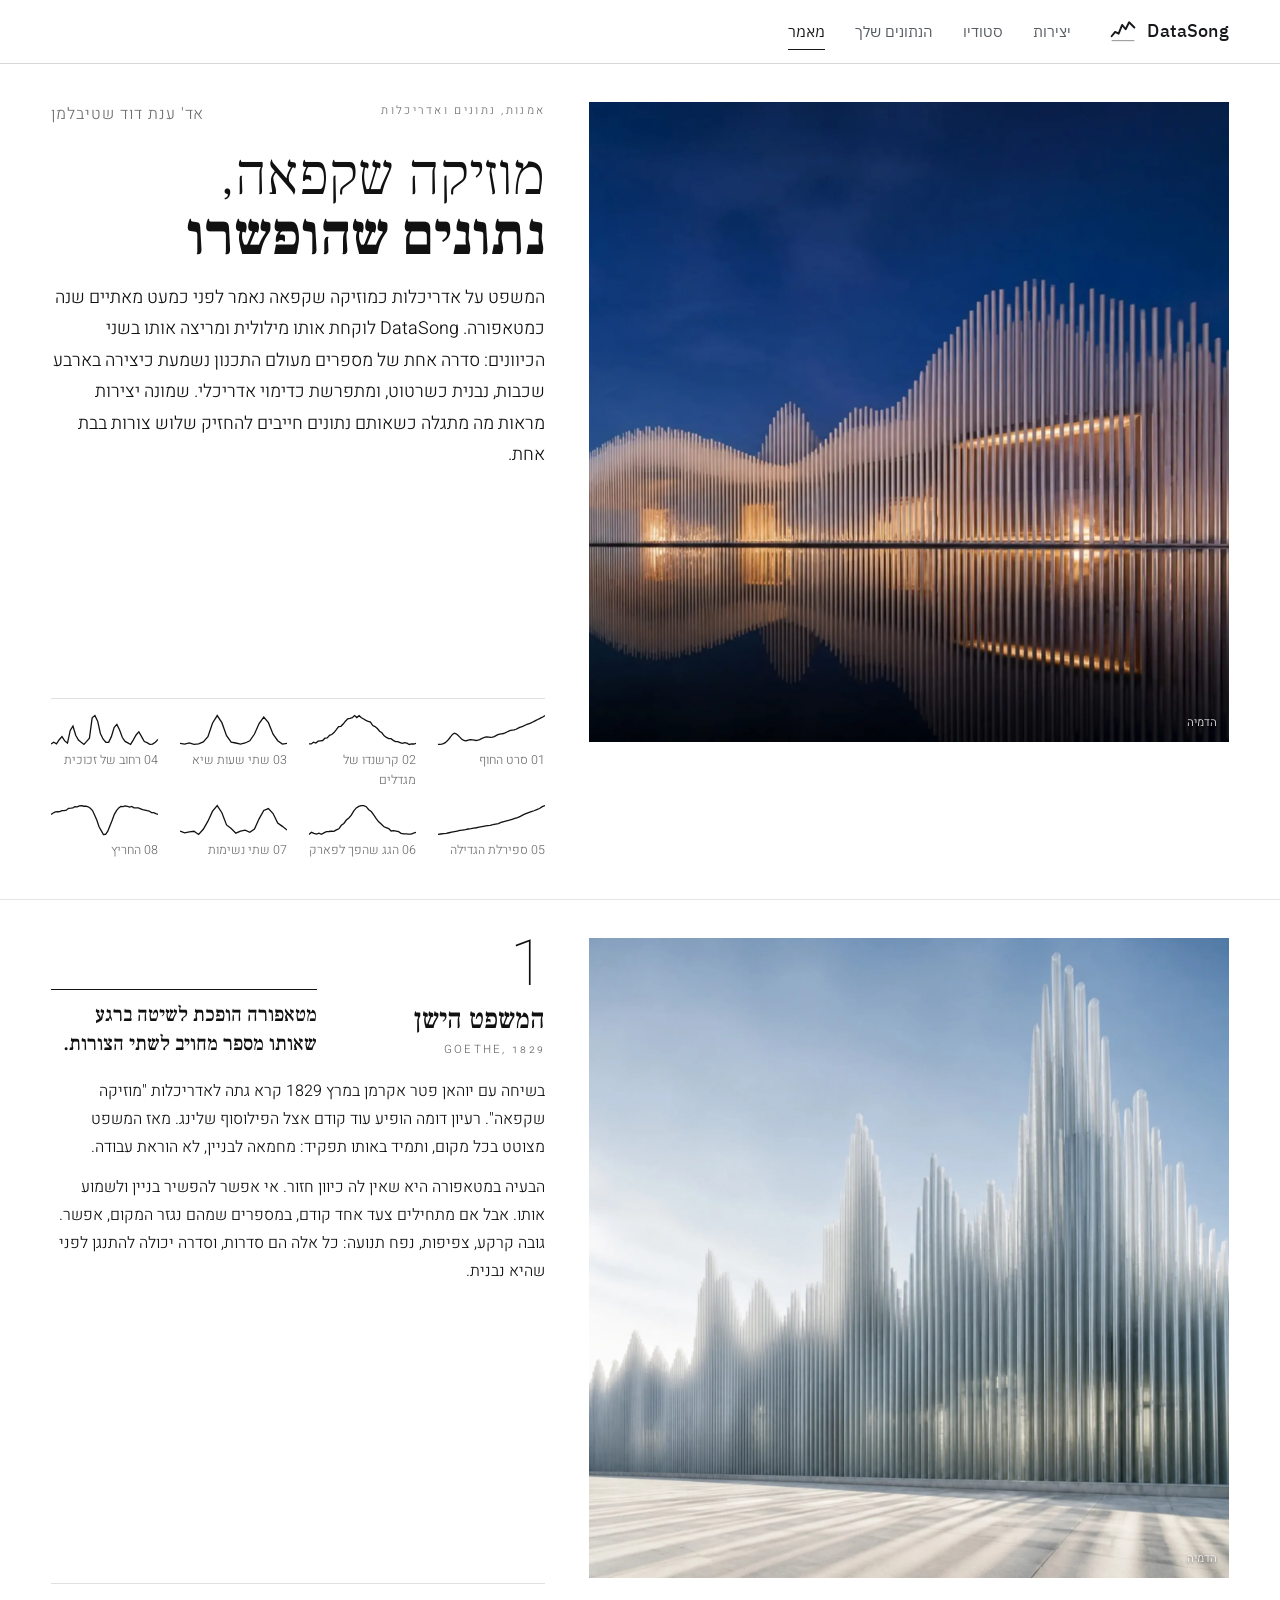
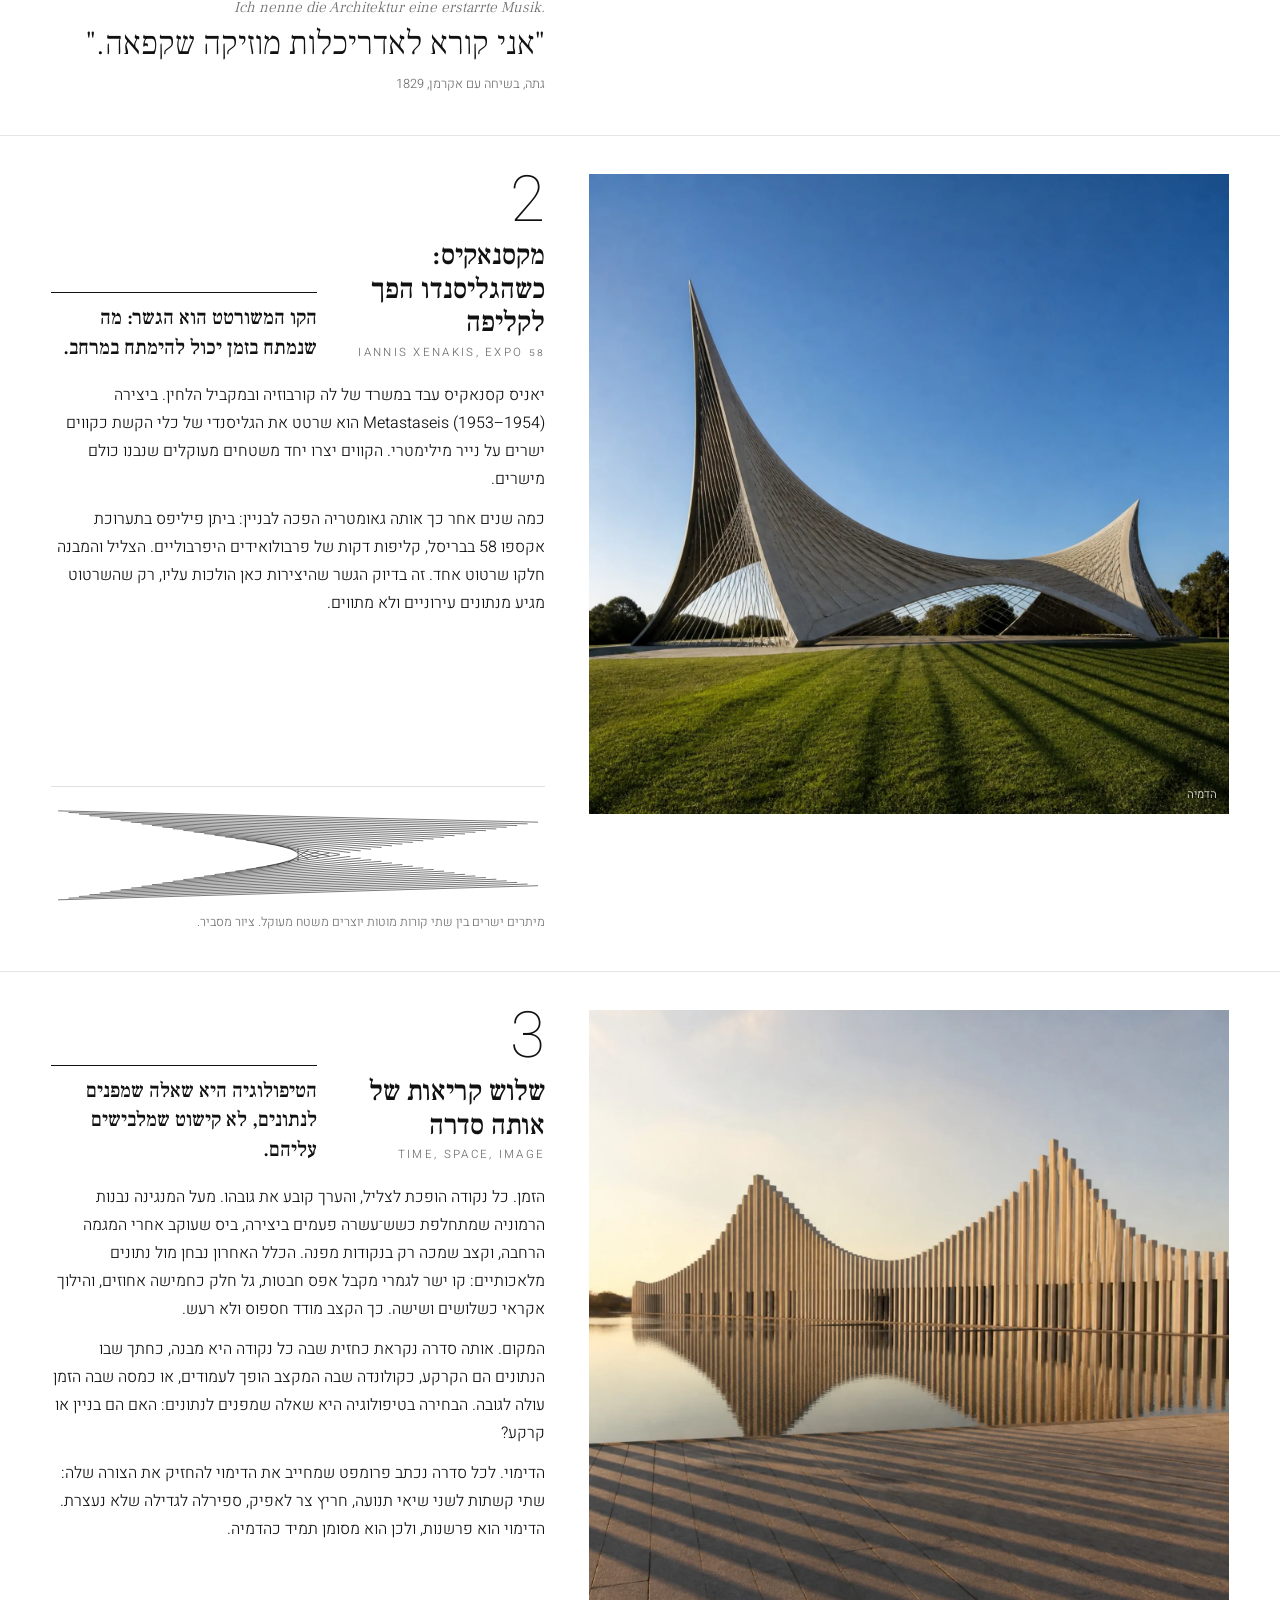
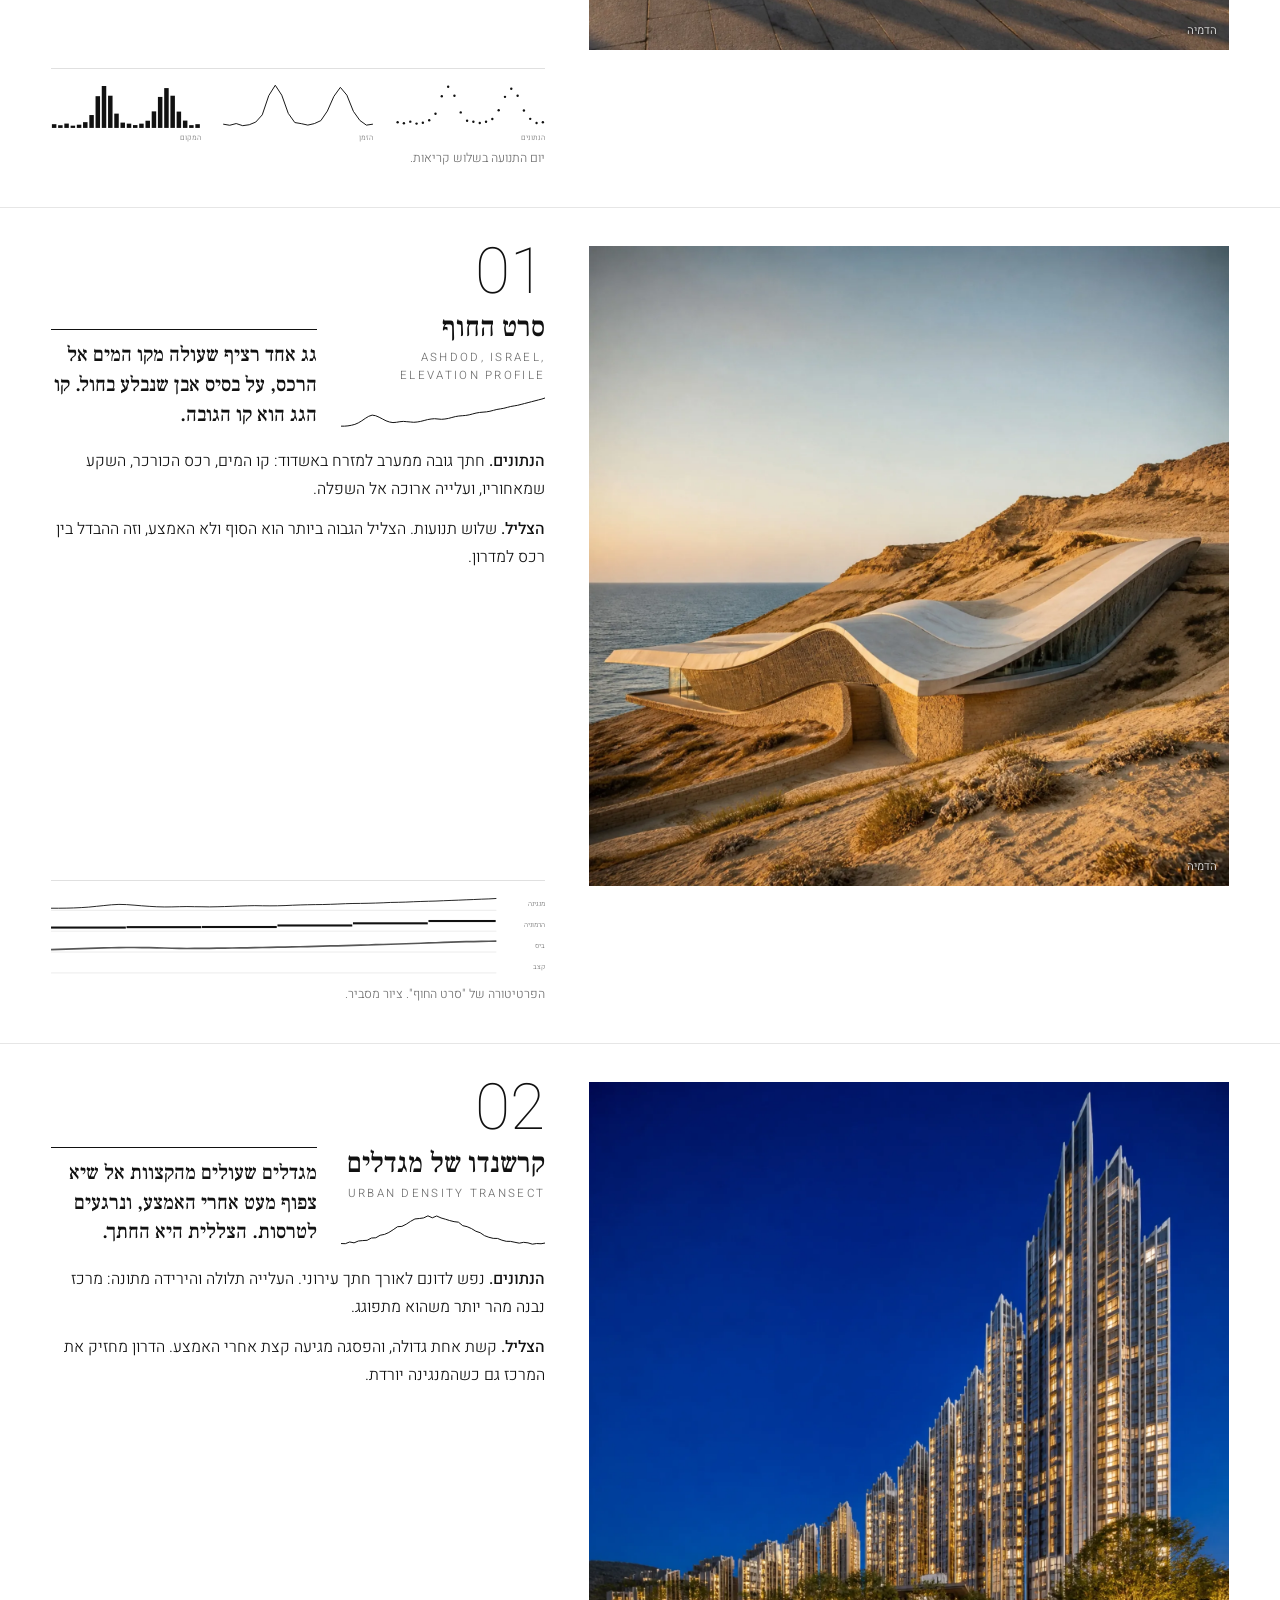
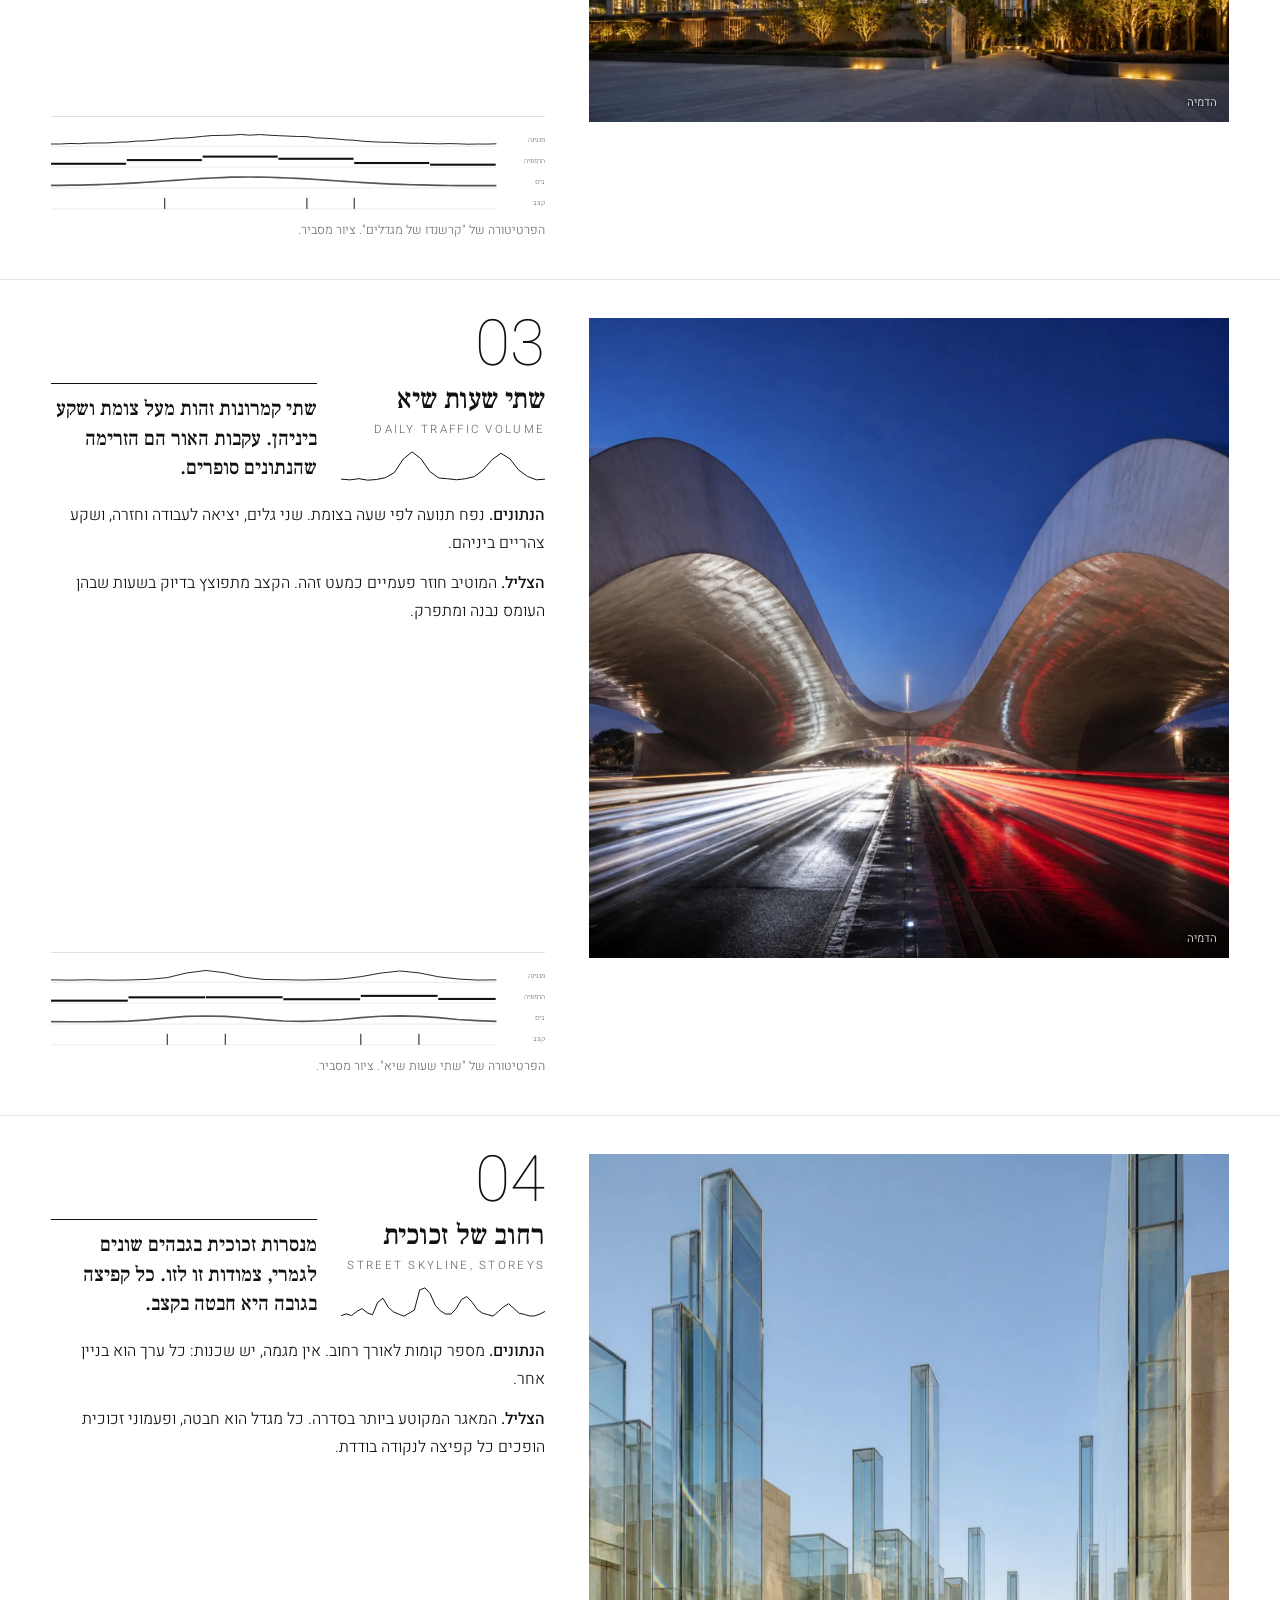
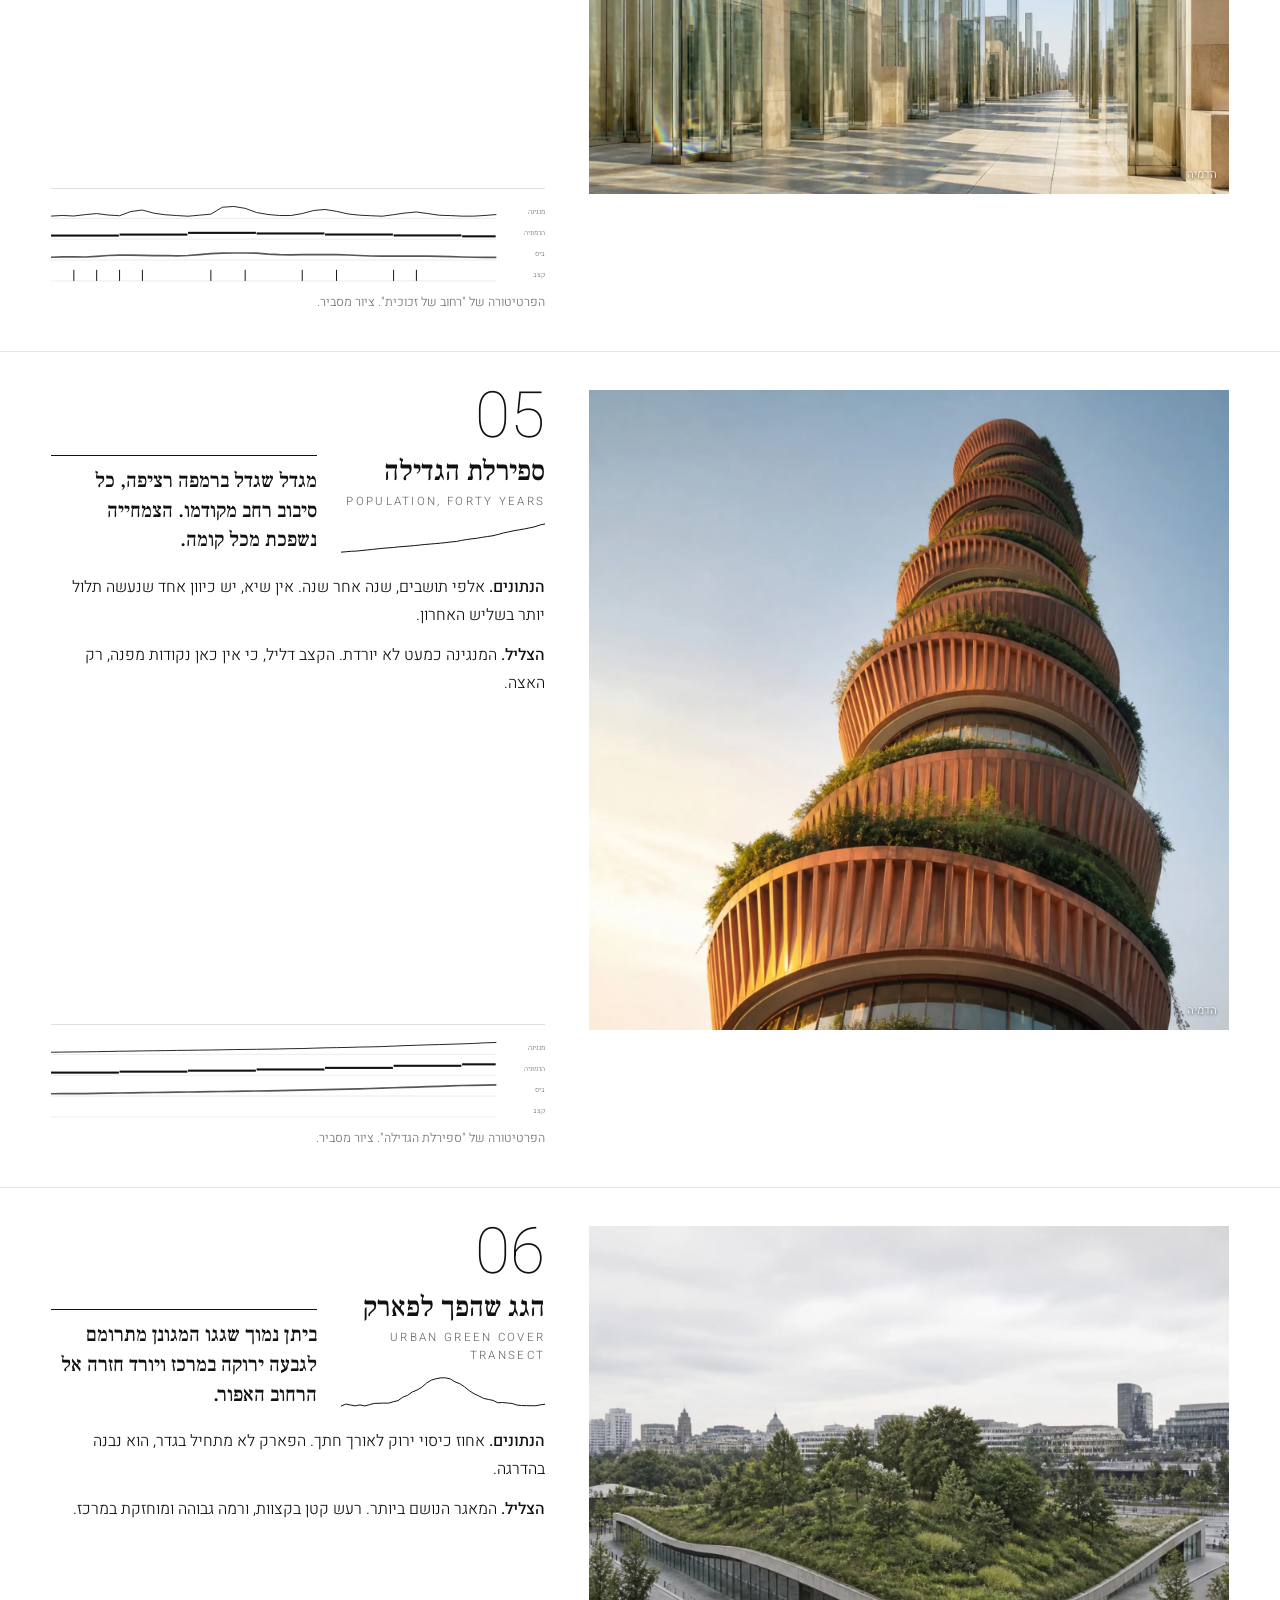
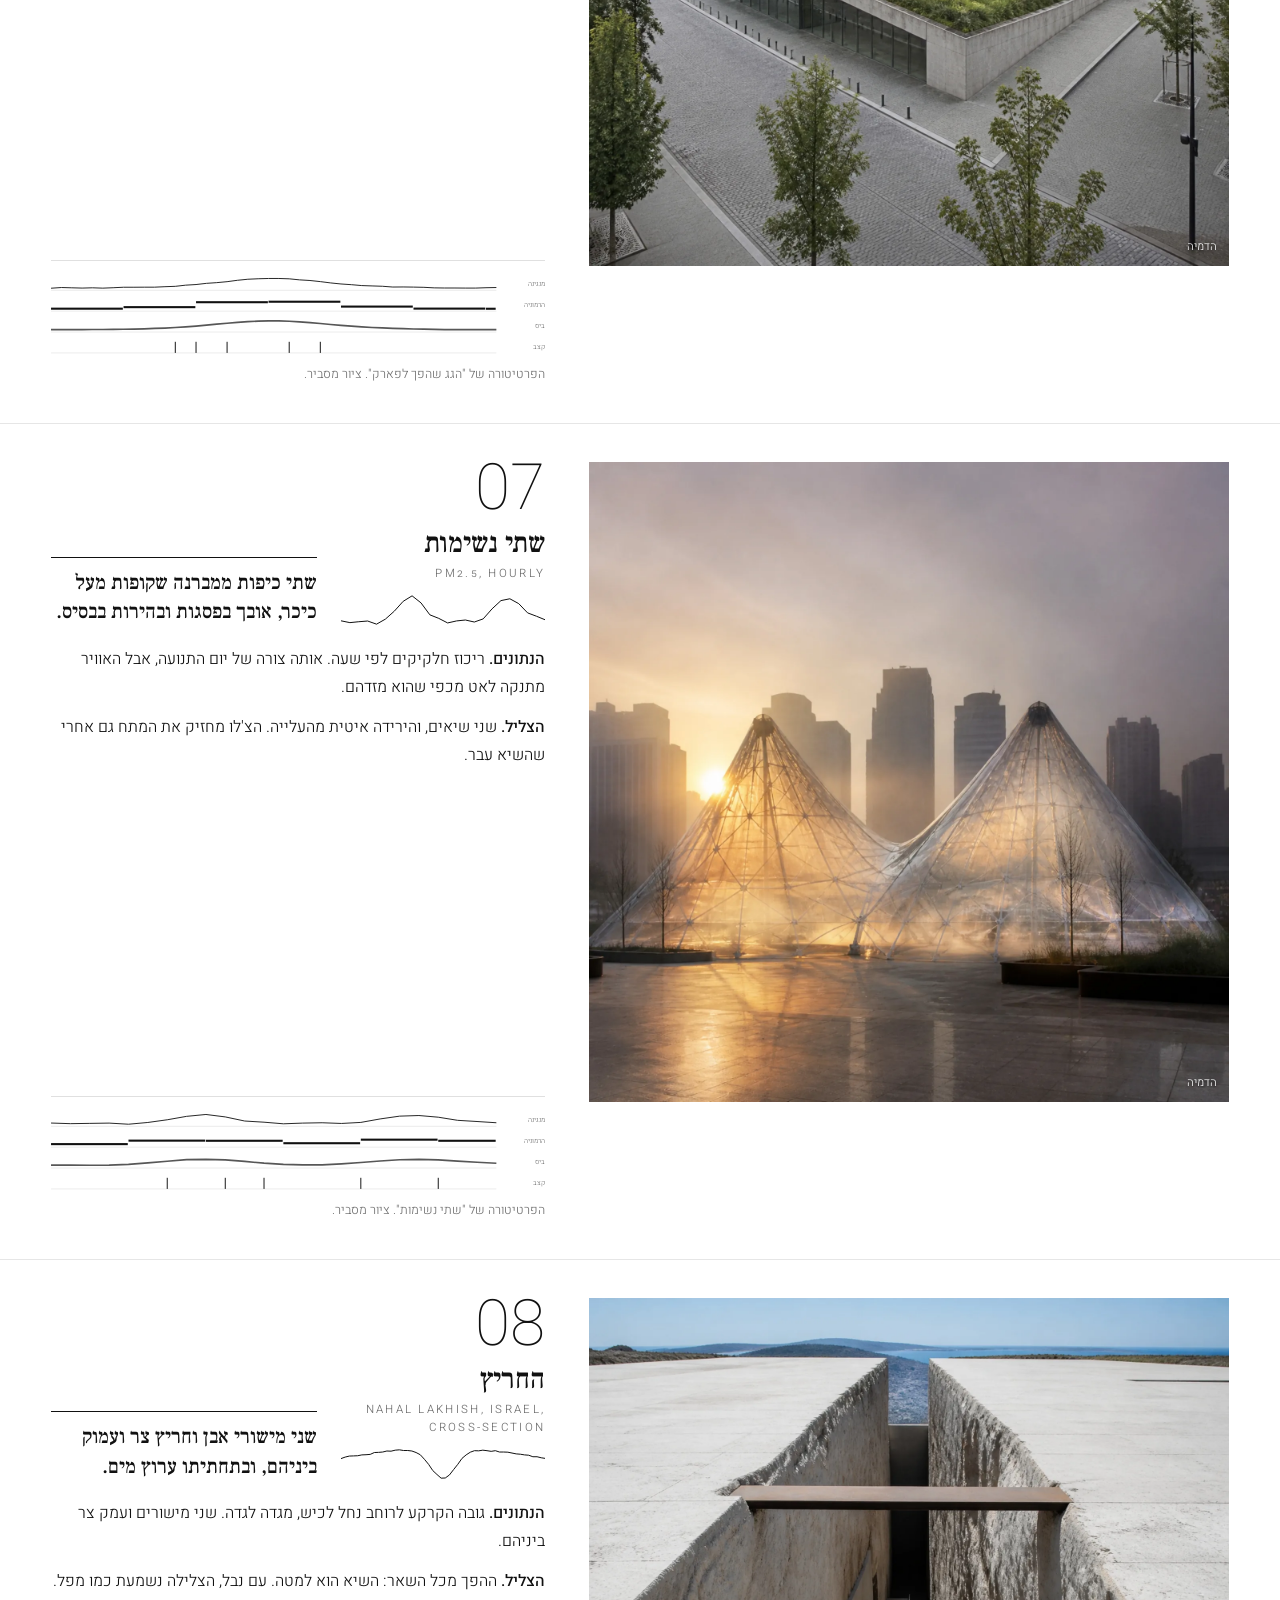
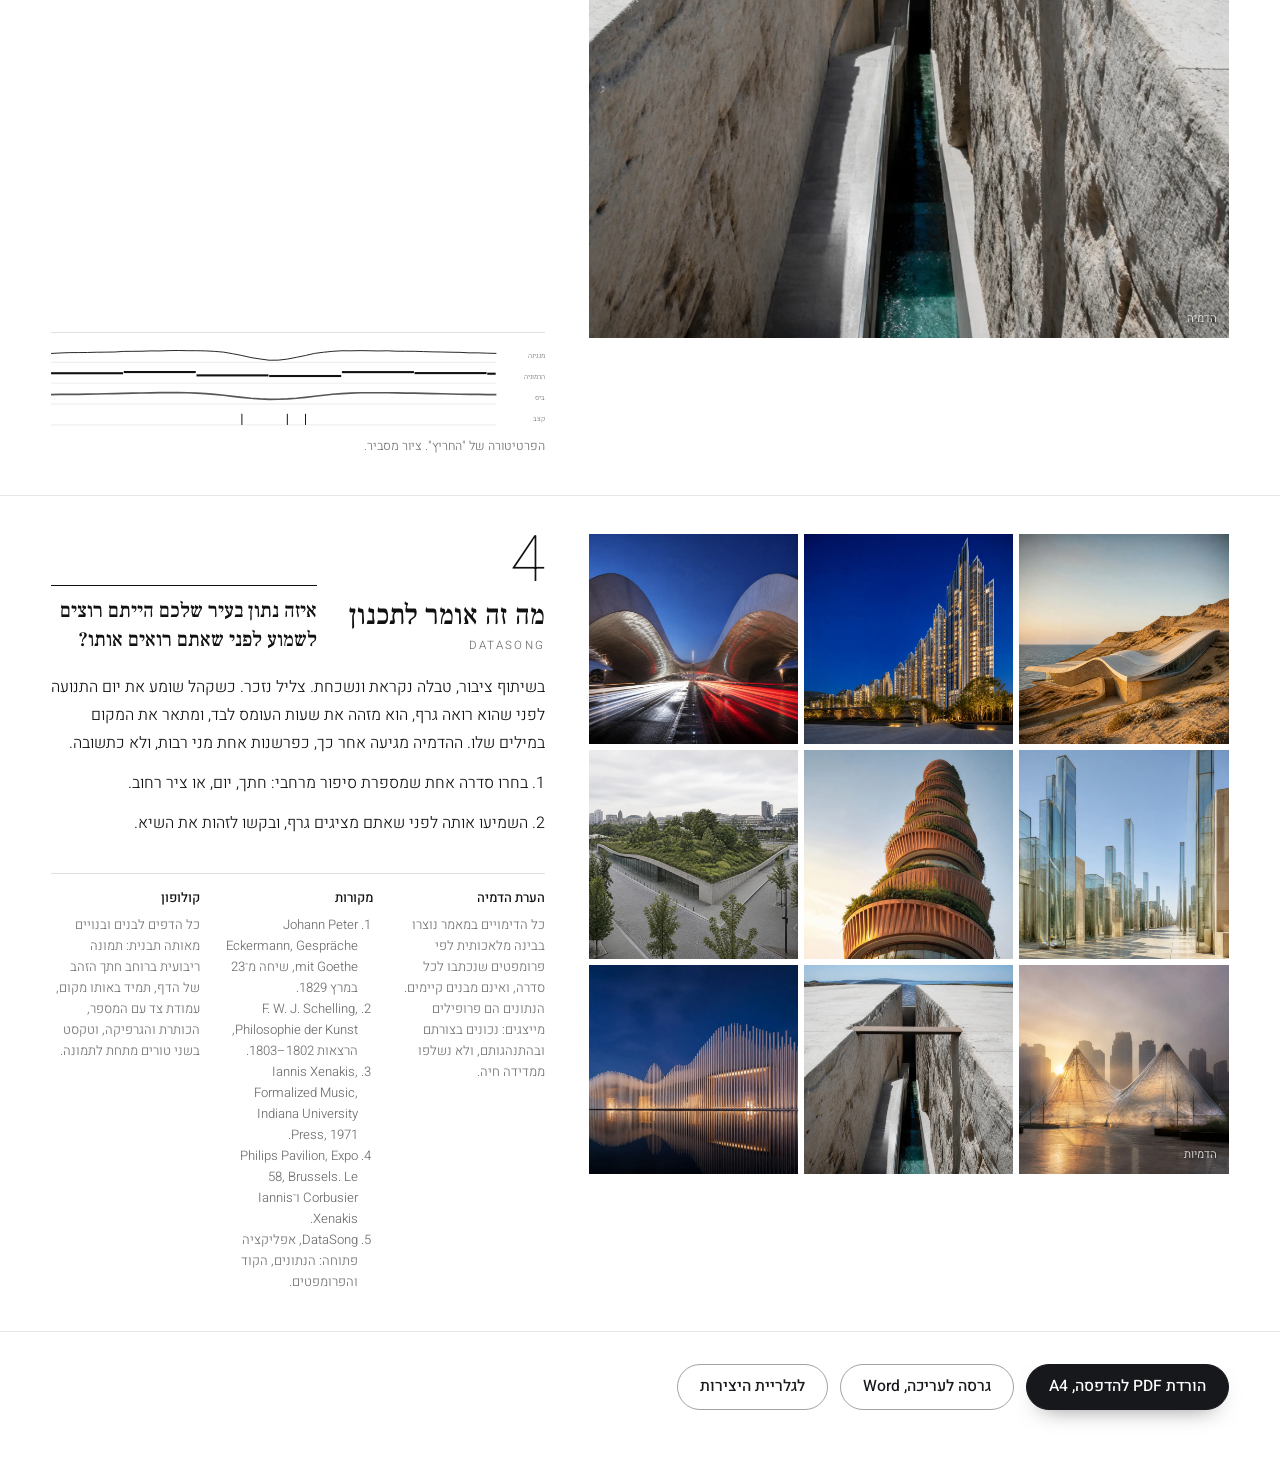
<file: article.html>
<!DOCTYPE html>
<html lang="he" dir="rtl">
<head>
<meta charset="UTF-8">
<meta name="viewport" content="width=device-width, initial-scale=1.0, viewport-fit=cover">
<title>מוזיקה שקפאה, נתונים שהופשרו · DataSong</title>
<meta name="description" content="המשפט על אדריכלות כמוזיקה שקפאה נאמר לפני כמעט מאתיים שנה כמטאפורה. DataSong לוקחת אותו מילולית ומריצה אותו בשני הכיוונים: סדרה אחת של מספרים מעולם התכנון נשמעת כיצירה בארבע שכבות, נבנית כשרטוט, ומתפרשת כדימוי אדריכלי. שמונה יצירות מראות מה מתגלה כשאותם נתונים חייבים להחזיק שלוש צורות בבת אחת.">
<meta name="theme-color" content="#ffffff">
<link rel="manifest" href="manifest.webmanifest">
<link rel="icon" href="icon.svg" type="image/svg+xml">
<link rel="preconnect" href="https://fonts.googleapis.com"><link rel="preconnect" href="https://fonts.gstatic.com" crossorigin><link href="https://fonts.googleapis.com/css2?family=Heebo:wght@100;200;300;400;500&family=Frank+Ruhl+Libre:wght@300;500;700&display=swap" rel="stylesheet">
<link href="https://fonts.googleapis.com/css2?family=IBM+Plex+Sans+Hebrew:wght@200;300;400;500&display=swap" rel="stylesheet">
<link rel="stylesheet" href="styles.css">
<style>/* עמוד המגזין באתר. אותה תבנית כמו ה-PDF (ענת, 2026-10-27): רקע לבן לכל אורך העמוד,
   בלי פסים כהים ובלי מסגרות, תמונה ריבועית אחת באותו גודל ובאותו מקום בכל מקטע,
   עמודת צד, טקסט בשני טורים ופס גרפיקה. במחשב כל מקטע הוא מסך אחד. */
body.article{--wall:#ffffff;--paper:#ffffff;background:#fff}
.mag{font-family:'Heebo',var(--sans);font-weight:300;color:#111;background:#fff}
.mag h1,.mag h2,.caption,.pull p{font-family:'Frank Ruhl Libre',serif}

.page{
  --pad:clamp(20px,3vw,40px);
  display:grid;grid-template-columns:minmax(0,1fr);gap:20px;
  padding:var(--pad) var(--gut);border-bottom:1px solid #e6e6e6;background:#fff
}
.pimg{position:relative;margin:0;aspect-ratio:1/1;overflow:hidden;background:#f2f2f2}
.pimg img{width:100%;height:100%;object-fit:cover;display:block}
.pimg.grid{display:grid;grid-template-columns:repeat(3,1fr);gap:6px;background:#fff}
.hadmaya{position:absolute;bottom:10px;inset-inline-start:12px;font-size:.72rem;color:#fff;text-shadow:0 1px 3px rgba(0,0,0,.8)}

.side{display:flex;flex-direction:column;gap:16px}
.num{font-family:'Heebo',sans-serif;font-weight:100;font-size:clamp(3rem,5vw,4.4rem);line-height:.85}
.side h2{margin:10px 0 4px;font-weight:500;font-size:clamp(1.4rem,2.2vw,1.9rem);line-height:1.2}
.label{direction:ltr;text-align:right;font-size:.72rem;letter-spacing:.2em;font-variant:small-caps;color:#707070}
.spark{display:block;width:100%;max-width:320px;height:34px;margin-top:10px;color:#111}
.caption{margin:0;font-weight:500;font-size:clamp(1.1rem,1.6vw,1.3rem);line-height:1.45;padding-top:10px;border-top:1px solid #111;max-width:56ch}
.byline{margin:0;color:#707070;letter-spacing:.06em}

.mag h1{margin:0 0 16px;line-height:1.02;font-size:clamp(2.4rem,4.6vw,4.2rem)}
.mag h1 .t1{display:block;font-weight:300}
.mag h1 .t2{display:block;font-weight:700}
.cols{columns:2 280px;column-gap:36px;font-size:1rem;line-height:1.75}
.cols p{margin:0 0 12px}
.cols b{font-weight:500}
.cover .cols{columns:1;font-size:1.12rem;max-width:62ch}

.band{border-top:1px solid #e0e0e0;padding-top:14px;color:#111}
.graphic{margin:0}
.graphic svg{width:100%;height:auto;display:block}
.graphic figcaption{margin-top:6px;font-size:.78rem;color:#707070}
.graphic .base{stroke:#d0d0d0;stroke-width:.6}
.graphic .pl{fill:none;stroke:currentColor;stroke-width:1.3}
.graphic .thick{stroke-width:2.4;opacity:.7}
.graphic rect,.graphic .fill{fill:currentColor}
.graphic .hit{stroke:currentColor;stroke-width:1.4}
.graphic .ln{font-size:10px;fill:#707070;text-anchor:start}
.graphic .rl line{stroke:currentColor;stroke-width:.8}
.pull p{margin:0 0 6px;font-weight:300;font-size:clamp(1.4rem,2.6vw,2.1rem);line-height:1.25}
.pull p[lang=de]{font-size:.95rem;color:#707070;font-style:italic;text-align:right}
.pull cite{font-style:normal;font-size:.8rem;color:#707070}
.sparks{display:grid;grid-template-columns:repeat(4,minmax(0,1fr));gap:12px 22px}
.sparks .sp svg{width:100%;height:34px}
.sparks .sp span{display:block;margin-top:4px;font-size:.78rem;color:#707070}
.notes{display:grid;grid-template-columns:repeat(3,minmax(0,1fr));gap:24px;font-size:.82rem;line-height:1.6;color:#707070}
.notes h4{margin:0 0 6px;color:#111;font-weight:500}
.notes p,.notes ol{margin:0}
.notes ol{padding-inline-start:1.1em}

.mag .dl{display:flex;flex-wrap:wrap;gap:12px;padding:32px var(--gut) 56px;background:#fff}

/* מחשב: כל מקטע מסך אחד. התמונה תמיד מימין באותו גודל, והשאר משמאלה באותו סדר */
@media (min-width:1080px) and (min-height:600px){
  .page{
    --sq:min(calc(100svh - var(--bar) - 2*var(--pad)), 50vw);
    height:calc(100svh - var(--bar));
    grid-template-columns:var(--sq) minmax(0,1fr);
    grid-template-rows:auto minmax(0,1fr) auto;
    column-gap:clamp(28px,3.4vw,56px);row-gap:18px
  }
  .pimg{grid-column:1;grid-row:1 / -1;width:var(--sq);height:var(--sq);align-self:start}
  .side{grid-column:2;grid-row:1;display:grid;grid-template-columns:minmax(0,1fr) minmax(0,1.3fr);gap:24px;align-items:end}
  .side-top{align-self:start}
  .body{grid-column:2;grid-row:2;min-height:0;overflow:hidden}
  .band{grid-column:2;grid-row:3}
  .cover .side{grid-template-columns:minmax(0,1fr) auto}
}
@media (max-width:620px){
  .sparks{grid-template-columns:repeat(2,minmax(0,1fr))}
  .notes{grid-template-columns:minmax(0,1fr)}
}
</style>
<script src="https://appofapp-gh.vercel.app/ai-menu.js"></script>
</head>
<body class="article">
<!-- נוצר על ידי tools/build_article.py. לעריכת התוכן: tools/article_content.py -->
<div class="app" id="app">
  <header class="topbar">
    <a class="brand" href="index.html#/" aria-label="DataSong, לדף הבית">
      <svg class="brandmark" viewBox="0 0 32 32" aria-hidden="true"><path d="M3 22 L7 17 L11 19 L15 9 L19 14 L23 6 L29 12" fill="none" stroke="currentColor" stroke-width="2.2" stroke-linejoin="round" stroke-linecap="round"/><path d="M3 27 H29" stroke="currentColor" stroke-width="1.2" opacity=".45"/></svg>
      <span>DataSong</span>
    </a>
    <nav class="nav" aria-label="ניווט ראשי">
      <a href="index.html#/">יצירות</a>
      <a href="index.html#/work/01_ashdod_elevation">סטודיו</a>
      <a href="index.html#/data">הנתונים שלך</a>
      <a href="article.html" aria-current="page">מאמר</a>
    </nav>
    <span class="grow"></span>
    <ai-menu chat="https://claude.ai/code/session_017XCpuEgzrjyP4rAvwPMzjL"></ai-menu>
  </header>
  <article class="mag">
    <section class="page cover" data-n="1"><figure class="pimg"><img src="art/hero-sq.webp" alt="ביתן הגל: חזית של להבים לבנים שגובהם עוקב אחרי גל קול"><span class="hadmaya">הדמיה</span></figure><aside class="side"><div class="side-top"><div class="label">אמנות, נתונים ואדריכלות</div></div><p class="byline">אד&#x27; ענת דוד שטיבלמן</p></aside><div class="body"><h1><span class="t1">מוזיקה שקפאה,</span><span class="t2">נתונים שהופשרו</span></h1><div class="cols"><p>המשפט על אדריכלות כמוזיקה שקפאה נאמר לפני כמעט מאתיים שנה כמטאפורה. DataSong לוקחת אותו מילולית ומריצה אותו בשני הכיוונים: סדרה אחת של מספרים מעולם התכנון נשמעת כיצירה בארבע שכבות, נבנית כשרטוט, ומתפרשת כדימוי אדריכלי. שמונה יצירות מראות מה מתגלה כשאותם נתונים חייבים להחזיק שלוש צורות בבת אחת.</p></div></div><div class="band"><figure class="graphic sparks"><div class="sp"><svg viewBox="0 0 100 40" preserveAspectRatio="none"><path d="M0.00 37.00 L1.69 37.00 L3.39 36.64 L5.08 35.93 L6.78 34.85 L8.47 33.06 L10.17 30.56 L11.86 27.69 L13.56 25.19 L15.25 23.76 L16.95 24.47 L18.64 26.26 L20.34 28.41 L22.03 30.56 L23.73 31.99 L25.42 32.71 L27.12 32.35 L28.81 31.63 L30.51 31.27 L32.20 31.63 L33.90 31.99 L35.59 32.35 L37.29 31.99 L38.98 31.27 L40.68 30.20 L42.37 29.13 L44.07 28.41 L45.76 28.05 L47.46 28.41 L49.15 28.77 L50.85 28.41 L52.54 27.69 L54.24 26.62 L55.93 25.55 L57.63 24.83 L59.32 24.47 L61.02 24.12 L62.71 23.40 L64.41 22.33 L66.10 21.25 L67.80 20.54 L69.49 20.18 L71.19 19.82 L72.88 19.11 L74.58 18.03 L76.27 16.96 L77.97 16.24 L79.66 15.53 L81.36 14.45 L83.05 13.38 L84.75 12.66 L86.44 11.95 L88.14 10.87 L89.83 9.80 L91.53 8.73 L93.22 7.65 L94.92 6.58 L96.61 5.51 L98.31 4.43 L100.00 3.00" class="pl" vector-effect="non-scaling-stroke"/></svg><span>01 סרט החוף</span></div><div class="sp"><svg viewBox="0 0 100 40" preserveAspectRatio="none"><path d="M0.00 36.27 L2.13 36.38 L4.26 34.37 L6.38 35.39 L8.51 33.21 L10.64 32.70 L12.77 32.37 L14.89 29.63 L17.02 29.34 L19.15 26.31 L21.28 25.29 L23.40 22.99 L25.53 19.67 L27.66 16.06 L29.79 15.66 L31.91 13.03 L34.04 9.64 L36.17 6.76 L38.30 6.21 L40.43 5.48 L42.55 3.00 L44.68 5.37 L46.81 3.18 L48.94 5.52 L51.06 7.05 L53.19 8.65 L55.32 9.97 L57.45 10.62 L59.57 14.78 L61.70 16.02 L63.83 18.29 L65.96 21.46 L68.09 23.25 L70.21 26.79 L72.34 28.72 L74.47 30.03 L76.60 30.14 L78.72 32.18 L80.85 33.57 L82.98 33.68 L85.11 34.77 L87.23 35.80 L89.36 34.81 L91.49 35.43 L93.62 37.00 L95.74 36.23 L97.87 36.49 L100.00 35.58" class="pl" vector-effect="non-scaling-stroke"/></svg><span>02 קרשנדו של מגדלים</span></div><div class="sp"><svg viewBox="0 0 100 40" preserveAspectRatio="none"><path d="M0.00 35.74 L4.35 36.66 L8.70 35.22 L13.04 37.00 L17.39 36.21 L21.74 33.99 L26.09 27.91 L30.43 11.75 L34.78 3.00 L39.13 11.37 L43.48 26.68 L47.83 34.37 L52.17 35.29 L56.52 36.52 L60.87 35.26 L65.22 32.76 L69.57 24.73 L73.91 12.36 L78.26 4.78 L82.61 11.34 L86.96 24.94 L91.30 32.63 L95.65 36.56 L100.00 35.74" class="pl" vector-effect="non-scaling-stroke"/></svg><span>03 שתי שעות שיא</span></div><div class="sp"><svg viewBox="0 0 100 40" preserveAspectRatio="none"><path d="M0.00 36.46 L2.56 34.30 L5.13 36.28 L7.69 31.42 L10.26 27.83 L12.82 32.86 L15.38 35.38 L17.95 20.45 L20.51 15.41 L23.08 26.21 L25.64 31.78 L28.21 34.48 L30.77 37.00 L33.33 33.40 L35.90 29.62 L38.46 5.70 L41.03 3.00 L43.59 9.66 L46.15 24.05 L48.72 30.88 L51.28 34.48 L53.85 34.48 L56.41 27.83 L58.97 17.03 L61.54 13.43 L64.10 20.09 L66.67 28.90 L69.23 33.40 L71.79 35.20 L74.36 37.00 L76.92 31.60 L79.49 25.85 L82.05 22.07 L84.62 27.83 L87.18 33.58 L89.74 34.84 L92.31 36.82 L94.87 36.64 L97.44 34.30 L100.00 31.06" class="pl" vector-effect="non-scaling-stroke"/></svg><span>04 רחוב של זכוכית</span></div><div class="sp"><svg viewBox="0 0 100 40" preserveAspectRatio="none"><path d="M0.00 37.00 L2.56 36.47 L5.13 35.93 L7.69 35.67 L10.26 35.00 L12.82 34.33 L15.38 33.67 L17.95 33.00 L20.51 32.33 L23.08 31.80 L25.64 31.40 L28.21 30.60 L30.77 30.20 L33.33 29.67 L35.90 29.13 L38.46 28.47 L41.03 27.80 L43.59 27.27 L46.15 26.73 L48.72 26.20 L51.28 25.53 L53.85 24.73 L56.41 24.20 L58.97 22.87 L61.54 21.80 L64.10 21.00 L66.67 20.20 L69.23 19.13 L71.79 18.20 L74.36 17.27 L76.92 15.67 L79.49 13.93 L82.05 12.60 L84.62 11.27 L87.18 10.20 L89.74 9.13 L92.31 7.80 L94.87 6.47 L97.44 4.33 L100.00 3.00" class="pl" vector-effect="non-scaling-stroke"/></svg><span>05 ספירלת הגדילה</span></div><div class="sp"><svg viewBox="0 0 100 40" preserveAspectRatio="none"><path d="M0.00 37.00 L2.33 34.49 L4.65 35.63 L6.98 36.63 L9.30 35.49 L11.63 36.77 L13.95 35.22 L16.28 33.66 L18.60 33.53 L20.93 33.25 L23.26 33.44 L25.58 31.70 L27.91 30.33 L30.23 26.26 L32.56 24.02 L34.88 20.00 L37.21 17.62 L39.53 14.29 L41.86 9.22 L44.19 5.79 L46.51 4.05 L48.84 3.05 L51.16 3.00 L53.49 4.33 L55.81 7.89 L58.14 10.04 L60.47 13.92 L62.79 18.49 L65.12 22.10 L67.44 24.71 L69.77 27.68 L72.09 28.91 L74.42 30.10 L76.74 32.93 L79.07 32.61 L81.40 33.21 L83.72 33.76 L86.05 35.67 L88.37 36.27 L90.70 36.36 L93.02 36.50 L95.35 36.50 L97.67 35.35 L100.00 34.62" class="pl" vector-effect="non-scaling-stroke"/></svg><span>06 הגג שהפך לפארק</span></div><div class="sp"><svg viewBox="0 0 100 40" preserveAspectRatio="none"><path d="M0.00 32.98 L4.35 35.17 L8.70 34.08 L13.04 33.22 L17.39 37.00 L21.74 30.91 L26.09 21.40 L30.43 9.58 L34.78 3.00 L39.13 11.41 L43.48 25.79 L47.83 30.05 L52.17 35.54 L56.52 33.10 L60.87 32.00 L65.22 34.44 L69.57 30.66 L73.91 18.60 L78.26 8.73 L82.61 6.53 L86.96 12.38 L91.30 23.47 L95.65 27.49 L100.00 31.88" class="pl" vector-effect="non-scaling-stroke"/></svg><span>07 שתי נשימות</span></div><div class="sp"><svg viewBox="0 0 100 40" preserveAspectRatio="none"><path d="M0.00 13.52 L2.04 11.70 L4.08 10.49 L6.12 10.29 L8.16 10.08 L10.20 9.07 L12.24 8.87 L14.29 8.46 L16.33 6.24 L18.37 6.04 L20.41 5.63 L22.45 4.42 L24.49 4.62 L26.53 3.40 L28.57 3.00 L30.61 3.81 L32.65 3.81 L34.69 4.42 L36.73 6.24 L38.78 8.87 L40.82 14.33 L42.86 20.40 L44.90 27.89 L46.94 32.55 L48.98 37.00 L51.02 36.80 L53.06 33.15 L55.10 26.68 L57.14 20.40 L59.18 13.32 L61.22 9.07 L63.27 5.83 L65.31 4.01 L67.35 4.21 L69.39 3.40 L71.43 4.01 L73.47 4.82 L75.51 4.01 L77.55 5.63 L79.59 5.63 L81.63 5.83 L83.67 6.85 L85.71 7.86 L87.76 8.26 L89.80 9.07 L91.84 9.48 L93.88 11.30 L95.92 11.30 L97.96 12.51 L100.00 13.32" class="pl" vector-effect="non-scaling-stroke"/></svg><span>08 החריץ</span></div></figure></div></section><section class="page chapter" data-n="2"><figure class="pimg"><img src="art/ch1_frozen_music.webp" alt="חזית של אולם קונצרטים עשויה להבי זכוכית, כמו גל קול שקפא"><span class="hadmaya">הדמיה</span></figure><aside class="side"><div class="side-top"><div class="num">1</div><h2>המשפט הישן</h2><div class="label">GOETHE, 1829</div></div><p class="caption">מטאפורה הופכת לשיטה ברגע שאותו מספר מחויב לשתי הצורות.</p></aside><div class="body"><div class="cols"><p>בשיחה עם יוהאן פטר אקרמן במרץ 1829 קרא גתה לאדריכלות &quot;מוזיקה שקפאה&quot;. רעיון דומה הופיע עוד קודם אצל הפילוסוף שלינג. מאז המשפט מצוטט בכל מקום, ותמיד באותו תפקיד: מחמאה לבניין, לא הוראת עבודה.</p><p>הבעיה במטאפורה היא שאין לה כיוון חזור. אי אפשר להפשיר בניין ולשמוע אותו. אבל אם מתחילים צעד אחד קודם, במספרים שמהם נגזר המקום, אפשר. גובה קרקע, צפיפות, נפח תנועה: כל אלה הם סדרות, וסדרה יכולה להתנגן לפני שהיא נבנית.</p></div></div><div class="band"><blockquote class="graphic pull"><p lang="de" dir="ltr">Ich nenne die Architektur eine erstarrte Musik.</p><p class="he">"אני קורא לאדריכלות מוזיקה שקפאה."</p><cite>גתה, בשיחה עם אקרמן, 1829</cite></blockquote></div></section><section class="page chapter" data-n="3"><figure class="pimg"><img src="art/ch2_ruled_shell.webp" alt="ביתן של קליפות בטון מעוקלות שנבנו מקווים ישרים"><span class="hadmaya">הדמיה</span></figure><aside class="side"><div class="side-top"><div class="num">2</div><h2>מקסנאקיס: כשהגליסנדו הפך לקליפה</h2><div class="label">IANNIS XENAKIS, EXPO 58</div></div><p class="caption">הקו המשורטט הוא הגשר: מה שנמתח בזמן יכול להימתח במרחב.</p></aside><div class="body"><div class="cols"><p>יאניס קסנאקיס עבד במשרד של לה קורבוזיה ובמקביל הלחין. ביצירה Metastaseis (1953–1954) הוא שרטט את הגליסנדי של כלי הקשת כקווים ישרים על נייר מילימטרי. הקווים יצרו יחד משטחים מעוקלים שנבנו כולם מישרים.</p><p>כמה שנים אחר כך אותה גאומטריה הפכה לבניין: ביתן פיליפס בתערוכת אקספו 58 בבריסל, קליפות דקות של פרבולואידים היפרבוליים. הצליל והמבנה חלקו שרטוט אחד. זה בדיוק הגשר שהיצירות כאן הולכות עליו, רק שהשרטוט מגיע מנתונים עירוניים ולא מתווים.</p></div></div><div class="band"><figure class="graphic ruled"><svg viewBox="0 0 700 150"><g class="rl"><line x1="10.0" y1="14.0" x2="690.0" y2="30.0"/><line x1="24.8" y1="16.3" x2="675.2" y2="32.4"/><line x1="39.6" y1="18.6" x2="660.4" y2="34.8"/><line x1="54.3" y1="20.9" x2="645.7" y2="37.2"/><line x1="69.1" y1="23.2" x2="630.9" y2="39.6"/><line x1="83.9" y1="25.5" x2="616.1" y2="42.0"/><line x1="98.7" y1="27.8" x2="601.3" y2="44.3"/><line x1="113.5" y1="30.1" x2="586.5" y2="46.7"/><line x1="128.3" y1="32.4" x2="571.7" y2="49.1"/><line x1="143.0" y1="34.7" x2="557.0" y2="51.5"/><line x1="157.8" y1="37.0" x2="542.2" y2="53.9"/><line x1="172.6" y1="39.3" x2="527.4" y2="56.3"/><line x1="187.4" y1="41.7" x2="512.6" y2="58.7"/><line x1="202.2" y1="44.0" x2="497.8" y2="61.1"/><line x1="217.0" y1="46.3" x2="483.0" y2="63.5"/><line x1="231.7" y1="48.6" x2="468.3" y2="65.9"/><line x1="246.5" y1="50.9" x2="453.5" y2="68.3"/><line x1="261.3" y1="53.2" x2="438.7" y2="70.7"/><line x1="276.1" y1="55.5" x2="423.9" y2="73.0"/><line x1="290.9" y1="57.8" x2="409.1" y2="75.4"/><line x1="305.7" y1="60.1" x2="394.3" y2="77.8"/><line x1="320.4" y1="62.4" x2="379.6" y2="80.2"/><line x1="335.2" y1="64.7" x2="364.8" y2="82.6"/><line x1="350.0" y1="67.0" x2="350.0" y2="85.0"/><line x1="364.8" y1="69.3" x2="335.2" y2="87.4"/><line x1="379.6" y1="71.6" x2="320.4" y2="89.8"/><line x1="394.3" y1="73.9" x2="305.7" y2="92.2"/><line x1="409.1" y1="76.2" x2="290.9" y2="94.6"/><line x1="423.9" y1="78.5" x2="276.1" y2="97.0"/><line x1="438.7" y1="80.8" x2="261.3" y2="99.3"/><line x1="453.5" y1="83.1" x2="246.5" y2="101.7"/><line x1="468.3" y1="85.4" x2="231.7" y2="104.1"/><line x1="483.0" y1="87.7" x2="217.0" y2="106.5"/><line x1="497.8" y1="90.0" x2="202.2" y2="108.9"/><line x1="512.6" y1="92.3" x2="187.4" y2="111.3"/><line x1="527.4" y1="94.7" x2="172.6" y2="113.7"/><line x1="542.2" y1="97.0" x2="157.8" y2="116.1"/><line x1="557.0" y1="99.3" x2="143.0" y2="118.5"/><line x1="571.7" y1="101.6" x2="128.3" y2="120.9"/><line x1="586.5" y1="103.9" x2="113.5" y2="123.3"/><line x1="601.3" y1="106.2" x2="98.7" y2="125.7"/><line x1="616.1" y1="108.5" x2="83.9" y2="128.0"/><line x1="630.9" y1="110.8" x2="69.1" y2="130.4"/><line x1="645.7" y1="113.1" x2="54.3" y2="132.8"/><line x1="660.4" y1="115.4" x2="39.6" y2="135.2"/><line x1="675.2" y1="117.7" x2="24.8" y2="137.6"/><line x1="690.0" y1="120.0" x2="10.0" y2="140.0"/></g></svg><figcaption>מיתרים ישרים בין שתי קורות מוטות יוצרים משטח מעוקל. ציור מסביר.</figcaption></figure></div></section><section class="page chapter" data-n="4"><figure class="pimg"><img src="art/ch3_three_readings.webp" alt="גלריה שקו הגג שלה הוא גרף בשני שיאים, משתקף במים ומטיל צל"><span class="hadmaya">הדמיה</span></figure><aside class="side"><div class="side-top"><div class="num">3</div><h2>שלוש קריאות של אותה סדרה</h2><div class="label">TIME, SPACE, IMAGE</div></div><p class="caption">הטיפולוגיה היא שאלה שמפנים לנתונים, לא קישוט שמלבישים עליהם.</p></aside><div class="body"><div class="cols"><p>הזמן. כל נקודה הופכת לצליל, והערך קובע את גובהו. מעל המנגינה נבנות הרמוניה שמתחלפת כשש־עשרה פעמים ביצירה, ביס שעוקב אחרי המגמה הרחבה, וקצב שמכה רק בנקודות מפנה. הכלל האחרון נבחן מול נתונים מלאכותיים: קו ישר לגמרי מקבל אפס חבטות, גל חלק כחמישה אחוזים, והילוך אקראי כשלושים ושישה. כך הקצב מודד חספוס ולא רעש.</p><p>המקום. אותה סדרה נקראת כחזית שבה כל נקודה היא מבנה, כחתך שבו הנתונים הם הקרקע, כקולונדה שבה המקצב הופך לעמודים, או כמסה שבה הזמן עולה לגובה. הבחירה בטיפולוגיה היא שאלה שמפנים לנתונים: האם הם בניין או קרקע?</p><p>הדימוי. לכל סדרה נכתב פרומפט שמחייב את הדימוי להחזיק את הצורה שלה: שתי קשתות לשני שיאי תנועה, חריץ צר לאפיק, ספירלה לגדילה שלא נעצרת. הדימוי הוא פרשנות, ולכן הוא מסומן תמיד כהדמיה.</p></div></div><div class="band"><figure class="graphic"><svg viewBox="0 0 660 80"><g transform="translate(460 0)"><text x="200" y="76" class="ln">הנתונים</text><g class="fill"><circle cx="3.0" cy="52.4" r="1.6"/><circle cx="11.4" cy="53.7" r="1.6"/><circle cx="19.9" cy="51.6" r="1.6"/><circle cx="28.3" cy="54.2" r="1.6"/><circle cx="36.7" cy="53.0" r="1.6"/><circle cx="45.2" cy="49.8" r="1.6"/><circle cx="53.6" cy="41.0" r="1.6"/><circle cx="62.0" cy="17.7" r="1.6"/><circle cx="70.5" cy="5.0" r="1.6"/><circle cx="78.9" cy="17.1" r="1.6"/><circle cx="87.3" cy="39.3" r="1.6"/><circle cx="95.8" cy="50.4" r="1.6"/><circle cx="104.2" cy="51.7" r="1.6"/><circle cx="112.7" cy="53.5" r="1.6"/><circle cx="121.1" cy="51.7" r="1.6"/><circle cx="129.5" cy="48.1" r="1.6"/><circle cx="138.0" cy="36.4" r="1.6"/><circle cx="146.4" cy="18.5" r="1.6"/><circle cx="154.8" cy="7.6" r="1.6"/><circle cx="163.3" cy="17.1" r="1.6"/><circle cx="171.7" cy="36.7" r="1.6"/><circle cx="180.1" cy="47.9" r="1.6"/><circle cx="188.6" cy="53.5" r="1.6"/><circle cx="197.0" cy="52.4" r="1.6"/></g></g><g transform="translate(230 0)"><text x="200" y="76" class="ln">הזמן</text><path d="M0.00 54.99 L8.70 56.46 L17.39 54.18 L26.09 57.00 L34.78 55.75 L43.48 52.22 L52.17 42.56 L60.87 16.89 L69.57 3.00 L78.26 16.30 L86.96 40.61 L95.65 52.82 L104.35 54.29 L113.04 56.24 L121.74 54.23 L130.43 50.27 L139.13 37.52 L147.83 17.87 L156.52 5.82 L165.22 16.24 L173.91 37.84 L182.61 50.05 L191.30 56.29 L200.00 54.99" class="pl"/></g><g transform="translate(0 0)"><text x="200" y="76" class="ln">המקום</text><g class="fill"><rect x="1.2" y="55.0" width="6.0" height="5.0"/><rect x="9.5" y="56.4" width="6.0" height="3.6"/><rect x="17.8" y="54.2" width="6.0" height="5.8"/><rect x="26.2" y="57.0" width="6.0" height="3.0"/><rect x="34.5" y="55.7" width="6.0" height="4.3"/><rect x="42.8" y="52.3" width="6.0" height="7.7"/><rect x="51.2" y="42.8" width="6.0" height="17.2"/><rect x="59.5" y="17.6" width="6.0" height="42.4"/><rect x="67.8" y="4.0" width="6.0" height="56.0"/><rect x="76.2" y="17.0" width="6.0" height="43.0"/><rect x="84.5" y="40.9" width="6.0" height="19.1"/><rect x="92.8" y="52.9" width="6.0" height="7.1"/><rect x="101.2" y="54.3" width="6.0" height="5.7"/><rect x="109.5" y="56.2" width="6.0" height="3.8"/><rect x="117.8" y="54.3" width="6.0" height="5.7"/><rect x="126.2" y="50.4" width="6.0" height="9.6"/><rect x="134.5" y="37.9" width="6.0" height="22.1"/><rect x="142.8" y="18.6" width="6.0" height="41.4"/><rect x="151.2" y="6.8" width="6.0" height="53.2"/><rect x="159.5" y="17.0" width="6.0" height="43.0"/><rect x="167.8" y="38.2" width="6.0" height="21.8"/><rect x="176.2" y="50.2" width="6.0" height="9.8"/><rect x="184.5" y="56.3" width="6.0" height="3.7"/><rect x="192.8" y="55.0" width="6.0" height="5.0"/></g></g></svg><figcaption>יום התנועה בשלוש קריאות.</figcaption></figure></div></section><section class="page work" data-n="5"><figure class="pimg"><img src="art/01_ashdod_elevation.webp" alt="גג אחד רציף שעולה מקו המים אל הרכס, על בסיס אבן שנבלע בחול. קו הגג הוא קו הגובה."><span class="hadmaya">הדמיה</span></figure><aside class="side"><div class="side-top"><div class="num">01</div><h2>סרט החוף</h2><div class="label">ASHDOD, ISRAEL, ELEVATION PROFILE</div><svg class="spark" viewBox="0 0 100 24" preserveAspectRatio="none" aria-hidden="true"><path d="M0.00 22.00 L1.69 22.00 L3.39 21.79 L5.08 21.37 L6.78 20.74 L8.47 19.68 L10.17 18.21 L11.86 16.53 L13.56 15.05 L15.25 14.21 L16.95 14.63 L18.64 15.68 L20.34 16.95 L22.03 18.21 L23.73 19.05 L25.42 19.47 L27.12 19.26 L28.81 18.84 L30.51 18.63 L32.20 18.84 L33.90 19.05 L35.59 19.26 L37.29 19.05 L38.98 18.63 L40.68 18.00 L42.37 17.37 L44.07 16.95 L45.76 16.74 L47.46 16.95 L49.15 17.16 L50.85 16.95 L52.54 16.53 L54.24 15.89 L55.93 15.26 L57.63 14.84 L59.32 14.63 L61.02 14.42 L62.71 14.00 L64.41 13.37 L66.10 12.74 L67.80 12.32 L69.49 12.11 L71.19 11.89 L72.88 11.47 L74.58 10.84 L76.27 10.21 L77.97 9.79 L79.66 9.37 L81.36 8.74 L83.05 8.11 L84.75 7.68 L86.44 7.26 L88.14 6.63 L89.83 6.00 L91.53 5.37 L93.22 4.74 L94.92 4.11 L96.61 3.47 L98.31 2.84 L100.00 2.00" fill="none" stroke="currentColor" stroke-width="1" vector-effect="non-scaling-stroke"/></svg></div><p class="caption">גג אחד רציף שעולה מקו המים אל הרכס, על בסיס אבן שנבלע בחול. קו הגג הוא קו הגובה.</p></aside><div class="body"><div class="cols"><p><b>הנתונים. </b>חתך גובה ממערב למזרח באשדוד: קו המים, רכס הכורכר, השקע שמאחוריו, ועלייה ארוכה אל השפלה.</p><p><b>הצליל. </b>שלוש תנועות. הצליל הגבוה ביותר הוא הסוף ולא האמצע, וזה ההבדל בין רכס למדרון.</p></div></div><div class="band"><figure class="graphic score"><svg viewBox="0 0 710 120"><g transform="translate(0 0)"><text x="710" y="16" class="ln">מנגינה</text><line x1="0" y1="22" x2="640" y2="22" class="base"/><path d="M0.0 19.0 L10.8 19.0 L21.7 18.9 L32.5 18.6 L43.4 18.1 L54.2 17.4 L65.1 16.3 L75.9 15.2 L86.8 14.1 L97.6 13.5 L108.5 13.8 L119.3 14.6 L130.2 15.5 L141.0 16.3 L151.9 16.9 L162.7 17.2 L173.6 17.1 L184.4 16.8 L195.3 16.6 L206.1 16.8 L216.9 16.9 L227.8 17.1 L238.6 16.9 L249.5 16.6 L260.3 16.2 L271.2 15.8 L282.0 15.5 L292.9 15.3 L303.7 15.5 L314.6 15.6 L325.4 15.5 L336.3 15.2 L347.1 14.7 L358.0 14.3 L368.8 14.0 L379.7 13.8 L390.5 13.7 L401.4 13.4 L412.2 13.0 L423.1 12.5 L433.9 12.2 L444.7 12.1 L455.6 11.9 L466.4 11.6 L477.3 11.2 L488.1 10.7 L499.0 10.5 L509.8 10.2 L520.7 9.7 L531.5 9.3 L542.4 9.0 L553.2 8.7 L564.1 8.2 L574.9 7.8 L585.8 7.4 L596.6 6.9 L607.5 6.5 L618.3 6.0 L629.2 5.6 L640.0 5.0" class="pl"/></g><g transform="translate(0 30)"><text x="710" y="16" class="ln">הרמוניה</text><line x1="0" y1="22" x2="640" y2="22" class="base"/><rect x="0.0" y="15.3" width="107.5" height="3"/><rect x="108.5" y="14.7" width="107.5" height="3"/><rect x="216.9" y="14.5" width="107.5" height="3"/><rect x="325.4" y="12.3" width="107.5" height="3"/><rect x="433.9" y="9.2" width="107.5" height="3"/><rect x="542.4" y="5.9" width="96.6" height="3"/></g><g transform="translate(0 60)"><text x="710" y="16" class="ln">ביס</text><line x1="0" y1="22" x2="640" y2="22" class="base"/><path d="M0.0 18.5 L10.8 18.2 L21.7 17.8 L32.5 17.4 L43.4 17.0 L54.2 16.7 L65.1 16.3 L75.9 16.0 L86.8 15.8 L97.6 15.6 L108.5 15.5 L119.3 15.5 L130.2 15.6 L141.0 15.7 L151.9 15.9 L162.7 16.2 L173.6 16.5 L184.4 16.7 L195.3 16.9 L206.1 16.8 L216.9 16.7 L227.8 16.6 L238.6 16.4 L249.5 16.3 L260.3 16.2 L271.2 16.1 L282.0 15.9 L292.9 15.7 L303.7 15.5 L314.6 15.2 L325.4 15.0 L336.3 14.8 L347.1 14.6 L358.0 14.4 L368.8 14.2 L379.7 13.8 L390.5 13.5 L401.4 13.2 L412.2 13.0 L423.1 12.7 L433.9 12.4 L444.7 12.1 L455.6 11.8 L466.4 11.4 L477.3 11.1 L488.1 10.8 L499.0 10.4 L509.8 10.1 L520.7 9.7 L531.5 9.3 L542.4 8.9 L553.2 8.6 L564.1 8.1 L574.9 7.7 L585.8 7.3 L596.6 7.1 L607.5 6.9 L618.3 6.7 L629.2 6.5 L640.0 6.2" class="pl thick"/></g><g transform="translate(0 90)"><text x="710" y="16" class="ln">קצב</text><line x1="0" y1="22" x2="640" y2="22" class="base"/></g></svg><figcaption>הפרטיטורה של &quot;סרט החוף&quot;. ציור מסביר.</figcaption></figure></div></section><section class="page work" data-n="6"><figure class="pimg"><img src="art/02_density_transect.webp" alt="מגדלים שעולים מהקצוות אל שיא צפוף מעט אחרי האמצע, ונרגעים לטרסות. הצללית היא החתך."><span class="hadmaya">הדמיה</span></figure><aside class="side"><div class="side-top"><div class="num">02</div><h2>קרשנדו של מגדלים</h2><div class="label">URBAN DENSITY TRANSECT</div><svg class="spark" viewBox="0 0 100 24" preserveAspectRatio="none" aria-hidden="true"><path d="M0.00 21.57 L2.13 21.64 L4.26 20.45 L6.38 21.06 L8.51 19.77 L10.64 19.47 L12.77 19.27 L14.89 17.67 L17.02 17.49 L19.15 15.71 L21.28 15.11 L23.40 13.76 L25.53 11.81 L27.66 9.68 L29.79 9.45 L31.91 7.90 L34.04 5.91 L36.17 4.21 L38.30 3.89 L40.43 3.46 L42.55 2.00 L44.68 3.39 L46.81 2.11 L48.94 3.48 L51.06 4.38 L53.19 5.33 L55.32 6.10 L57.45 6.48 L59.57 8.93 L61.70 9.66 L63.83 10.99 L65.96 12.86 L68.09 13.91 L70.21 15.99 L72.34 17.13 L74.47 17.90 L76.60 17.97 L78.72 19.17 L80.85 19.98 L82.98 20.05 L85.11 20.69 L87.23 21.29 L89.36 20.71 L91.49 21.08 L93.62 22.00 L95.74 21.55 L97.87 21.70 L100.00 21.16" fill="none" stroke="currentColor" stroke-width="1" vector-effect="non-scaling-stroke"/></svg></div><p class="caption">מגדלים שעולים מהקצוות אל שיא צפוף מעט אחרי האמצע, ונרגעים לטרסות. הצללית היא החתך.</p></aside><div class="body"><div class="cols"><p><b>הנתונים. </b>נפש לדונם לאורך חתך עירוני. העלייה תלולה והירידה מתונה: מרכז נבנה מהר יותר משהוא מתפוגג.</p><p><b>הצליל. </b>קשת אחת גדולה, והפסגה מגיעה קצת אחרי האמצע. הדרון מחזיק את המרכז גם כשהמנגינה יורדת.</p></div></div><div class="band"><figure class="graphic score"><svg viewBox="0 0 710 120"><g transform="translate(0 0)"><text x="710" y="16" class="ln">מנגינה</text><line x1="0" y1="22" x2="640" y2="22" class="base"/><path d="M0.0 18.7 L13.6 18.7 L27.2 17.9 L40.9 18.3 L54.5 17.4 L68.1 17.2 L81.7 17.1 L95.3 16.0 L108.9 15.8 L122.6 14.6 L136.2 14.2 L149.8 13.2 L163.4 11.9 L177.0 10.4 L190.6 10.2 L204.3 9.1 L217.9 7.7 L231.5 6.5 L245.1 6.3 L258.7 6.0 L272.3 5.0 L286.0 6.0 L299.6 5.1 L313.2 6.0 L326.8 6.7 L340.4 7.3 L354.0 7.9 L367.7 8.1 L381.3 9.9 L394.9 10.4 L408.5 11.3 L422.1 12.6 L435.7 13.3 L449.4 14.8 L463.0 15.6 L476.6 16.1 L490.2 16.2 L503.8 17.0 L517.4 17.6 L531.1 17.6 L544.7 18.1 L558.3 18.5 L571.9 18.1 L585.5 18.4 L599.1 19.0 L612.8 18.7 L626.4 18.8 L640.0 18.4" class="pl"/></g><g transform="translate(0 30)"><text x="710" y="16" class="ln">הרמוניה</text><line x1="0" y1="22" x2="640" y2="22" class="base"/><rect x="0.0" y="15.6" width="107.9" height="3"/><rect x="108.9" y="10.3" width="107.9" height="3"/><rect x="217.9" y="5.3" width="107.9" height="3"/><rect x="326.8" y="8.4" width="107.9" height="3"/><rect x="435.7" y="14.5" width="107.9" height="3"/><rect x="544.7" y="16.9" width="94.3" height="3"/></g><g transform="translate(0 60)"><text x="710" y="16" class="ln">ביס</text><line x1="0" y1="22" x2="640" y2="22" class="base"/><path d="M0.0 18.2 L13.6 18.1 L27.2 17.9 L40.9 17.7 L54.5 17.5 L68.1 17.0 L81.7 16.5 L95.3 16.0 L108.9 15.3 L122.6 14.5 L136.2 13.7 L149.8 12.8 L163.4 11.9 L177.0 10.9 L190.6 10.0 L204.3 9.0 L217.9 8.1 L231.5 7.5 L245.1 6.9 L258.7 6.4 L272.3 6.2 L286.0 6.1 L299.6 6.3 L313.2 6.5 L326.8 6.9 L340.4 7.5 L354.0 8.1 L367.7 8.9 L381.3 9.7 L394.9 10.6 L408.5 11.5 L422.1 12.5 L435.7 13.3 L449.4 14.1 L463.0 14.9 L476.6 15.7 L490.2 16.3 L503.8 16.8 L517.4 17.2 L531.1 17.5 L544.7 17.8 L558.3 18.1 L571.9 18.3 L585.5 18.4 L599.1 18.5 L612.8 18.5 L626.4 18.6 L640.0 18.6" class="pl thick"/></g><g transform="translate(0 90)"><text x="710" y="16" class="ln">קצב</text><line x1="0" y1="22" x2="640" y2="22" class="base"/><line x1="163.4" y1="6" x2="163.4" y2="22" class="hit"/><line x1="367.7" y1="6" x2="367.7" y2="22" class="hit"/><line x1="435.7" y1="6" x2="435.7" y2="22" class="hit"/></g></svg><figcaption>הפרטיטורה של &quot;קרשנדו של מגדלים&quot;. ציור מסביר.</figcaption></figure></div></section><section class="page work" data-n="7"><figure class="pimg"><img src="art/03_daily_traffic.webp" alt="שתי קמרונות זהות מעל צומת ושקע ביניהן. עקבות האור הם הזרימה שהנתונים סופרים."><span class="hadmaya">הדמיה</span></figure><aside class="side"><div class="side-top"><div class="num">03</div><h2>שתי שעות שיא</h2><div class="label">DAILY TRAFFIC VOLUME</div><svg class="spark" viewBox="0 0 100 24" preserveAspectRatio="none" aria-hidden="true"><path d="M0.00 21.26 L4.35 21.80 L8.70 20.95 L13.04 22.00 L17.39 21.54 L21.74 20.23 L26.09 16.65 L30.43 7.15 L34.78 2.00 L39.13 6.92 L43.48 15.93 L47.83 20.45 L52.17 20.99 L56.52 21.72 L60.87 20.97 L65.22 19.51 L69.57 14.78 L73.91 7.51 L78.26 3.05 L82.61 6.90 L86.96 14.90 L91.30 19.43 L95.65 21.74 L100.00 21.26" fill="none" stroke="currentColor" stroke-width="1" vector-effect="non-scaling-stroke"/></svg></div><p class="caption">שתי קמרונות זהות מעל צומת ושקע ביניהן. עקבות האור הם הזרימה שהנתונים סופרים.</p></aside><div class="body"><div class="cols"><p><b>הנתונים. </b>נפח תנועה לפי שעה בצומת. שני גלים, יציאה לעבודה וחזרה, ושקע צהריים ביניהם.</p><p><b>הצליל. </b>המוטיב חוזר פעמיים כמעט זהה. הקצב מתפוצץ בדיוק בשעות שבהן העומס נבנה ומתפרק.</p></div></div><div class="band"><figure class="graphic score"><svg viewBox="0 0 710 120"><g transform="translate(0 0)"><text x="710" y="16" class="ln">מנגינה</text><line x1="0" y1="22" x2="640" y2="22" class="base"/><path d="M0.0 18.5 L27.8 18.9 L55.7 18.3 L83.5 19.0 L111.3 18.7 L139.1 17.8 L167.0 15.3 L194.8 8.6 L222.6 5.0 L250.4 8.4 L278.3 14.8 L306.1 17.9 L333.9 18.3 L361.7 18.8 L389.6 18.3 L417.4 17.3 L445.2 13.9 L473.0 8.9 L500.9 5.7 L528.7 8.4 L556.5 14.0 L584.3 17.2 L612.2 18.8 L640.0 18.5" class="pl"/></g><g transform="translate(0 30)"><text x="710" y="16" class="ln">הרמוניה</text><line x1="0" y1="22" x2="640" y2="22" class="base"/><rect x="0.0" y="16.9" width="110.3" height="3"/><rect x="111.3" y="12.1" width="110.3" height="3"/><rect x="222.6" y="12.0" width="110.3" height="3"/><rect x="333.9" y="14.8" width="110.3" height="3"/><rect x="445.2" y="10.0" width="110.3" height="3"/><rect x="556.5" y="14.4" width="82.5" height="3"/></g><g transform="translate(0 60)"><text x="710" y="16" class="ln">ביס</text><line x1="0" y1="22" x2="640" y2="22" class="base"/><path d="M0.0 18.5 L27.8 18.7 L55.7 18.7 L83.5 18.5 L111.3 17.8 L139.1 15.9 L167.0 13.1 L194.8 11.0 L222.6 10.4 L250.4 10.9 L278.3 12.9 L306.1 15.6 L333.9 17.6 L361.7 18.1 L389.6 17.3 L417.4 15.4 L445.2 12.8 L473.0 10.8 L500.9 10.2 L528.7 10.9 L556.5 12.8 L584.3 15.4 L612.2 17.1 L640.0 18.2" class="pl thick"/></g><g transform="translate(0 90)"><text x="710" y="16" class="ln">קצב</text><line x1="0" y1="22" x2="640" y2="22" class="base"/><line x1="167.0" y1="6" x2="167.0" y2="22" class="hit"/><line x1="250.4" y1="6" x2="250.4" y2="22" class="hit"/><line x1="445.2" y1="6" x2="445.2" y2="22" class="hit"/><line x1="528.7" y1="6" x2="528.7" y2="22" class="hit"/></g></svg><figcaption>הפרטיטורה של &quot;שתי שעות שיא&quot;. ציור מסביר.</figcaption></figure></div></section><section class="page work" data-n="8"><figure class="pimg"><img src="art/04_skyline_street.webp" alt="מנסרות זכוכית בגבהים שונים לגמרי, צמודות זו לזו. כל קפיצה בגובה היא חבטה בקצב."><span class="hadmaya">הדמיה</span></figure><aside class="side"><div class="side-top"><div class="num">04</div><h2>רחוב של זכוכית</h2><div class="label">STREET SKYLINE, STOREYS</div><svg class="spark" viewBox="0 0 100 24" preserveAspectRatio="none" aria-hidden="true"><path d="M0.00 21.68 L2.56 20.41 L5.13 21.58 L7.69 18.72 L10.26 16.60 L12.82 19.57 L15.38 21.05 L17.95 12.26 L20.51 9.30 L23.08 15.65 L25.64 18.93 L28.21 20.52 L30.77 22.00 L33.33 19.88 L35.90 17.66 L38.46 3.59 L41.03 2.00 L43.59 5.92 L46.15 14.38 L48.72 18.40 L51.28 20.52 L53.85 20.52 L56.41 16.60 L58.97 10.25 L61.54 8.14 L64.10 12.05 L66.67 17.24 L69.23 19.88 L71.79 20.94 L74.36 22.00 L76.92 18.83 L79.49 15.44 L82.05 13.22 L84.62 16.60 L87.18 19.99 L89.74 20.73 L92.31 21.89 L94.87 21.79 L97.44 20.41 L100.00 18.51" fill="none" stroke="currentColor" stroke-width="1" vector-effect="non-scaling-stroke"/></svg></div><p class="caption">מנסרות זכוכית בגבהים שונים לגמרי, צמודות זו לזו. כל קפיצה בגובה היא חבטה בקצב.</p></aside><div class="body"><div class="cols"><p><b>הנתונים. </b>מספר קומות לאורך רחוב. אין מגמה, יש שכנות: כל ערך הוא בניין אחר.</p><p><b>הצליל. </b>המאגר המקוטע ביותר בסדרה. כל מגדל הוא חבטה, ופעמוני זכוכית הופכים כל קפיצה לנקודה בודדת.</p></div></div><div class="band"><figure class="graphic score"><svg viewBox="0 0 710 120"><g transform="translate(0 0)"><text x="710" y="16" class="ln">מנגינה</text><line x1="0" y1="22" x2="640" y2="22" class="base"/><path d="M0.0 18.8 L16.4 17.9 L32.8 18.7 L49.2 16.7 L65.6 15.2 L82.1 17.3 L98.5 18.3 L114.9 12.2 L131.3 10.1 L147.7 14.6 L164.1 16.9 L180.5 18.0 L196.9 19.0 L213.3 17.5 L229.7 16.0 L246.2 6.1 L262.6 5.0 L279.0 7.7 L295.4 13.7 L311.8 16.5 L328.2 18.0 L344.6 18.0 L361.0 15.2 L377.4 10.8 L393.8 9.3 L410.3 12.0 L426.7 15.7 L443.1 17.5 L459.5 18.3 L475.9 19.0 L492.3 16.8 L508.7 14.4 L525.1 12.9 L541.5 15.2 L557.9 17.6 L574.4 18.1 L590.8 18.9 L607.2 18.9 L623.6 17.9 L640.0 16.6" class="pl"/></g><g transform="translate(0 30)"><text x="710" y="16" class="ln">הרמוניה</text><line x1="0" y1="22" x2="640" y2="22" class="base"/><rect x="0.0" y="15.3" width="97.5" height="3"/><rect x="98.5" y="13.9" width="97.5" height="3"/><rect x="196.9" y="11.4" width="97.5" height="3"/><rect x="295.4" y="12.3" width="97.5" height="3"/><rect x="393.8" y="13.8" width="97.5" height="3"/><rect x="492.3" y="15.1" width="97.5" height="3"/><rect x="590.8" y="16.4" width="48.2" height="3"/></g><g transform="translate(0 60)"><text x="710" y="16" class="ln">ביס</text><line x1="0" y1="22" x2="640" y2="22" class="base"/><path d="M0.0 18.0 L16.4 17.5 L32.8 17.4 L49.2 17.6 L65.6 16.6 L82.1 15.5 L98.5 14.9 L114.9 14.9 L131.3 15.3 L147.7 15.6 L164.1 15.5 L180.5 16.0 L196.9 15.4 L213.3 14.1 L229.7 12.8 L246.2 12.1 L262.6 11.8 L279.0 11.8 L295.4 12.1 L311.8 13.4 L328.2 14.3 L344.6 14.5 L361.0 14.2 L377.4 14.1 L393.8 14.1 L410.3 14.1 L426.7 14.7 L443.1 15.5 L459.5 16.2 L475.9 16.4 L492.3 16.3 L508.7 16.3 L525.1 16.3 L541.5 16.3 L557.9 16.6 L574.4 17.1 L590.8 17.6 L607.2 18.0 L623.6 18.1 L640.0 18.1" class="pl thick"/></g><g transform="translate(0 90)"><text x="710" y="16" class="ln">קצב</text><line x1="0" y1="22" x2="640" y2="22" class="base"/><line x1="32.8" y1="6" x2="32.8" y2="22" class="hit"/><line x1="65.6" y1="6" x2="65.6" y2="22" class="hit"/><line x1="98.5" y1="6" x2="98.5" y2="22" class="hit"/><line x1="131.3" y1="6" x2="131.3" y2="22" class="hit"/><line x1="229.7" y1="6" x2="229.7" y2="22" class="hit"/><line x1="279.0" y1="6" x2="279.0" y2="22" class="hit"/><line x1="361.0" y1="6" x2="361.0" y2="22" class="hit"/><line x1="410.3" y1="6" x2="410.3" y2="22" class="hit"/><line x1="492.3" y1="6" x2="492.3" y2="22" class="hit"/><line x1="525.1" y1="6" x2="525.1" y2="22" class="hit"/></g></svg><figcaption>הפרטיטורה של &quot;רחוב של זכוכית&quot;. ציור מסביר.</figcaption></figure></div></section><section class="page work" data-n="9"><figure class="pimg"><img src="art/05_population_growth.webp" alt="מגדל שגדל ברמפה רציפה, כל סיבוב רחב מקודמו. הצמחייה נשפכת מכל קומה."><span class="hadmaya">הדמיה</span></figure><aside class="side"><div class="side-top"><div class="num">05</div><h2>ספירלת הגדילה</h2><div class="label">POPULATION, FORTY YEARS</div><svg class="spark" viewBox="0 0 100 24" preserveAspectRatio="none" aria-hidden="true"><path d="M0.00 22.00 L2.56 21.69 L5.13 21.37 L7.69 21.22 L10.26 20.82 L12.82 20.43 L15.38 20.04 L17.95 19.65 L20.51 19.25 L23.08 18.94 L25.64 18.71 L28.21 18.24 L30.77 18.00 L33.33 17.69 L35.90 17.37 L38.46 16.98 L41.03 16.59 L43.59 16.27 L46.15 15.96 L48.72 15.65 L51.28 15.25 L53.85 14.78 L56.41 14.47 L58.97 13.69 L61.54 13.06 L64.10 12.59 L66.67 12.12 L69.23 11.49 L71.79 10.94 L74.36 10.39 L76.92 9.45 L79.49 8.43 L82.05 7.65 L84.62 6.86 L87.18 6.24 L89.74 5.61 L92.31 4.82 L94.87 4.04 L97.44 2.78 L100.00 2.00" fill="none" stroke="currentColor" stroke-width="1" vector-effect="non-scaling-stroke"/></svg></div><p class="caption">מגדל שגדל ברמפה רציפה, כל סיבוב רחב מקודמו. הצמחייה נשפכת מכל קומה.</p></aside><div class="body"><div class="cols"><p><b>הנתונים. </b>אלפי תושבים, שנה אחר שנה. אין שיא, יש כיוון אחד שנעשה תלול יותר בשליש האחרון.</p><p><b>הצליל. </b>המנגינה כמעט לא יורדת. הקצב דליל, כי אין כאן נקודות מפנה, רק האצה.</p></div></div><div class="band"><figure class="graphic score"><svg viewBox="0 0 710 120"><g transform="translate(0 0)"><text x="710" y="16" class="ln">מנגינה</text><line x1="0" y1="22" x2="640" y2="22" class="base"/><path d="M0.0 19.0 L16.4 18.8 L32.8 18.6 L49.2 18.5 L65.6 18.2 L82.1 17.9 L98.5 17.6 L114.9 17.4 L131.3 17.1 L147.7 16.9 L164.1 16.7 L180.5 16.4 L196.9 16.2 L213.3 16.0 L229.7 15.8 L246.2 15.5 L262.6 15.2 L279.0 15.0 L295.4 14.8 L311.8 14.6 L328.2 14.3 L344.6 13.9 L361.0 13.7 L377.4 13.2 L393.8 12.7 L410.3 12.4 L426.7 12.1 L443.1 11.6 L459.5 11.3 L475.9 10.9 L492.3 10.2 L508.7 9.5 L525.1 9.0 L541.5 8.4 L557.9 8.0 L574.4 7.5 L590.8 7.0 L607.2 6.4 L623.6 5.5 L640.0 5.0" class="pl"/></g><g transform="translate(0 30)"><text x="710" y="16" class="ln">הרמוניה</text><line x1="0" y1="22" x2="640" y2="22" class="base"/><rect x="0.0" y="16.8" width="97.5" height="3"/><rect x="98.5" y="15.4" width="97.5" height="3"/><rect x="196.9" y="14.0" width="97.5" height="3"/><rect x="295.4" y="12.3" width="97.5" height="3"/><rect x="393.8" y="10.0" width="97.5" height="3"/><rect x="492.3" y="7.0" width="97.5" height="3"/><rect x="590.8" y="4.9" width="48.2" height="3"/></g><g transform="translate(0 60)"><text x="710" y="16" class="ln">ביס</text><line x1="0" y1="22" x2="640" y2="22" class="base"/><path d="M0.0 18.7 L16.4 18.6 L32.8 18.5 L49.2 18.4 L65.6 18.1 L82.1 17.9 L98.5 17.6 L114.9 17.4 L131.3 17.1 L147.7 16.9 L164.1 16.6 L180.5 16.4 L196.9 16.2 L213.3 16.0 L229.7 15.7 L246.2 15.5 L262.6 15.3 L279.0 15.0 L295.4 14.7 L311.8 14.5 L328.2 14.2 L344.6 13.9 L361.0 13.5 L377.4 13.2 L393.8 12.8 L410.3 12.4 L426.7 12.0 L443.1 11.6 L459.5 11.1 L475.9 10.6 L492.3 10.1 L508.7 9.6 L525.1 9.1 L541.5 8.5 L557.9 8.0 L574.4 7.4 L590.8 6.8 L607.2 6.6 L623.6 6.3 L640.0 6.0" class="pl thick"/></g><g transform="translate(0 90)"><text x="710" y="16" class="ln">קצב</text><line x1="0" y1="22" x2="640" y2="22" class="base"/></g></svg><figcaption>הפרטיטורה של &quot;ספירלת הגדילה&quot;. ציור מסביר.</figcaption></figure></div></section><section class="page work" data-n="10"><figure class="pimg"><img src="art/06_green_transect.webp" alt="ביתן נמוך שגגו המגונן מתרומם לגבעה ירוקה במרכז ויורד חזרה אל הרחוב האפור."><span class="hadmaya">הדמיה</span></figure><aside class="side"><div class="side-top"><div class="num">06</div><h2>הגג שהפך לפארק</h2><div class="label">URBAN GREEN COVER TRANSECT</div><svg class="spark" viewBox="0 0 100 24" preserveAspectRatio="none" aria-hidden="true"><path d="M0.00 22.00 L2.33 20.52 L4.65 21.19 L6.98 21.78 L9.30 21.11 L11.63 21.87 L13.95 20.95 L16.28 20.04 L18.60 19.96 L20.93 19.80 L23.26 19.90 L25.58 18.88 L27.91 18.08 L30.23 15.68 L32.56 14.37 L34.88 12.00 L37.21 10.60 L39.53 8.64 L41.86 5.66 L44.19 3.64 L46.51 2.62 L48.84 2.03 L51.16 2.00 L53.49 2.78 L55.81 4.88 L58.14 6.14 L60.47 8.42 L62.79 11.11 L65.12 13.24 L67.44 14.77 L69.77 16.52 L72.09 17.24 L74.42 17.94 L76.74 19.61 L79.07 19.42 L81.40 19.77 L83.72 20.09 L86.05 21.22 L88.37 21.57 L90.70 21.62 L93.02 21.70 L95.35 21.70 L97.67 21.03 L100.00 20.60" fill="none" stroke="currentColor" stroke-width="1" vector-effect="non-scaling-stroke"/></svg></div><p class="caption">ביתן נמוך שגגו המגונן מתרומם לגבעה ירוקה במרכז ויורד חזרה אל הרחוב האפור.</p></aside><div class="body"><div class="cols"><p><b>הנתונים. </b>אחוז כיסוי ירוק לאורך חתך. הפארק לא מתחיל בגדר, הוא נבנה בהדרגה.</p><p><b>הצליל. </b>המאגר הנושם ביותר. רעש קטן בקצוות, ורמה גבוהה ומוחזקת במרכז.</p></div></div><div class="band"><figure class="graphic score"><svg viewBox="0 0 710 120"><g transform="translate(0 0)"><text x="710" y="16" class="ln">מנגינה</text><line x1="0" y1="22" x2="640" y2="22" class="base"/><path d="M0.0 19.0 L14.9 18.0 L29.8 18.4 L44.7 18.8 L59.5 18.4 L74.4 18.9 L89.3 18.3 L104.2 17.6 L119.1 17.6 L134.0 17.5 L148.8 17.5 L163.7 16.8 L178.6 16.3 L193.5 14.6 L208.4 13.7 L223.3 12.0 L238.1 11.0 L253.0 9.6 L267.9 7.6 L282.8 6.1 L297.7 5.4 L312.6 5.0 L327.4 5.0 L342.3 5.5 L357.2 7.0 L372.1 7.9 L387.0 9.5 L401.9 11.4 L416.7 12.9 L431.6 13.9 L446.5 15.2 L461.4 15.7 L476.3 16.2 L491.2 17.3 L506.0 17.2 L520.9 17.4 L535.8 17.7 L550.7 18.5 L565.6 18.7 L580.5 18.7 L595.3 18.8 L610.2 18.8 L625.1 18.3 L640.0 18.0" class="pl"/></g><g transform="translate(0 30)"><text x="710" y="16" class="ln">הרמוניה</text><line x1="0" y1="22" x2="640" y2="22" class="base"/><rect x="0.0" y="16.9" width="103.2" height="3"/><rect x="104.2" y="14.7" width="103.2" height="3"/><rect x="208.4" y="7.6" width="103.2" height="3"/><rect x="312.6" y="6.9" width="103.2" height="3"/><rect x="416.7" y="13.9" width="103.2" height="3"/><rect x="520.9" y="16.8" width="103.2" height="3"/><rect x="625.1" y="17.0" width="13.9" height="3"/></g><g transform="translate(0 60)"><text x="710" y="16" class="ln">ביס</text><line x1="0" y1="22" x2="640" y2="22" class="base"/><path d="M0.0 18.6 L14.9 18.5 L29.8 18.6 L44.7 18.5 L59.5 18.3 L74.4 18.3 L89.3 18.2 L104.2 18.0 L119.1 17.7 L134.0 17.4 L148.8 16.8 L163.7 16.3 L178.6 15.5 L193.5 14.6 L208.4 13.4 L223.3 12.1 L238.1 10.7 L253.0 9.4 L267.9 8.1 L282.8 7.1 L297.7 6.3 L312.6 6.0 L327.4 6.0 L342.3 6.5 L357.2 7.3 L372.1 8.5 L387.0 9.7 L401.9 11.1 L416.7 12.3 L431.6 13.5 L446.5 14.6 L461.4 15.5 L476.3 16.1 L491.2 16.7 L506.0 17.1 L520.9 17.6 L535.8 17.9 L550.7 18.1 L565.6 18.4 L580.5 18.5 L595.3 18.5 L610.2 18.6 L625.1 18.5 L640.0 18.5" class="pl thick"/></g><g transform="translate(0 90)"><text x="710" y="16" class="ln">קצב</text><line x1="0" y1="22" x2="640" y2="22" class="base"/><line x1="178.6" y1="6" x2="178.6" y2="22" class="hit"/><line x1="208.4" y1="6" x2="208.4" y2="22" class="hit"/><line x1="253.0" y1="6" x2="253.0" y2="22" class="hit"/><line x1="342.3" y1="6" x2="342.3" y2="22" class="hit"/><line x1="387.0" y1="6" x2="387.0" y2="22" class="hit"/></g></svg><figcaption>הפרטיטורה של &quot;הגג שהפך לפארק&quot;. ציור מסביר.</figcaption></figure></div></section><section class="page work" data-n="11"><figure class="pimg"><img src="art/07_air_quality.webp" alt="שתי כיפות ממברנה שקופות מעל כיכר, אובך בפסגות ובהירות בבסיס."><span class="hadmaya">הדמיה</span></figure><aside class="side"><div class="side-top"><div class="num">07</div><h2>שתי נשימות</h2><div class="label">PM2.5, HOURLY</div><svg class="spark" viewBox="0 0 100 24" preserveAspectRatio="none" aria-hidden="true"><path d="M0.00 19.63 L4.35 20.92 L8.70 20.28 L13.04 19.78 L17.39 22.00 L21.74 18.42 L26.09 12.82 L30.43 5.87 L34.78 2.00 L39.13 6.95 L43.48 15.41 L47.83 17.91 L52.17 21.14 L56.52 19.71 L60.87 19.06 L65.22 20.49 L69.57 18.27 L73.91 11.18 L78.26 5.37 L82.61 4.08 L86.96 7.52 L91.30 14.04 L95.65 16.41 L100.00 18.99" fill="none" stroke="currentColor" stroke-width="1" vector-effect="non-scaling-stroke"/></svg></div><p class="caption">שתי כיפות ממברנה שקופות מעל כיכר, אובך בפסגות ובהירות בבסיס.</p></aside><div class="body"><div class="cols"><p><b>הנתונים. </b>ריכוז חלקיקים לפי שעה. אותה צורה של יום התנועה, אבל האוויר מתנקה לאט מכפי שהוא מזדהם.</p><p><b>הצליל. </b>שני שיאים, והירידה איטית מהעלייה. הצ&#x27;לו מחזיק את המתח גם אחרי שהשיא עבר.</p></div></div><div class="band"><figure class="graphic score"><svg viewBox="0 0 710 120"><g transform="translate(0 0)"><text x="710" y="16" class="ln">מנגינה</text><line x1="0" y1="22" x2="640" y2="22" class="base"/><path d="M0.0 17.3 L27.8 18.2 L55.7 17.8 L83.5 17.4 L111.3 19.0 L139.1 16.5 L167.0 12.6 L194.8 7.7 L222.6 5.0 L250.4 8.5 L278.3 14.4 L306.1 16.1 L333.9 18.4 L361.7 17.4 L389.6 16.9 L417.4 17.9 L445.2 16.4 L473.0 11.4 L500.9 7.4 L528.7 6.5 L556.5 8.9 L584.3 13.4 L612.2 15.1 L640.0 16.9" class="pl"/></g><g transform="translate(0 30)"><text x="710" y="16" class="ln">הרמוניה</text><line x1="0" y1="22" x2="640" y2="22" class="base"/><rect x="0.0" y="16.1" width="110.3" height="3"/><rect x="111.3" y="11.1" width="110.3" height="3"/><rect x="222.6" y="11.3" width="110.3" height="3"/><rect x="333.9" y="14.8" width="110.3" height="3"/><rect x="445.2" y="9.7" width="110.3" height="3"/><rect x="556.5" y="11.3" width="82.5" height="3"/></g><g transform="translate(0 60)"><text x="710" y="16" class="ln">ביס</text><line x1="0" y1="22" x2="640" y2="22" class="base"/><path d="M0.0 17.8 L27.8 17.7 L55.7 18.0 L83.5 17.8 L111.3 16.7 L139.1 14.6 L167.0 12.2 L194.8 10.0 L222.6 9.6 L250.4 10.3 L278.3 12.5 L306.1 15.0 L333.9 16.7 L361.7 17.4 L389.6 17.4 L417.4 16.0 L445.2 14.0 L473.0 11.9 L500.9 10.1 L528.7 9.5 L556.5 10.2 L584.3 12.1 L612.2 13.6 L640.0 15.1" class="pl thick"/></g><g transform="translate(0 90)"><text x="710" y="16" class="ln">קצב</text><line x1="0" y1="22" x2="640" y2="22" class="base"/><line x1="167.0" y1="6" x2="167.0" y2="22" class="hit"/><line x1="250.4" y1="6" x2="250.4" y2="22" class="hit"/><line x1="306.1" y1="6" x2="306.1" y2="22" class="hit"/><line x1="445.2" y1="6" x2="445.2" y2="22" class="hit"/><line x1="556.5" y1="6" x2="556.5" y2="22" class="hit"/></g></svg><figcaption>הפרטיטורה של &quot;שתי נשימות&quot;. ציור מסביר.</figcaption></figure></div></section><section class="page work" data-n="12"><figure class="pimg"><img src="art/08_lachish_crosssection.webp" alt="שני מישורי אבן וחריץ צר ועמוק ביניהם, ובתחתיתו ערוץ מים."><span class="hadmaya">הדמיה</span></figure><aside class="side"><div class="side-top"><div class="num">08</div><h2>החריץ</h2><div class="label">NAHAL LAKHISH, ISRAEL, CROSS-SECTION</div><svg class="spark" viewBox="0 0 100 24" preserveAspectRatio="none" aria-hidden="true"><path d="M0.00 8.19 L2.04 7.12 L4.08 6.40 L6.12 6.29 L8.16 6.17 L10.20 5.57 L12.24 5.45 L14.29 5.21 L16.33 3.90 L18.37 3.79 L20.41 3.55 L22.45 2.83 L24.49 2.95 L26.53 2.24 L28.57 2.00 L30.61 2.48 L32.65 2.48 L34.69 2.83 L36.73 3.90 L38.78 5.45 L40.82 8.67 L42.86 12.24 L44.90 16.64 L46.94 19.38 L48.98 22.00 L51.02 21.88 L53.06 19.74 L55.10 15.93 L57.14 12.24 L59.18 8.07 L61.22 5.57 L63.27 3.67 L65.31 2.60 L67.35 2.71 L69.39 2.24 L71.43 2.60 L73.47 3.07 L75.51 2.60 L77.55 3.55 L79.59 3.55 L81.63 3.67 L83.67 4.26 L85.71 4.86 L87.76 5.10 L89.80 5.57 L91.84 5.81 L93.88 6.88 L95.92 6.88 L97.96 7.60 L100.00 8.07" fill="none" stroke="currentColor" stroke-width="1" vector-effect="non-scaling-stroke"/></svg></div><p class="caption">שני מישורי אבן וחריץ צר ועמוק ביניהם, ובתחתיתו ערוץ מים.</p></aside><div class="body"><div class="cols"><p><b>הנתונים. </b>גובה הקרקע לרוחב נחל לכיש, מגדה לגדה. שני מישורים ועמק צר ביניהם.</p><p><b>הצליל. </b>ההפך מכל השאר: השיא הוא למטה. עם נבל, הצלילה נשמעת כמו מפל.</p></div></div><div class="band"><figure class="graphic score"><svg viewBox="0 0 710 120"><g transform="translate(0 0)"><text x="710" y="16" class="ln">מנגינה</text><line x1="0" y1="22" x2="640" y2="22" class="base"/><path d="M0.0 9.3 L13.1 8.6 L26.1 8.1 L39.2 8.0 L52.2 7.9 L65.3 7.5 L78.4 7.4 L91.4 7.2 L104.5 6.3 L117.6 6.2 L130.6 6.1 L143.7 5.6 L156.7 5.7 L169.8 5.2 L182.9 5.0 L195.9 5.3 L209.0 5.3 L222.0 5.6 L235.1 6.3 L248.2 7.4 L261.2 9.7 L274.3 12.2 L287.3 15.2 L300.4 17.2 L313.5 19.0 L326.5 18.9 L339.6 17.4 L352.7 14.8 L365.7 12.2 L378.8 9.2 L391.8 7.5 L404.9 6.2 L418.0 5.4 L431.0 5.5 L444.1 5.2 L457.1 5.4 L470.2 5.7 L483.3 5.4 L496.3 6.1 L509.4 6.1 L522.4 6.2 L535.5 6.6 L548.6 7.0 L561.6 7.2 L574.7 7.5 L587.8 7.7 L600.8 8.4 L613.9 8.4 L626.9 8.9 L640.0 9.2" class="pl"/></g><g transform="translate(0 30)"><text x="710" y="16" class="ln">הרמוניה</text><line x1="0" y1="22" x2="640" y2="22" class="base"/><rect x="0.0" y="6.2" width="103.5" height="3"/><rect x="104.5" y="4.5" width="103.5" height="3"/><rect x="209.0" y="9.3" width="103.5" height="3"/><rect x="313.5" y="10.2" width="103.5" height="3"/><rect x="418.0" y="4.6" width="103.5" height="3"/><rect x="522.4" y="6.0" width="103.5" height="3"/><rect x="626.9" y="6.9" width="12.1" height="3"/></g><g transform="translate(0 60)"><text x="710" y="16" class="ln">ביס</text><line x1="0" y1="22" x2="640" y2="22" class="base"/><path d="M0.0 8.4 L13.1 8.2 L26.1 8.1 L39.2 8.0 L52.2 7.8 L65.3 7.5 L78.4 7.2 L91.4 6.9 L104.5 6.7 L117.6 6.4 L130.6 6.1 L143.7 5.9 L156.7 5.6 L169.8 5.6 L182.9 5.6 L195.9 5.7 L209.0 6.2 L222.0 6.9 L235.1 8.0 L248.2 9.4 L261.2 10.9 L274.3 12.4 L287.3 13.7 L300.4 14.6 L313.5 15.2 L326.5 15.1 L339.6 14.6 L352.7 13.6 L365.7 12.3 L378.8 10.8 L391.8 9.3 L404.9 7.9 L418.0 6.9 L431.0 6.2 L444.1 5.8 L457.1 5.7 L470.2 5.7 L483.3 5.8 L496.3 6.0 L509.4 6.2 L522.4 6.4 L535.5 6.6 L548.6 7.0 L561.6 7.2 L574.7 7.5 L587.8 7.9 L600.8 8.0 L613.9 8.2 L626.9 8.4 L640.0 8.5" class="pl thick"/></g><g transform="translate(0 90)"><text x="710" y="16" class="ln">קצב</text><line x1="0" y1="22" x2="640" y2="22" class="base"/><line x1="274.3" y1="6" x2="274.3" y2="22" class="hit"/><line x1="339.6" y1="6" x2="339.6" y2="22" class="hit"/><line x1="365.7" y1="6" x2="365.7" y2="22" class="hit"/></g></svg><figcaption>הפרטיטורה של &quot;החריץ&quot;. ציור מסביר.</figcaption></figure></div></section><section class="page closing" data-n="13"><figure class="pimg grid"><img src="art/01_ashdod_elevation.webp" alt=""><img src="art/02_density_transect.webp" alt=""><img src="art/03_daily_traffic.webp" alt=""><img src="art/04_skyline_street.webp" alt=""><img src="art/05_population_growth.webp" alt=""><img src="art/06_green_transect.webp" alt=""><img src="art/07_air_quality.webp" alt=""><img src="art/08_lachish_crosssection.webp" alt=""><img src="art/hero-sq.webp" alt=""><span class="hadmaya">הדמיות</span></figure><aside class="side"><div class="side-top"><div class="num">4</div><h2>מה זה אומר לתכנון</h2><div class="label">DATASONG</div></div><p class="caption">איזה נתון בעיר שלכם הייתם רוצים לשמוע לפני שאתם רואים אותו?</p></aside><div class="body"><div class="cols"><p>בשיתוף ציבור, טבלה נקראת ונשכחת. צליל נזכר. כשקהל שומע את יום התנועה לפני שהוא רואה גרף, הוא מזהה את שעות העומס לבד, ומתאר את המקום במילים שלו. ההדמיה מגיעה אחר כך, כפרשנות אחת מני רבות, ולא כתשובה.</p><p>1. בחרו סדרה אחת שמספרת סיפור מרחבי: חתך, יום, או ציר רחוב.</p><p>2. השמיעו אותה לפני שאתם מציגים גרף, ובקשו לזהות את השיא.</p><p>3. בקשו לתאר את המקום שנשמע, ורק אז הציגו את השרטוט וההדמיה.</p></div></div><div class="band"><div class="graphic notes"><div><h4>הערת הדמיה</h4><p>כל הדימויים במאמר נוצרו בבינה מלאכותית לפי פרומפטים שנכתבו לכל סדרה, ואינם מבנים קיימים. הנתונים הם פרופילים מייצגים: נכונים בצורתם ובהתנהגותם, ולא נשלפו ממדידה חיה.</p></div><div><h4>מקורות</h4><ol><li>Johann Peter Eckermann, Gespräche mit Goethe, שיחה מ־23 במרץ 1829.</li><li>F. W. J. Schelling, Philosophie der Kunst, הרצאות 1802–1803.</li><li>Iannis Xenakis, Formalized Music, Indiana University Press, 1971.</li><li>Philips Pavilion, Expo 58, Brussels. Le Corbusier ו־Iannis Xenakis.</li><li>DataSong, אפליקציה פתוחה: הנתונים, הקוד והפרומפטים.</li></ol></div><div><h4>קולופון</h4><p>כל הדפים לבנים ובנויים מאותה תבנית: תמונה ריבועית ברוחב חתך הזהב של הדף, תמיד באותו מקום, עמודת צד עם המספר, הכותרת והגרפיקה, וטקסט בשני טורים מתחת לתמונה.</p></div></div></div></section>
    <div class="dl">
      <a class="btn btn-solid" href="datasong-article.pdf" download>הורדת PDF להדפסה, A4</a>
      <a class="btn btn-line" href="datasong-article.docx" download>גרסה לעריכה, Word</a>
      <a class="btn btn-line" href="index.html#/">לגלריית היצירות</a>
    </div>
  </article>
</div>
<script>if('serviceWorker' in navigator && location.protocol==='https:') navigator.serviceWorker.register('sw.js').catch(()=>{});</script>
</body>
</html>
</file>
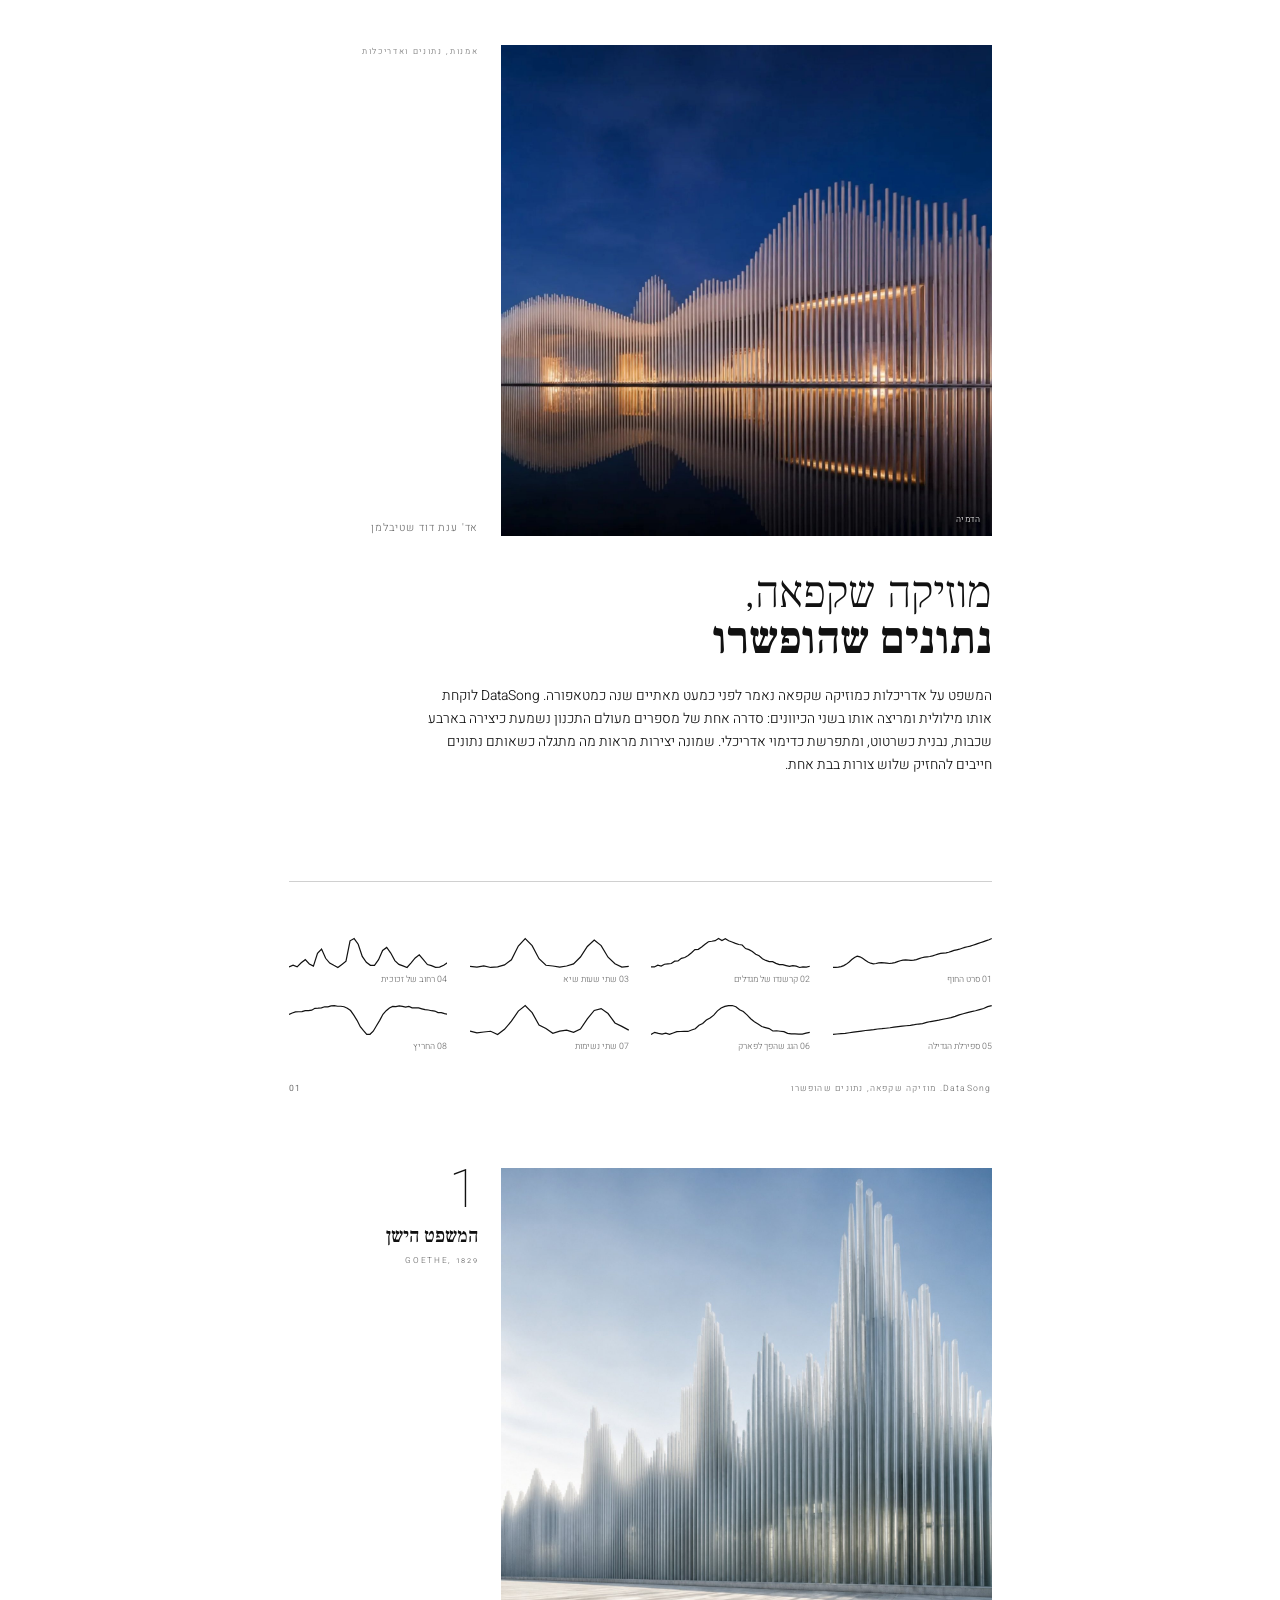
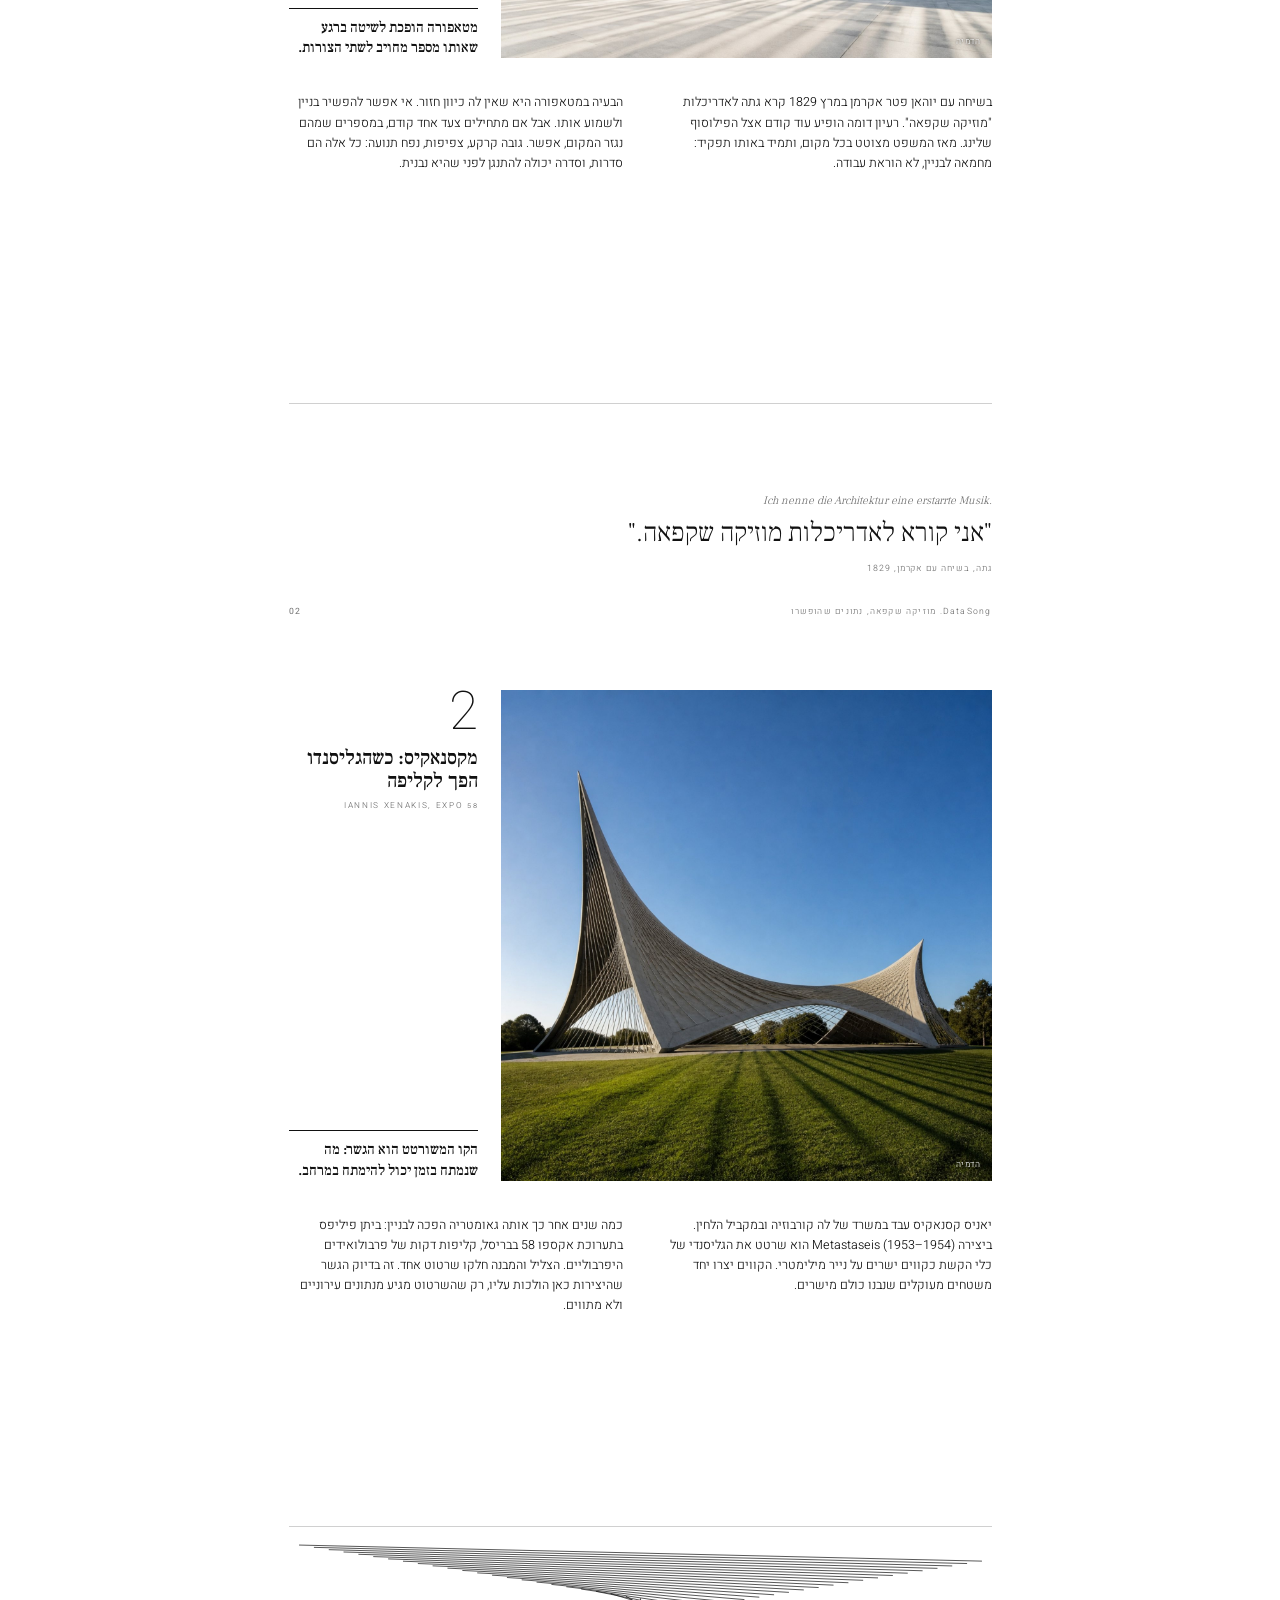
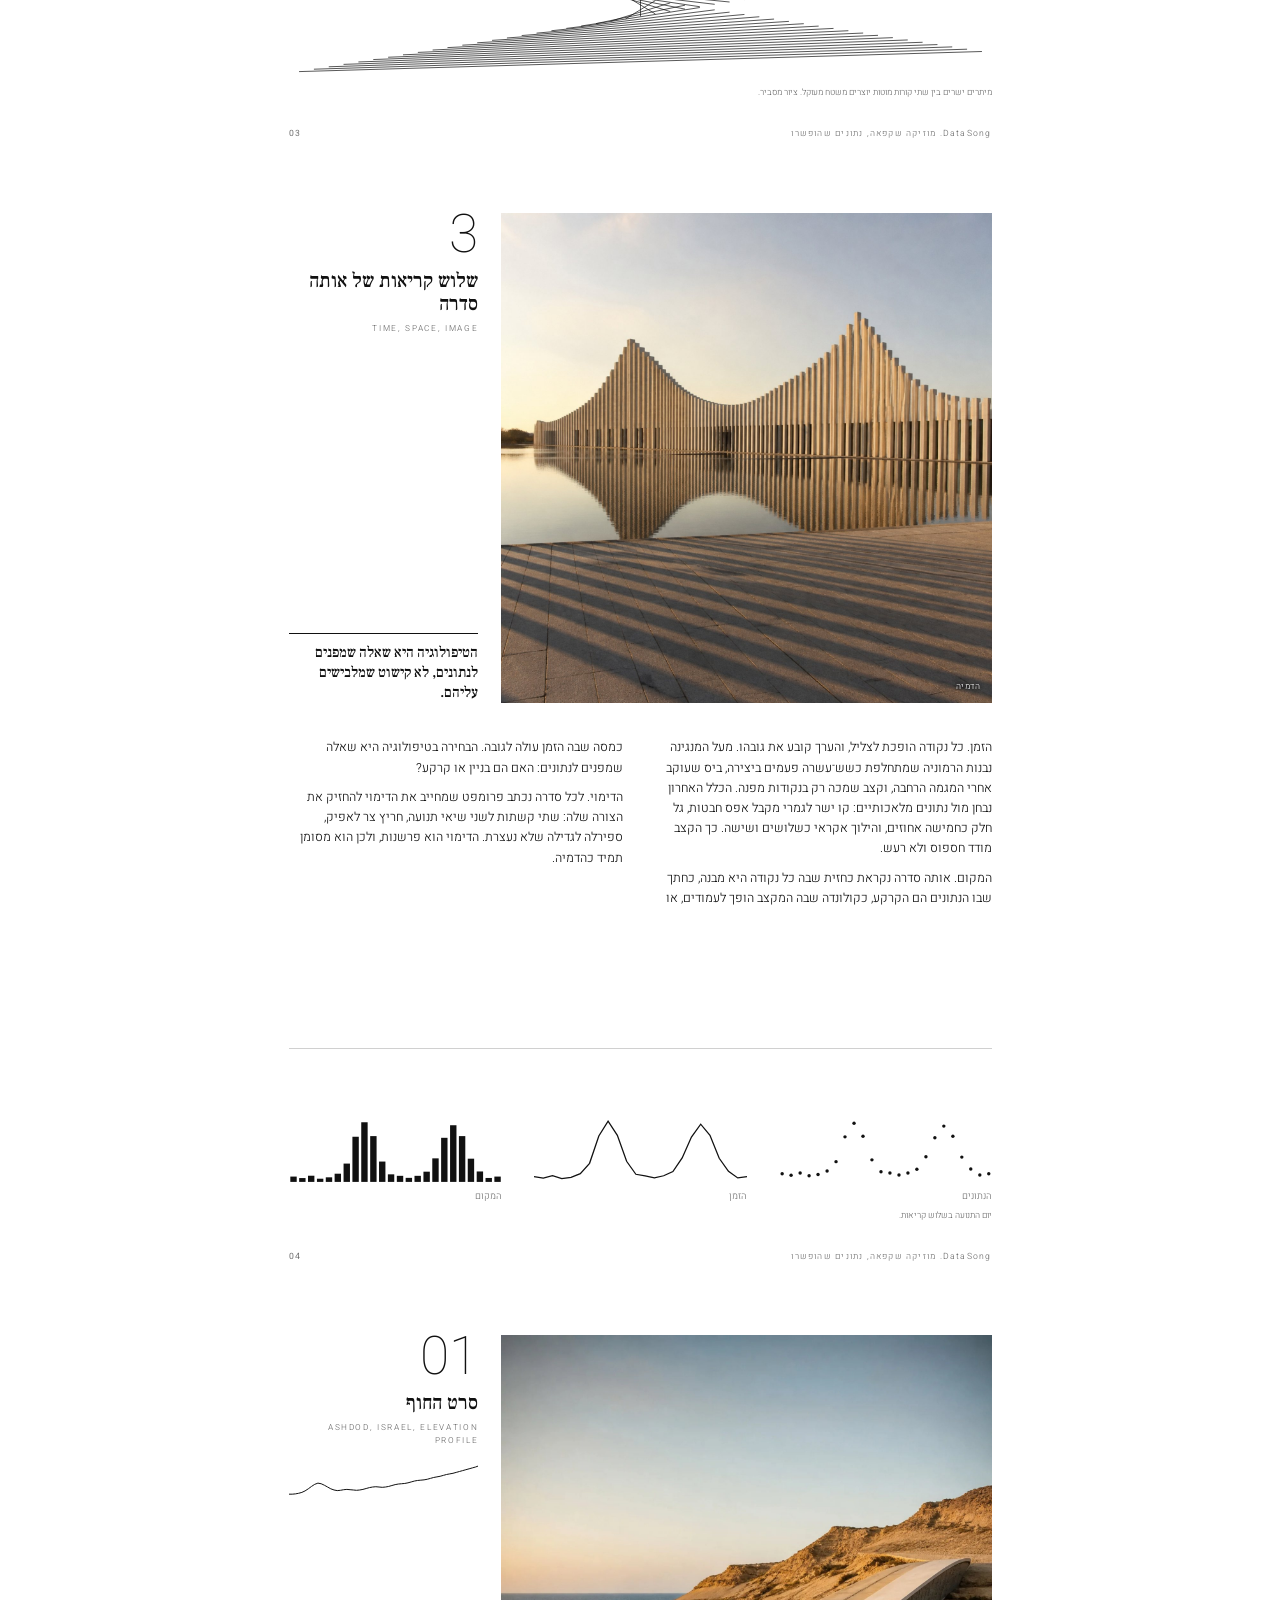
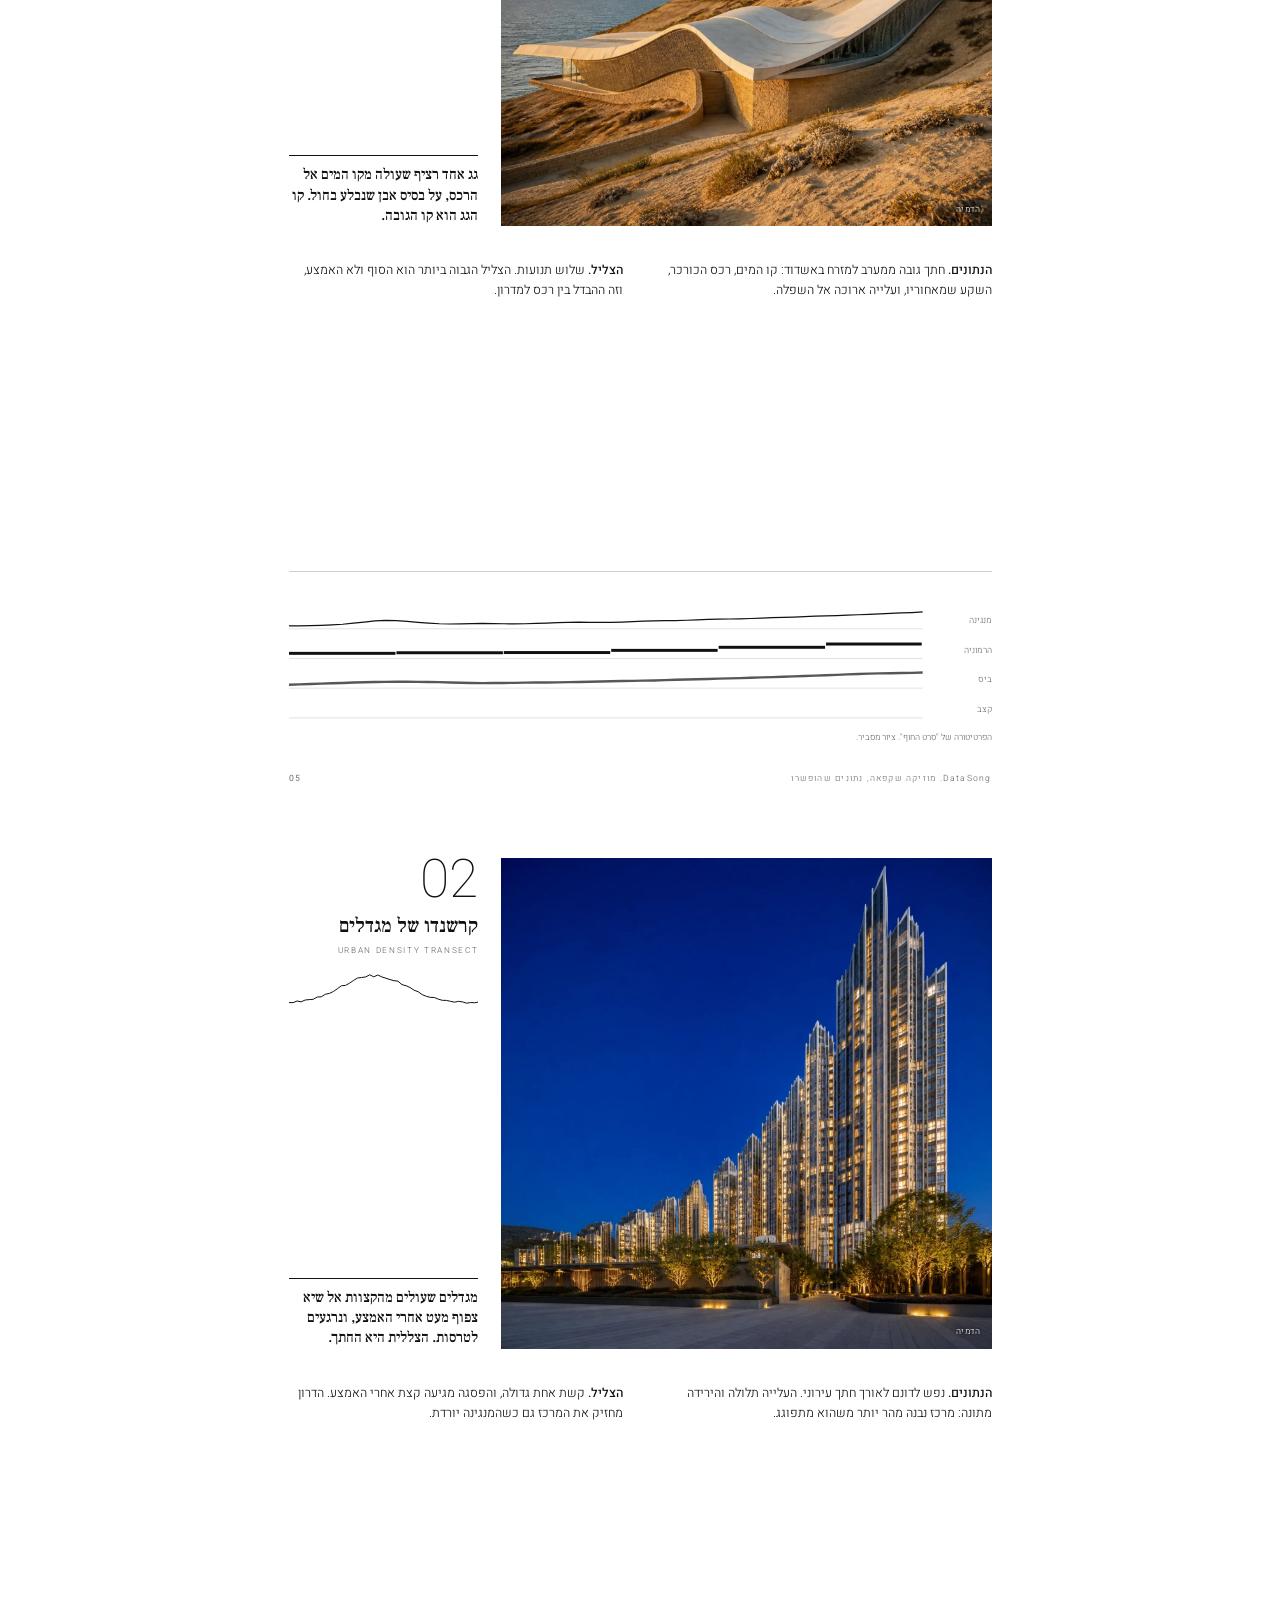
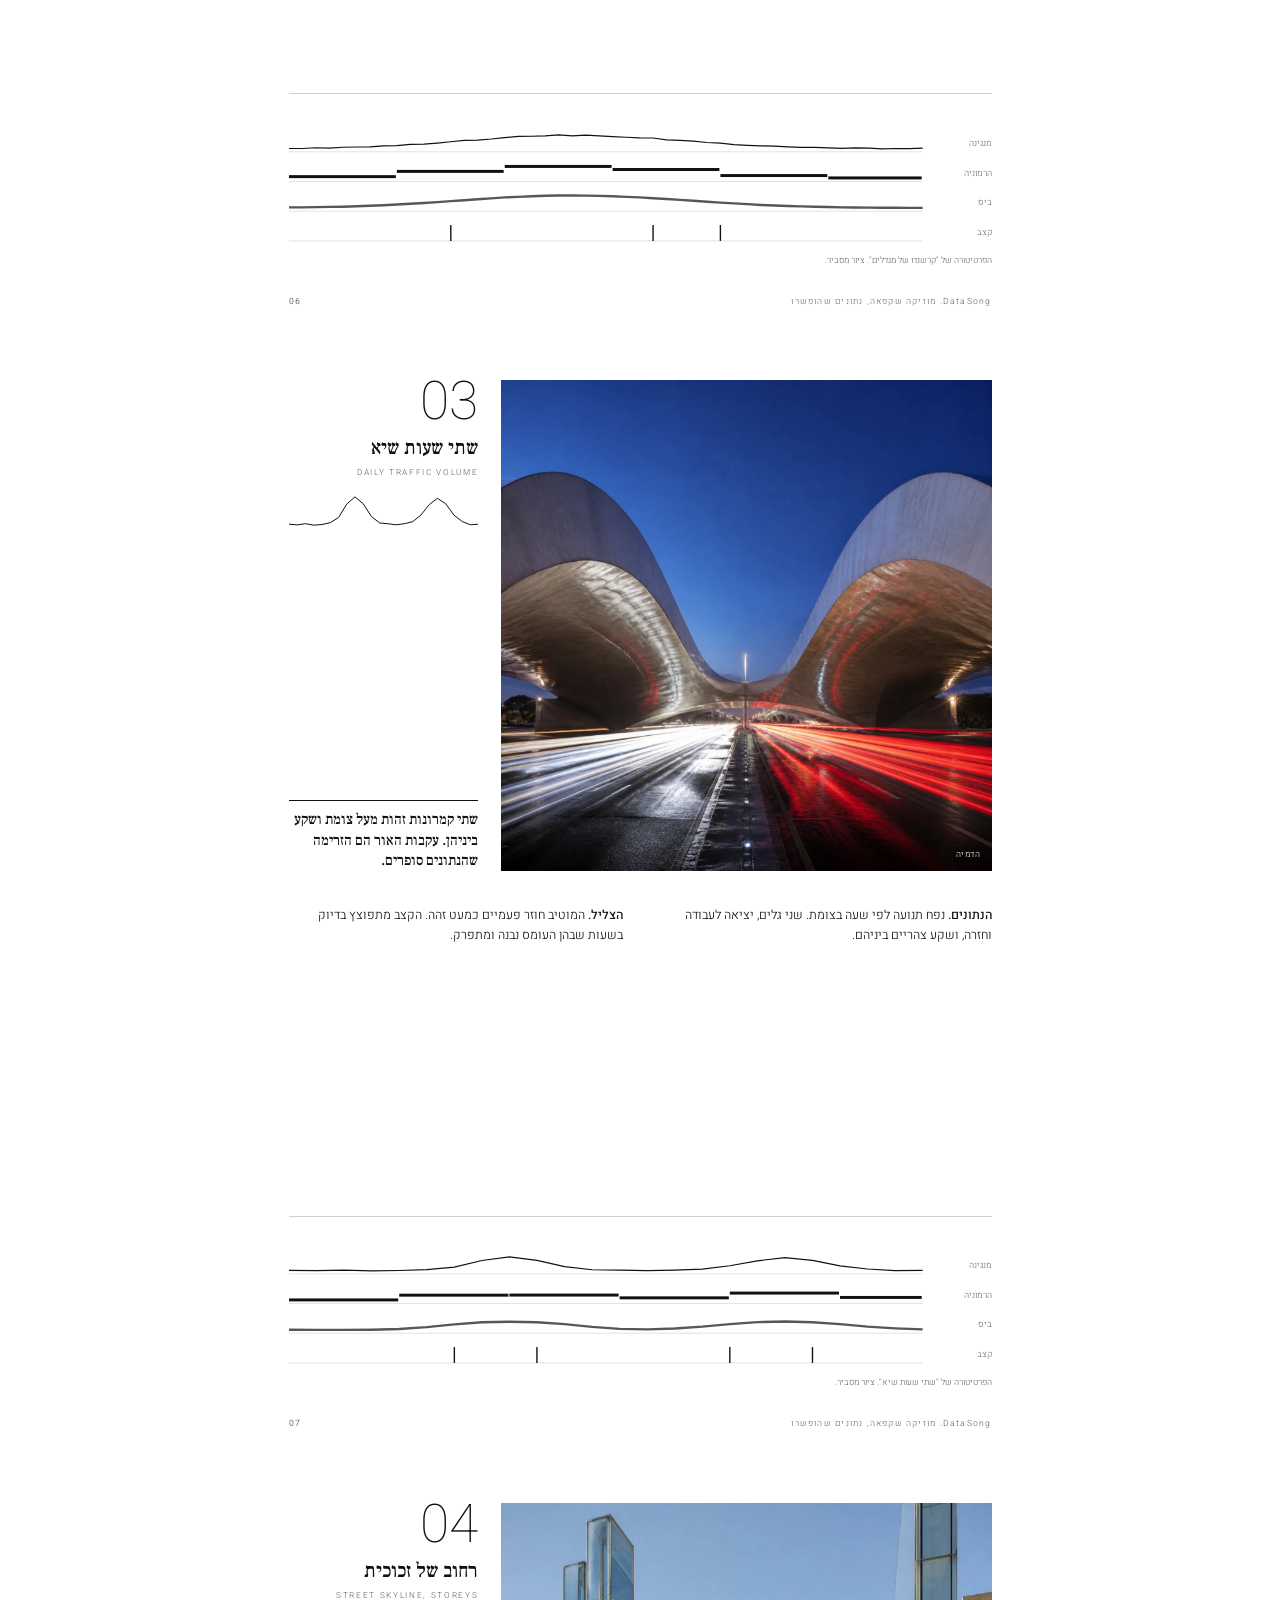
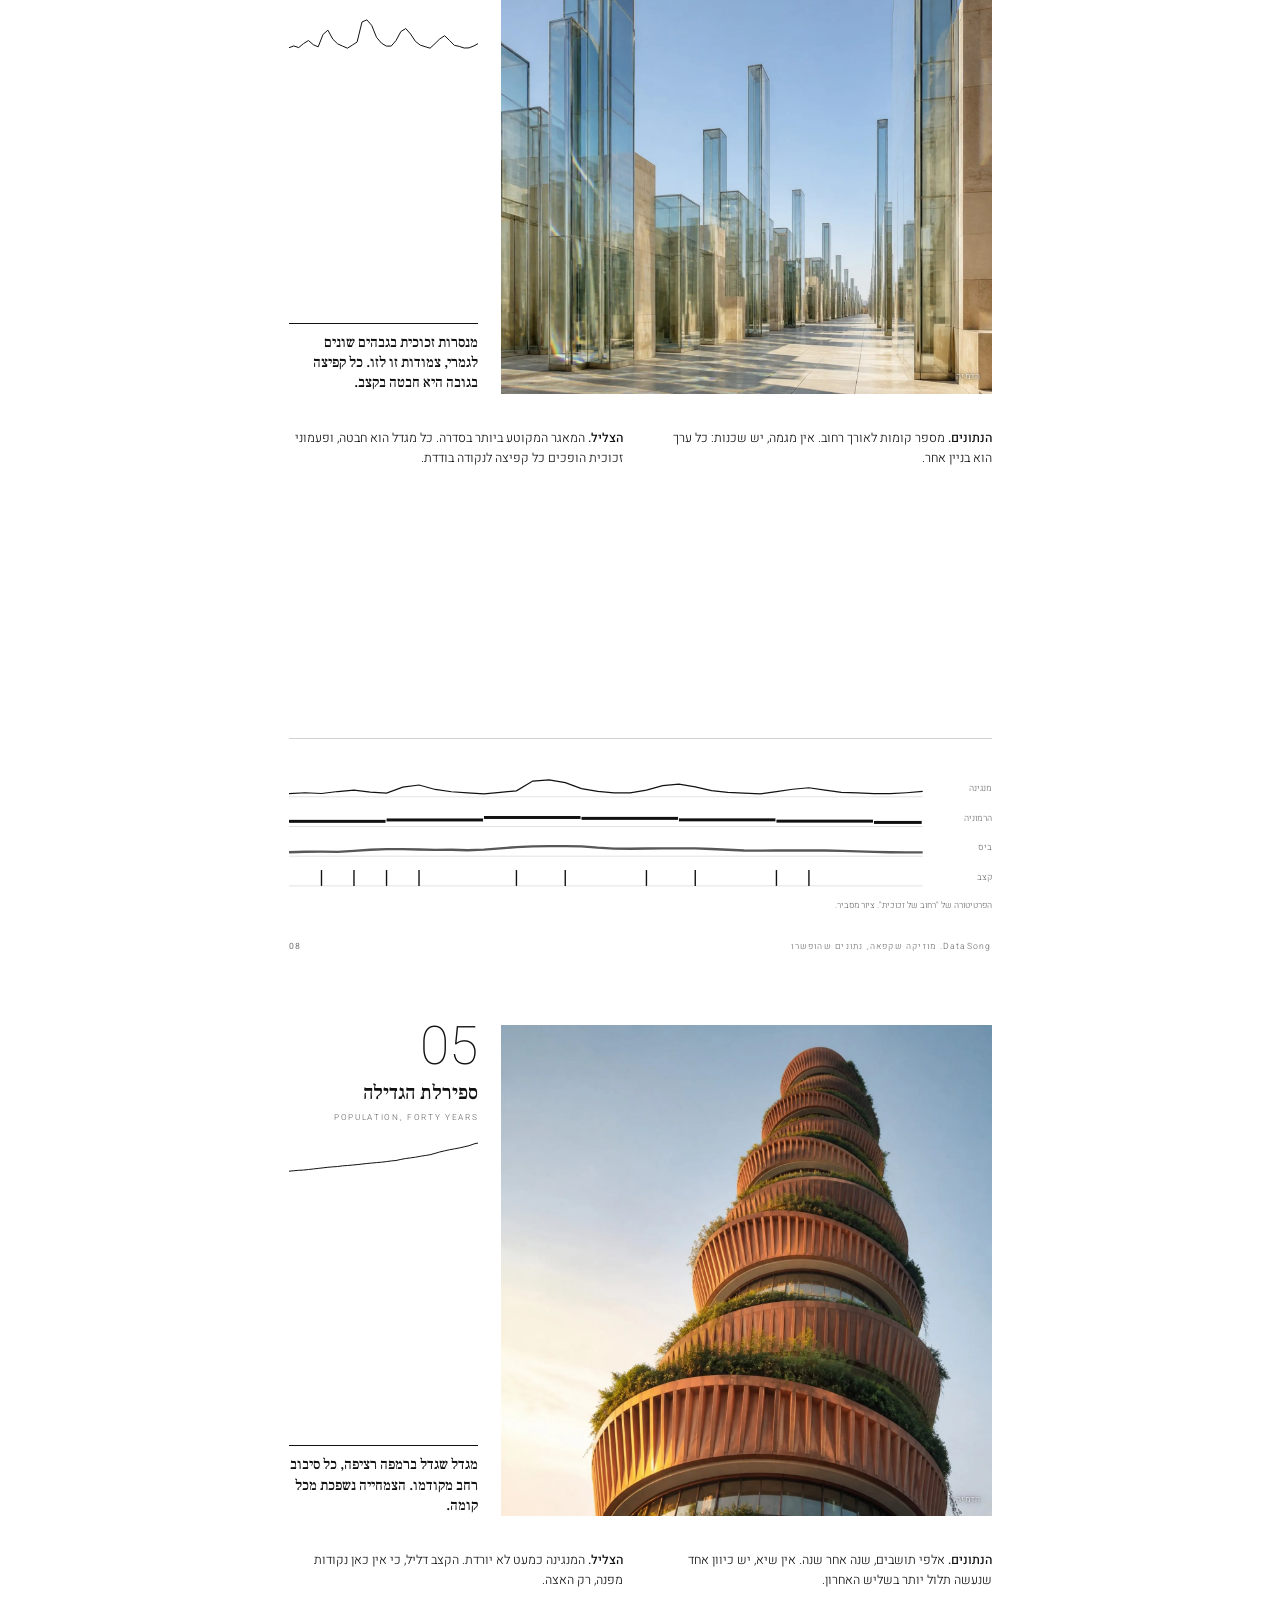
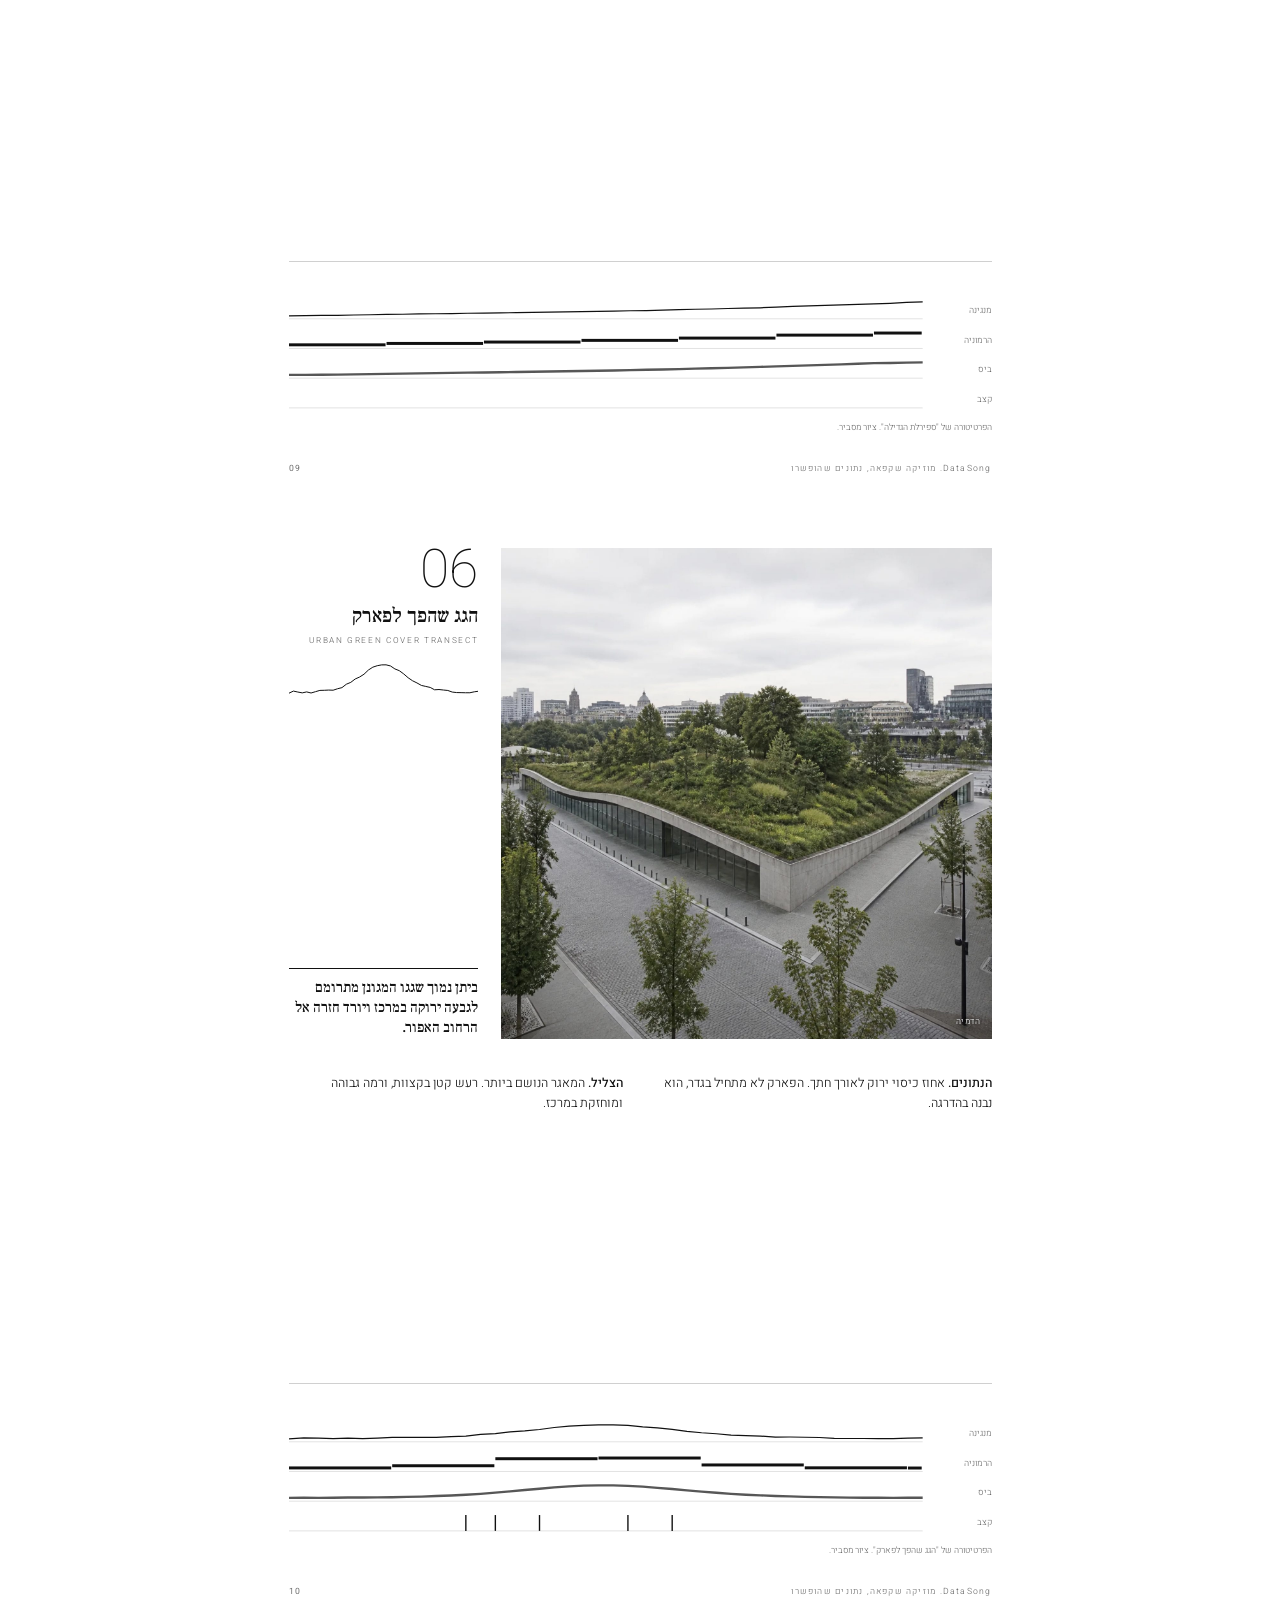
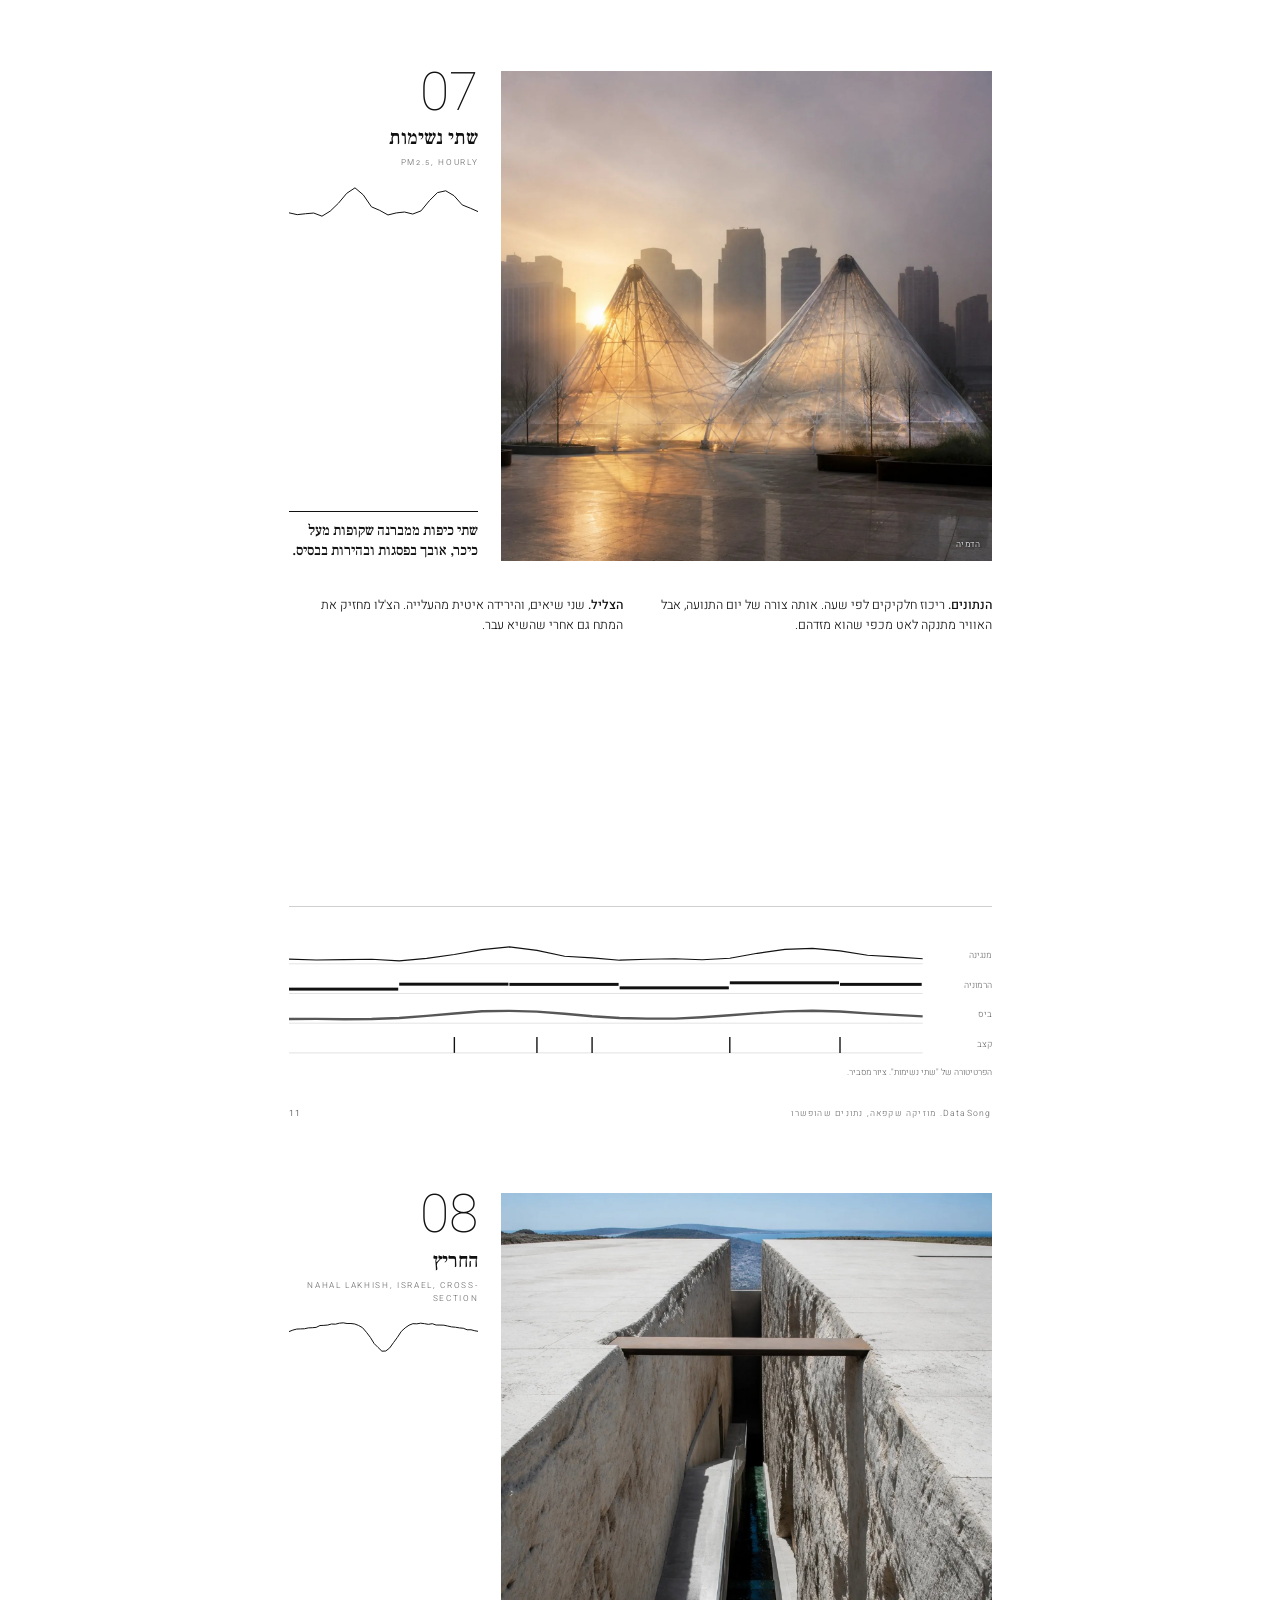
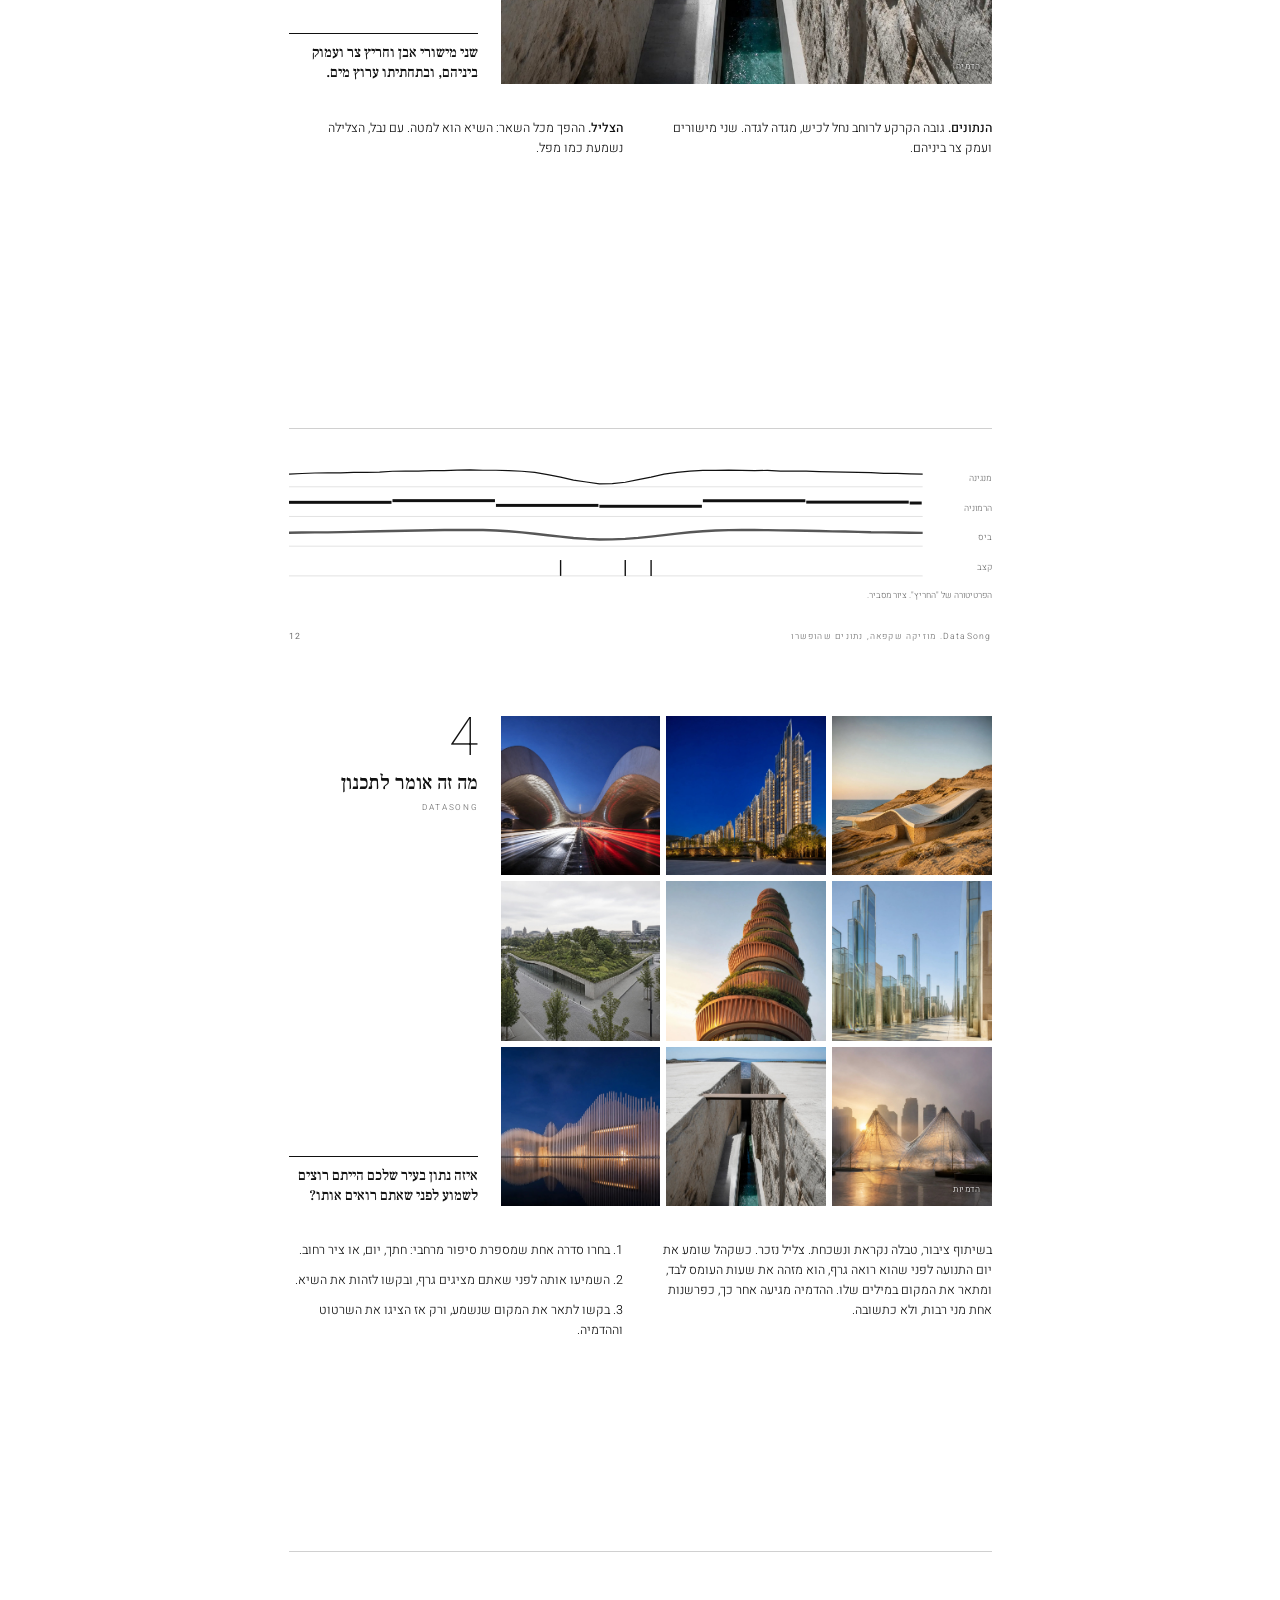
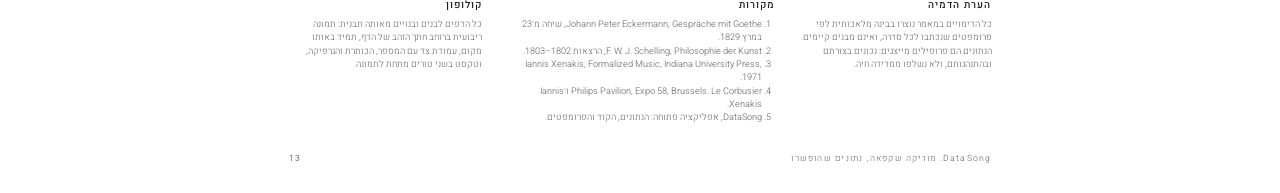
<file: print/article-a4.html>
<!DOCTYPE html><html lang="he" dir="rtl"><head><meta charset="utf-8"><title>DataSong, המאמר</title><link rel="preconnect" href="https://fonts.googleapis.com"><link rel="preconnect" href="https://fonts.gstatic.com" crossorigin><link href="https://fonts.googleapis.com/css2?family=Heebo:wght@100;200;300;400;500&family=Frank+Ruhl+Libre:wght@300;500;700&display=swap" rel="stylesheet"><style>/* מאמר DataSong, דף A4. תבנית אחת לכל הדפים (ענת, 2026-10-27):
   רקע לבן, בלי עמודים כהים ובלי מסגרות. תמונה ריבועית 129.8 מ"מ (חתך הזהב של רוחב הדף)
   תמיד בפינה הימנית העליונה בתוך השוליים, עמודת צד ברוחב 50.2 מ"מ משמאלה,
   וטקסט בשני טורים מתחת. שוליים 12 מ"מ. */
@page{size:210mm 297mm;margin:0}
*{box-sizing:border-box}
html,body{margin:0;padding:0;background:#fff}
body{font-family:'Heebo',sans-serif;font-weight:300;font-size:9.4pt;line-height:1.6;color:#111;-webkit-print-color-adjust:exact;print-color-adjust:exact}
.page{position:relative;width:210mm;height:297mm;overflow:hidden;background:#fff;page-break-after:always;break-after:page;margin:0 auto}
img{display:block}

/* משבצת התמונה: אותו מקום ואותו גודל בכל דף */
.pimg{position:absolute;top:12mm;right:12mm;width:129.8mm;height:129.8mm;margin:0;overflow:hidden;background:#f2f2f2}
.pimg img{width:100%;height:100%;object-fit:cover}
.pimg.grid{display:grid;grid-template-columns:repeat(3,1fr);gap:1.6mm;background:#fff}
.pimg.grid img{width:100%;height:100%;object-fit:cover}
.hadmaya{position:absolute;bottom:2.5mm;right:3mm;font-size:6.5pt;color:#fff;text-shadow:0 0 2px rgba(0,0,0,.85),0 0 6px rgba(0,0,0,.5);letter-spacing:.06em}

/* עמודת הצד: אותו מקום ואותו גובה בכל דף; למעלה הזהות, למטה הגרפיקה */
.side{position:absolute;top:12mm;left:12mm;width:50.2mm;height:129.8mm;display:flex;flex-direction:column;justify-content:space-between}
.num{font-weight:100;font-size:40pt;line-height:.85;color:#111}
.side h2{margin:3mm 0 1.6mm;font-family:'Frank Ruhl Libre',serif;font-weight:500;font-size:15pt;line-height:1.15}
.label{direction:ltr;text-align:right;font-size:6.2pt;letter-spacing:.2em;font-variant:small-caps;color:#707070}
.spark{display:block;width:100%;height:9mm;color:#111;margin-top:4mm}
.graphic{margin:0;color:#111}
.graphic svg{width:100%;height:auto;display:block}
.graphic figcaption{margin-top:1.6mm;font-size:6.6pt;line-height:1.4;color:#707070}
.graphic .base{stroke:#d0d0d0;stroke-width:.6}
.graphic .pl{fill:none;stroke:currentColor;stroke-width:1.2}
.graphic .thick{stroke-width:2.4;opacity:.7}
.graphic rect,.graphic .fill{fill:currentColor}
.graphic .hit{stroke:currentColor;stroke-width:1.4}
.graphic .ln{font-family:'Heebo',sans-serif;font-size:9px;fill:#707070;direction:rtl;text-anchor:start}
.graphic .rl line{stroke:currentColor;stroke-width:.7}
.pull p{margin:0 0 2mm;font-family:'Frank Ruhl Libre',serif;font-weight:300;font-size:14pt;line-height:1.25}
.pull p[lang=de]{font-size:8.6pt;color:#707070;font-style:italic;text-align:right}
.pull cite{font-style:normal;font-size:6.6pt;letter-spacing:.1em;color:#707070}
.byline{margin:0;font-size:8pt;letter-spacing:.08em;color:#707070}

/* הטקסט: אותו מלבן בכל דף, שני טורים */
.body{position:absolute;top:150.8mm;left:12mm;right:12mm;bottom:70mm}
.cols{columns:2;column-gap:9mm;column-fill:balance}
.cols p{text-align:start}

/* פס הגרפיקה: אותו מלבן בתחתית כל דף, ברוחב מלא */
.band{position:absolute;left:12mm;right:12mm;bottom:18mm;height:46mm;display:flex;align-items:flex-end;border-top:.2mm solid #d0d0d0;padding-top:4mm}
.band .graphic{width:100%}
.band .pull{text-align:right}
.band .pull p.he{font-size:20pt}
.sparks{display:grid;grid-template-columns:repeat(4,1fr);gap:4mm 6mm}
.sparks .sp svg{width:100%;height:9mm;display:block}
.sparks .sp span{display:block;margin-top:1mm;font-size:6.6pt;color:#707070}
.notes{display:grid;grid-template-columns:1fr 1.4fr 1fr;gap:6mm;font-size:6.9pt;line-height:1.45;color:#707070}
.notes p,.notes ol{margin:0}
.notes ol{padding:0 3.5mm 0 0}
.notes h4{margin:0 0 1.4mm;color:#111}

/* משפט המפתח בתחתית עמודת הצד */
.caption{margin:0;font-family:'Frank Ruhl Libre',serif;font-weight:500;font-size:11pt;line-height:1.38;padding-top:2.4mm;border-top:.3mm solid #111}
.cols p{margin:0 0 2.6mm}
.cols b{font-weight:500}
.insight{margin-top:4mm !important;padding-top:2.6mm;border-top:.3mm solid #111;font-family:'Frank Ruhl Libre',serif;font-weight:500;font-size:12pt;line-height:1.38;break-inside:avoid}
.small{font-size:7.4pt;color:#707070;line-height:1.5}
ol.small{margin:0 0 2.6mm;padding:0 4mm 0 0}
h4{margin:3mm 0 1.2mm;font-weight:500;font-size:7.6pt;letter-spacing:.1em}
.colophon{padding-top:2mm;border-top:.2mm solid #d0d0d0}

/* השער: הכותרת פותחת את מלבן הטקסט */
.cover .body{display:flex;flex-direction:column}
.cover .cols{columns:1;max-width:150mm;font-size:10.4pt;line-height:1.65}
h1{margin:0 0 6mm;font-family:'Frank Ruhl Libre',serif;line-height:1.02;font-size:34pt}
h1 .t1{display:block;font-weight:300}
h1 .t2{display:block;font-weight:700}

.run{position:absolute;bottom:7mm;left:12mm;right:12mm;display:flex;justify-content:space-between;font-size:6.5pt;letter-spacing:.14em;color:#707070}
.run .pn{font-weight:400}
</style></head><body><section class="page cover" data-n="1"><figure class="pimg"><img src="img/hero-sq.jpg" alt="ביתן הגל: חזית של להבים לבנים שגובהם עוקב אחרי גל קול"><span class="hadmaya">הדמיה</span></figure><aside class="side"><div class="side-top"><div class="label">אמנות, נתונים ואדריכלות</div></div><p class="byline">אד&#x27; ענת דוד שטיבלמן</p></aside><div class="body"><h1><span class="t1">מוזיקה שקפאה,</span><span class="t2">נתונים שהופשרו</span></h1><div class="cols"><p>המשפט על אדריכלות כמוזיקה שקפאה נאמר לפני כמעט מאתיים שנה כמטאפורה. DataSong לוקחת אותו מילולית ומריצה אותו בשני הכיוונים: סדרה אחת של מספרים מעולם התכנון נשמעת כיצירה בארבע שכבות, נבנית כשרטוט, ומתפרשת כדימוי אדריכלי. שמונה יצירות מראות מה מתגלה כשאותם נתונים חייבים להחזיק שלוש צורות בבת אחת.</p></div></div><div class="band"><figure class="graphic sparks"><div class="sp"><svg viewBox="0 0 100 40" preserveAspectRatio="none"><path d="M0.00 37.00 L1.69 37.00 L3.39 36.64 L5.08 35.93 L6.78 34.85 L8.47 33.06 L10.17 30.56 L11.86 27.69 L13.56 25.19 L15.25 23.76 L16.95 24.47 L18.64 26.26 L20.34 28.41 L22.03 30.56 L23.73 31.99 L25.42 32.71 L27.12 32.35 L28.81 31.63 L30.51 31.27 L32.20 31.63 L33.90 31.99 L35.59 32.35 L37.29 31.99 L38.98 31.27 L40.68 30.20 L42.37 29.13 L44.07 28.41 L45.76 28.05 L47.46 28.41 L49.15 28.77 L50.85 28.41 L52.54 27.69 L54.24 26.62 L55.93 25.55 L57.63 24.83 L59.32 24.47 L61.02 24.12 L62.71 23.40 L64.41 22.33 L66.10 21.25 L67.80 20.54 L69.49 20.18 L71.19 19.82 L72.88 19.11 L74.58 18.03 L76.27 16.96 L77.97 16.24 L79.66 15.53 L81.36 14.45 L83.05 13.38 L84.75 12.66 L86.44 11.95 L88.14 10.87 L89.83 9.80 L91.53 8.73 L93.22 7.65 L94.92 6.58 L96.61 5.51 L98.31 4.43 L100.00 3.00" class="pl" vector-effect="non-scaling-stroke"/></svg><span>01 סרט החוף</span></div><div class="sp"><svg viewBox="0 0 100 40" preserveAspectRatio="none"><path d="M0.00 36.27 L2.13 36.38 L4.26 34.37 L6.38 35.39 L8.51 33.21 L10.64 32.70 L12.77 32.37 L14.89 29.63 L17.02 29.34 L19.15 26.31 L21.28 25.29 L23.40 22.99 L25.53 19.67 L27.66 16.06 L29.79 15.66 L31.91 13.03 L34.04 9.64 L36.17 6.76 L38.30 6.21 L40.43 5.48 L42.55 3.00 L44.68 5.37 L46.81 3.18 L48.94 5.52 L51.06 7.05 L53.19 8.65 L55.32 9.97 L57.45 10.62 L59.57 14.78 L61.70 16.02 L63.83 18.29 L65.96 21.46 L68.09 23.25 L70.21 26.79 L72.34 28.72 L74.47 30.03 L76.60 30.14 L78.72 32.18 L80.85 33.57 L82.98 33.68 L85.11 34.77 L87.23 35.80 L89.36 34.81 L91.49 35.43 L93.62 37.00 L95.74 36.23 L97.87 36.49 L100.00 35.58" class="pl" vector-effect="non-scaling-stroke"/></svg><span>02 קרשנדו של מגדלים</span></div><div class="sp"><svg viewBox="0 0 100 40" preserveAspectRatio="none"><path d="M0.00 35.74 L4.35 36.66 L8.70 35.22 L13.04 37.00 L17.39 36.21 L21.74 33.99 L26.09 27.91 L30.43 11.75 L34.78 3.00 L39.13 11.37 L43.48 26.68 L47.83 34.37 L52.17 35.29 L56.52 36.52 L60.87 35.26 L65.22 32.76 L69.57 24.73 L73.91 12.36 L78.26 4.78 L82.61 11.34 L86.96 24.94 L91.30 32.63 L95.65 36.56 L100.00 35.74" class="pl" vector-effect="non-scaling-stroke"/></svg><span>03 שתי שעות שיא</span></div><div class="sp"><svg viewBox="0 0 100 40" preserveAspectRatio="none"><path d="M0.00 36.46 L2.56 34.30 L5.13 36.28 L7.69 31.42 L10.26 27.83 L12.82 32.86 L15.38 35.38 L17.95 20.45 L20.51 15.41 L23.08 26.21 L25.64 31.78 L28.21 34.48 L30.77 37.00 L33.33 33.40 L35.90 29.62 L38.46 5.70 L41.03 3.00 L43.59 9.66 L46.15 24.05 L48.72 30.88 L51.28 34.48 L53.85 34.48 L56.41 27.83 L58.97 17.03 L61.54 13.43 L64.10 20.09 L66.67 28.90 L69.23 33.40 L71.79 35.20 L74.36 37.00 L76.92 31.60 L79.49 25.85 L82.05 22.07 L84.62 27.83 L87.18 33.58 L89.74 34.84 L92.31 36.82 L94.87 36.64 L97.44 34.30 L100.00 31.06" class="pl" vector-effect="non-scaling-stroke"/></svg><span>04 רחוב של זכוכית</span></div><div class="sp"><svg viewBox="0 0 100 40" preserveAspectRatio="none"><path d="M0.00 37.00 L2.56 36.47 L5.13 35.93 L7.69 35.67 L10.26 35.00 L12.82 34.33 L15.38 33.67 L17.95 33.00 L20.51 32.33 L23.08 31.80 L25.64 31.40 L28.21 30.60 L30.77 30.20 L33.33 29.67 L35.90 29.13 L38.46 28.47 L41.03 27.80 L43.59 27.27 L46.15 26.73 L48.72 26.20 L51.28 25.53 L53.85 24.73 L56.41 24.20 L58.97 22.87 L61.54 21.80 L64.10 21.00 L66.67 20.20 L69.23 19.13 L71.79 18.20 L74.36 17.27 L76.92 15.67 L79.49 13.93 L82.05 12.60 L84.62 11.27 L87.18 10.20 L89.74 9.13 L92.31 7.80 L94.87 6.47 L97.44 4.33 L100.00 3.00" class="pl" vector-effect="non-scaling-stroke"/></svg><span>05 ספירלת הגדילה</span></div><div class="sp"><svg viewBox="0 0 100 40" preserveAspectRatio="none"><path d="M0.00 37.00 L2.33 34.49 L4.65 35.63 L6.98 36.63 L9.30 35.49 L11.63 36.77 L13.95 35.22 L16.28 33.66 L18.60 33.53 L20.93 33.25 L23.26 33.44 L25.58 31.70 L27.91 30.33 L30.23 26.26 L32.56 24.02 L34.88 20.00 L37.21 17.62 L39.53 14.29 L41.86 9.22 L44.19 5.79 L46.51 4.05 L48.84 3.05 L51.16 3.00 L53.49 4.33 L55.81 7.89 L58.14 10.04 L60.47 13.92 L62.79 18.49 L65.12 22.10 L67.44 24.71 L69.77 27.68 L72.09 28.91 L74.42 30.10 L76.74 32.93 L79.07 32.61 L81.40 33.21 L83.72 33.76 L86.05 35.67 L88.37 36.27 L90.70 36.36 L93.02 36.50 L95.35 36.50 L97.67 35.35 L100.00 34.62" class="pl" vector-effect="non-scaling-stroke"/></svg><span>06 הגג שהפך לפארק</span></div><div class="sp"><svg viewBox="0 0 100 40" preserveAspectRatio="none"><path d="M0.00 32.98 L4.35 35.17 L8.70 34.08 L13.04 33.22 L17.39 37.00 L21.74 30.91 L26.09 21.40 L30.43 9.58 L34.78 3.00 L39.13 11.41 L43.48 25.79 L47.83 30.05 L52.17 35.54 L56.52 33.10 L60.87 32.00 L65.22 34.44 L69.57 30.66 L73.91 18.60 L78.26 8.73 L82.61 6.53 L86.96 12.38 L91.30 23.47 L95.65 27.49 L100.00 31.88" class="pl" vector-effect="non-scaling-stroke"/></svg><span>07 שתי נשימות</span></div><div class="sp"><svg viewBox="0 0 100 40" preserveAspectRatio="none"><path d="M0.00 13.52 L2.04 11.70 L4.08 10.49 L6.12 10.29 L8.16 10.08 L10.20 9.07 L12.24 8.87 L14.29 8.46 L16.33 6.24 L18.37 6.04 L20.41 5.63 L22.45 4.42 L24.49 4.62 L26.53 3.40 L28.57 3.00 L30.61 3.81 L32.65 3.81 L34.69 4.42 L36.73 6.24 L38.78 8.87 L40.82 14.33 L42.86 20.40 L44.90 27.89 L46.94 32.55 L48.98 37.00 L51.02 36.80 L53.06 33.15 L55.10 26.68 L57.14 20.40 L59.18 13.32 L61.22 9.07 L63.27 5.83 L65.31 4.01 L67.35 4.21 L69.39 3.40 L71.43 4.01 L73.47 4.82 L75.51 4.01 L77.55 5.63 L79.59 5.63 L81.63 5.83 L83.67 6.85 L85.71 7.86 L87.76 8.26 L89.80 9.07 L91.84 9.48 L93.88 11.30 L95.92 11.30 L97.96 12.51 L100.00 13.32" class="pl" vector-effect="non-scaling-stroke"/></svg><span>08 החריץ</span></div></figure></div><footer class="run"><span>DataSong. מוזיקה שקפאה, נתונים שהופשרו</span><span class="pn">01</span></footer></section><section class="page chapter" data-n="2"><figure class="pimg"><img src="img/ch1_frozen_music.jpg" alt="חזית של אולם קונצרטים עשויה להבי זכוכית, כמו גל קול שקפא"><span class="hadmaya">הדמיה</span></figure><aside class="side"><div class="side-top"><div class="num">1</div><h2>המשפט הישן</h2><div class="label">GOETHE, 1829</div></div><p class="caption">מטאפורה הופכת לשיטה ברגע שאותו מספר מחויב לשתי הצורות.</p></aside><div class="body"><div class="cols"><p>בשיחה עם יוהאן פטר אקרמן במרץ 1829 קרא גתה לאדריכלות &quot;מוזיקה שקפאה&quot;. רעיון דומה הופיע עוד קודם אצל הפילוסוף שלינג. מאז המשפט מצוטט בכל מקום, ותמיד באותו תפקיד: מחמאה לבניין, לא הוראת עבודה.</p><p>הבעיה במטאפורה היא שאין לה כיוון חזור. אי אפשר להפשיר בניין ולשמוע אותו. אבל אם מתחילים צעד אחד קודם, במספרים שמהם נגזר המקום, אפשר. גובה קרקע, צפיפות, נפח תנועה: כל אלה הם סדרות, וסדרה יכולה להתנגן לפני שהיא נבנית.</p></div></div><div class="band"><blockquote class="graphic pull"><p lang="de" dir="ltr">Ich nenne die Architektur eine erstarrte Musik.</p><p class="he">"אני קורא לאדריכלות מוזיקה שקפאה."</p><cite>גתה, בשיחה עם אקרמן, 1829</cite></blockquote></div><footer class="run"><span>DataSong. מוזיקה שקפאה, נתונים שהופשרו</span><span class="pn">02</span></footer></section><section class="page chapter" data-n="3"><figure class="pimg"><img src="img/ch2_ruled_shell.jpg" alt="ביתן של קליפות בטון מעוקלות שנבנו מקווים ישרים"><span class="hadmaya">הדמיה</span></figure><aside class="side"><div class="side-top"><div class="num">2</div><h2>מקסנאקיס: כשהגליסנדו הפך לקליפה</h2><div class="label">IANNIS XENAKIS, EXPO 58</div></div><p class="caption">הקו המשורטט הוא הגשר: מה שנמתח בזמן יכול להימתח במרחב.</p></aside><div class="body"><div class="cols"><p>יאניס קסנאקיס עבד במשרד של לה קורבוזיה ובמקביל הלחין. ביצירה Metastaseis (1953–1954) הוא שרטט את הגליסנדי של כלי הקשת כקווים ישרים על נייר מילימטרי. הקווים יצרו יחד משטחים מעוקלים שנבנו כולם מישרים.</p><p>כמה שנים אחר כך אותה גאומטריה הפכה לבניין: ביתן פיליפס בתערוכת אקספו 58 בבריסל, קליפות דקות של פרבולואידים היפרבוליים. הצליל והמבנה חלקו שרטוט אחד. זה בדיוק הגשר שהיצירות כאן הולכות עליו, רק שהשרטוט מגיע מנתונים עירוניים ולא מתווים.</p></div></div><div class="band"><figure class="graphic ruled"><svg viewBox="0 0 700 150"><g class="rl"><line x1="10.0" y1="14.0" x2="690.0" y2="30.0"/><line x1="24.8" y1="16.3" x2="675.2" y2="32.4"/><line x1="39.6" y1="18.6" x2="660.4" y2="34.8"/><line x1="54.3" y1="20.9" x2="645.7" y2="37.2"/><line x1="69.1" y1="23.2" x2="630.9" y2="39.6"/><line x1="83.9" y1="25.5" x2="616.1" y2="42.0"/><line x1="98.7" y1="27.8" x2="601.3" y2="44.3"/><line x1="113.5" y1="30.1" x2="586.5" y2="46.7"/><line x1="128.3" y1="32.4" x2="571.7" y2="49.1"/><line x1="143.0" y1="34.7" x2="557.0" y2="51.5"/><line x1="157.8" y1="37.0" x2="542.2" y2="53.9"/><line x1="172.6" y1="39.3" x2="527.4" y2="56.3"/><line x1="187.4" y1="41.7" x2="512.6" y2="58.7"/><line x1="202.2" y1="44.0" x2="497.8" y2="61.1"/><line x1="217.0" y1="46.3" x2="483.0" y2="63.5"/><line x1="231.7" y1="48.6" x2="468.3" y2="65.9"/><line x1="246.5" y1="50.9" x2="453.5" y2="68.3"/><line x1="261.3" y1="53.2" x2="438.7" y2="70.7"/><line x1="276.1" y1="55.5" x2="423.9" y2="73.0"/><line x1="290.9" y1="57.8" x2="409.1" y2="75.4"/><line x1="305.7" y1="60.1" x2="394.3" y2="77.8"/><line x1="320.4" y1="62.4" x2="379.6" y2="80.2"/><line x1="335.2" y1="64.7" x2="364.8" y2="82.6"/><line x1="350.0" y1="67.0" x2="350.0" y2="85.0"/><line x1="364.8" y1="69.3" x2="335.2" y2="87.4"/><line x1="379.6" y1="71.6" x2="320.4" y2="89.8"/><line x1="394.3" y1="73.9" x2="305.7" y2="92.2"/><line x1="409.1" y1="76.2" x2="290.9" y2="94.6"/><line x1="423.9" y1="78.5" x2="276.1" y2="97.0"/><line x1="438.7" y1="80.8" x2="261.3" y2="99.3"/><line x1="453.5" y1="83.1" x2="246.5" y2="101.7"/><line x1="468.3" y1="85.4" x2="231.7" y2="104.1"/><line x1="483.0" y1="87.7" x2="217.0" y2="106.5"/><line x1="497.8" y1="90.0" x2="202.2" y2="108.9"/><line x1="512.6" y1="92.3" x2="187.4" y2="111.3"/><line x1="527.4" y1="94.7" x2="172.6" y2="113.7"/><line x1="542.2" y1="97.0" x2="157.8" y2="116.1"/><line x1="557.0" y1="99.3" x2="143.0" y2="118.5"/><line x1="571.7" y1="101.6" x2="128.3" y2="120.9"/><line x1="586.5" y1="103.9" x2="113.5" y2="123.3"/><line x1="601.3" y1="106.2" x2="98.7" y2="125.7"/><line x1="616.1" y1="108.5" x2="83.9" y2="128.0"/><line x1="630.9" y1="110.8" x2="69.1" y2="130.4"/><line x1="645.7" y1="113.1" x2="54.3" y2="132.8"/><line x1="660.4" y1="115.4" x2="39.6" y2="135.2"/><line x1="675.2" y1="117.7" x2="24.8" y2="137.6"/><line x1="690.0" y1="120.0" x2="10.0" y2="140.0"/></g></svg><figcaption>מיתרים ישרים בין שתי קורות מוטות יוצרים משטח מעוקל. ציור מסביר.</figcaption></figure></div><footer class="run"><span>DataSong. מוזיקה שקפאה, נתונים שהופשרו</span><span class="pn">03</span></footer></section><section class="page chapter" data-n="4"><figure class="pimg"><img src="img/ch3_three_readings.jpg" alt="גלריה שקו הגג שלה הוא גרף בשני שיאים, משתקף במים ומטיל צל"><span class="hadmaya">הדמיה</span></figure><aside class="side"><div class="side-top"><div class="num">3</div><h2>שלוש קריאות של אותה סדרה</h2><div class="label">TIME, SPACE, IMAGE</div></div><p class="caption">הטיפולוגיה היא שאלה שמפנים לנתונים, לא קישוט שמלבישים עליהם.</p></aside><div class="body"><div class="cols"><p>הזמן. כל נקודה הופכת לצליל, והערך קובע את גובהו. מעל המנגינה נבנות הרמוניה שמתחלפת כשש־עשרה פעמים ביצירה, ביס שעוקב אחרי המגמה הרחבה, וקצב שמכה רק בנקודות מפנה. הכלל האחרון נבחן מול נתונים מלאכותיים: קו ישר לגמרי מקבל אפס חבטות, גל חלק כחמישה אחוזים, והילוך אקראי כשלושים ושישה. כך הקצב מודד חספוס ולא רעש.</p><p>המקום. אותה סדרה נקראת כחזית שבה כל נקודה היא מבנה, כחתך שבו הנתונים הם הקרקע, כקולונדה שבה המקצב הופך לעמודים, או כמסה שבה הזמן עולה לגובה. הבחירה בטיפולוגיה היא שאלה שמפנים לנתונים: האם הם בניין או קרקע?</p><p>הדימוי. לכל סדרה נכתב פרומפט שמחייב את הדימוי להחזיק את הצורה שלה: שתי קשתות לשני שיאי תנועה, חריץ צר לאפיק, ספירלה לגדילה שלא נעצרת. הדימוי הוא פרשנות, ולכן הוא מסומן תמיד כהדמיה.</p></div></div><div class="band"><figure class="graphic"><svg viewBox="0 0 660 80"><g transform="translate(460 0)"><text x="200" y="76" class="ln">הנתונים</text><g class="fill"><circle cx="3.0" cy="52.4" r="1.6"/><circle cx="11.4" cy="53.7" r="1.6"/><circle cx="19.9" cy="51.6" r="1.6"/><circle cx="28.3" cy="54.2" r="1.6"/><circle cx="36.7" cy="53.0" r="1.6"/><circle cx="45.2" cy="49.8" r="1.6"/><circle cx="53.6" cy="41.0" r="1.6"/><circle cx="62.0" cy="17.7" r="1.6"/><circle cx="70.5" cy="5.0" r="1.6"/><circle cx="78.9" cy="17.1" r="1.6"/><circle cx="87.3" cy="39.3" r="1.6"/><circle cx="95.8" cy="50.4" r="1.6"/><circle cx="104.2" cy="51.7" r="1.6"/><circle cx="112.7" cy="53.5" r="1.6"/><circle cx="121.1" cy="51.7" r="1.6"/><circle cx="129.5" cy="48.1" r="1.6"/><circle cx="138.0" cy="36.4" r="1.6"/><circle cx="146.4" cy="18.5" r="1.6"/><circle cx="154.8" cy="7.6" r="1.6"/><circle cx="163.3" cy="17.1" r="1.6"/><circle cx="171.7" cy="36.7" r="1.6"/><circle cx="180.1" cy="47.9" r="1.6"/><circle cx="188.6" cy="53.5" r="1.6"/><circle cx="197.0" cy="52.4" r="1.6"/></g></g><g transform="translate(230 0)"><text x="200" y="76" class="ln">הזמן</text><path d="M0.00 54.99 L8.70 56.46 L17.39 54.18 L26.09 57.00 L34.78 55.75 L43.48 52.22 L52.17 42.56 L60.87 16.89 L69.57 3.00 L78.26 16.30 L86.96 40.61 L95.65 52.82 L104.35 54.29 L113.04 56.24 L121.74 54.23 L130.43 50.27 L139.13 37.52 L147.83 17.87 L156.52 5.82 L165.22 16.24 L173.91 37.84 L182.61 50.05 L191.30 56.29 L200.00 54.99" class="pl"/></g><g transform="translate(0 0)"><text x="200" y="76" class="ln">המקום</text><g class="fill"><rect x="1.2" y="55.0" width="6.0" height="5.0"/><rect x="9.5" y="56.4" width="6.0" height="3.6"/><rect x="17.8" y="54.2" width="6.0" height="5.8"/><rect x="26.2" y="57.0" width="6.0" height="3.0"/><rect x="34.5" y="55.7" width="6.0" height="4.3"/><rect x="42.8" y="52.3" width="6.0" height="7.7"/><rect x="51.2" y="42.8" width="6.0" height="17.2"/><rect x="59.5" y="17.6" width="6.0" height="42.4"/><rect x="67.8" y="4.0" width="6.0" height="56.0"/><rect x="76.2" y="17.0" width="6.0" height="43.0"/><rect x="84.5" y="40.9" width="6.0" height="19.1"/><rect x="92.8" y="52.9" width="6.0" height="7.1"/><rect x="101.2" y="54.3" width="6.0" height="5.7"/><rect x="109.5" y="56.2" width="6.0" height="3.8"/><rect x="117.8" y="54.3" width="6.0" height="5.7"/><rect x="126.2" y="50.4" width="6.0" height="9.6"/><rect x="134.5" y="37.9" width="6.0" height="22.1"/><rect x="142.8" y="18.6" width="6.0" height="41.4"/><rect x="151.2" y="6.8" width="6.0" height="53.2"/><rect x="159.5" y="17.0" width="6.0" height="43.0"/><rect x="167.8" y="38.2" width="6.0" height="21.8"/><rect x="176.2" y="50.2" width="6.0" height="9.8"/><rect x="184.5" y="56.3" width="6.0" height="3.7"/><rect x="192.8" y="55.0" width="6.0" height="5.0"/></g></g></svg><figcaption>יום התנועה בשלוש קריאות.</figcaption></figure></div><footer class="run"><span>DataSong. מוזיקה שקפאה, נתונים שהופשרו</span><span class="pn">04</span></footer></section><section class="page work" data-n="5"><figure class="pimg"><img src="img/01_ashdod_elevation.jpg" alt="גג אחד רציף שעולה מקו המים אל הרכס, על בסיס אבן שנבלע בחול. קו הגג הוא קו הגובה."><span class="hadmaya">הדמיה</span></figure><aside class="side"><div class="side-top"><div class="num">01</div><h2>סרט החוף</h2><div class="label">ASHDOD, ISRAEL, ELEVATION PROFILE</div><svg class="spark" viewBox="0 0 100 24" preserveAspectRatio="none" aria-hidden="true"><path d="M0.00 22.00 L1.69 22.00 L3.39 21.79 L5.08 21.37 L6.78 20.74 L8.47 19.68 L10.17 18.21 L11.86 16.53 L13.56 15.05 L15.25 14.21 L16.95 14.63 L18.64 15.68 L20.34 16.95 L22.03 18.21 L23.73 19.05 L25.42 19.47 L27.12 19.26 L28.81 18.84 L30.51 18.63 L32.20 18.84 L33.90 19.05 L35.59 19.26 L37.29 19.05 L38.98 18.63 L40.68 18.00 L42.37 17.37 L44.07 16.95 L45.76 16.74 L47.46 16.95 L49.15 17.16 L50.85 16.95 L52.54 16.53 L54.24 15.89 L55.93 15.26 L57.63 14.84 L59.32 14.63 L61.02 14.42 L62.71 14.00 L64.41 13.37 L66.10 12.74 L67.80 12.32 L69.49 12.11 L71.19 11.89 L72.88 11.47 L74.58 10.84 L76.27 10.21 L77.97 9.79 L79.66 9.37 L81.36 8.74 L83.05 8.11 L84.75 7.68 L86.44 7.26 L88.14 6.63 L89.83 6.00 L91.53 5.37 L93.22 4.74 L94.92 4.11 L96.61 3.47 L98.31 2.84 L100.00 2.00" fill="none" stroke="currentColor" stroke-width="1" vector-effect="non-scaling-stroke"/></svg></div><p class="caption">גג אחד רציף שעולה מקו המים אל הרכס, על בסיס אבן שנבלע בחול. קו הגג הוא קו הגובה.</p></aside><div class="body"><div class="cols"><p><b>הנתונים. </b>חתך גובה ממערב למזרח באשדוד: קו המים, רכס הכורכר, השקע שמאחוריו, ועלייה ארוכה אל השפלה.</p><p><b>הצליל. </b>שלוש תנועות. הצליל הגבוה ביותר הוא הסוף ולא האמצע, וזה ההבדל בין רכס למדרון.</p></div></div><div class="band"><figure class="graphic score"><svg viewBox="0 0 710 120"><g transform="translate(0 0)"><text x="710" y="16" class="ln">מנגינה</text><line x1="0" y1="22" x2="640" y2="22" class="base"/><path d="M0.0 19.0 L10.8 19.0 L21.7 18.9 L32.5 18.6 L43.4 18.1 L54.2 17.4 L65.1 16.3 L75.9 15.2 L86.8 14.1 L97.6 13.5 L108.5 13.8 L119.3 14.6 L130.2 15.5 L141.0 16.3 L151.9 16.9 L162.7 17.2 L173.6 17.1 L184.4 16.8 L195.3 16.6 L206.1 16.8 L216.9 16.9 L227.8 17.1 L238.6 16.9 L249.5 16.6 L260.3 16.2 L271.2 15.8 L282.0 15.5 L292.9 15.3 L303.7 15.5 L314.6 15.6 L325.4 15.5 L336.3 15.2 L347.1 14.7 L358.0 14.3 L368.8 14.0 L379.7 13.8 L390.5 13.7 L401.4 13.4 L412.2 13.0 L423.1 12.5 L433.9 12.2 L444.7 12.1 L455.6 11.9 L466.4 11.6 L477.3 11.2 L488.1 10.7 L499.0 10.5 L509.8 10.2 L520.7 9.7 L531.5 9.3 L542.4 9.0 L553.2 8.7 L564.1 8.2 L574.9 7.8 L585.8 7.4 L596.6 6.9 L607.5 6.5 L618.3 6.0 L629.2 5.6 L640.0 5.0" class="pl"/></g><g transform="translate(0 30)"><text x="710" y="16" class="ln">הרמוניה</text><line x1="0" y1="22" x2="640" y2="22" class="base"/><rect x="0.0" y="15.3" width="107.5" height="3"/><rect x="108.5" y="14.7" width="107.5" height="3"/><rect x="216.9" y="14.5" width="107.5" height="3"/><rect x="325.4" y="12.3" width="107.5" height="3"/><rect x="433.9" y="9.2" width="107.5" height="3"/><rect x="542.4" y="5.9" width="96.6" height="3"/></g><g transform="translate(0 60)"><text x="710" y="16" class="ln">ביס</text><line x1="0" y1="22" x2="640" y2="22" class="base"/><path d="M0.0 18.5 L10.8 18.2 L21.7 17.8 L32.5 17.4 L43.4 17.0 L54.2 16.7 L65.1 16.3 L75.9 16.0 L86.8 15.8 L97.6 15.6 L108.5 15.5 L119.3 15.5 L130.2 15.6 L141.0 15.7 L151.9 15.9 L162.7 16.2 L173.6 16.5 L184.4 16.7 L195.3 16.9 L206.1 16.8 L216.9 16.7 L227.8 16.6 L238.6 16.4 L249.5 16.3 L260.3 16.2 L271.2 16.1 L282.0 15.9 L292.9 15.7 L303.7 15.5 L314.6 15.2 L325.4 15.0 L336.3 14.8 L347.1 14.6 L358.0 14.4 L368.8 14.2 L379.7 13.8 L390.5 13.5 L401.4 13.2 L412.2 13.0 L423.1 12.7 L433.9 12.4 L444.7 12.1 L455.6 11.8 L466.4 11.4 L477.3 11.1 L488.1 10.8 L499.0 10.4 L509.8 10.1 L520.7 9.7 L531.5 9.3 L542.4 8.9 L553.2 8.6 L564.1 8.1 L574.9 7.7 L585.8 7.3 L596.6 7.1 L607.5 6.9 L618.3 6.7 L629.2 6.5 L640.0 6.2" class="pl thick"/></g><g transform="translate(0 90)"><text x="710" y="16" class="ln">קצב</text><line x1="0" y1="22" x2="640" y2="22" class="base"/></g></svg><figcaption>הפרטיטורה של &quot;סרט החוף&quot;. ציור מסביר.</figcaption></figure></div><footer class="run"><span>DataSong. מוזיקה שקפאה, נתונים שהופשרו</span><span class="pn">05</span></footer></section><section class="page work" data-n="6"><figure class="pimg"><img src="img/02_density_transect.jpg" alt="מגדלים שעולים מהקצוות אל שיא צפוף מעט אחרי האמצע, ונרגעים לטרסות. הצללית היא החתך."><span class="hadmaya">הדמיה</span></figure><aside class="side"><div class="side-top"><div class="num">02</div><h2>קרשנדו של מגדלים</h2><div class="label">URBAN DENSITY TRANSECT</div><svg class="spark" viewBox="0 0 100 24" preserveAspectRatio="none" aria-hidden="true"><path d="M0.00 21.57 L2.13 21.64 L4.26 20.45 L6.38 21.06 L8.51 19.77 L10.64 19.47 L12.77 19.27 L14.89 17.67 L17.02 17.49 L19.15 15.71 L21.28 15.11 L23.40 13.76 L25.53 11.81 L27.66 9.68 L29.79 9.45 L31.91 7.90 L34.04 5.91 L36.17 4.21 L38.30 3.89 L40.43 3.46 L42.55 2.00 L44.68 3.39 L46.81 2.11 L48.94 3.48 L51.06 4.38 L53.19 5.33 L55.32 6.10 L57.45 6.48 L59.57 8.93 L61.70 9.66 L63.83 10.99 L65.96 12.86 L68.09 13.91 L70.21 15.99 L72.34 17.13 L74.47 17.90 L76.60 17.97 L78.72 19.17 L80.85 19.98 L82.98 20.05 L85.11 20.69 L87.23 21.29 L89.36 20.71 L91.49 21.08 L93.62 22.00 L95.74 21.55 L97.87 21.70 L100.00 21.16" fill="none" stroke="currentColor" stroke-width="1" vector-effect="non-scaling-stroke"/></svg></div><p class="caption">מגדלים שעולים מהקצוות אל שיא צפוף מעט אחרי האמצע, ונרגעים לטרסות. הצללית היא החתך.</p></aside><div class="body"><div class="cols"><p><b>הנתונים. </b>נפש לדונם לאורך חתך עירוני. העלייה תלולה והירידה מתונה: מרכז נבנה מהר יותר משהוא מתפוגג.</p><p><b>הצליל. </b>קשת אחת גדולה, והפסגה מגיעה קצת אחרי האמצע. הדרון מחזיק את המרכז גם כשהמנגינה יורדת.</p></div></div><div class="band"><figure class="graphic score"><svg viewBox="0 0 710 120"><g transform="translate(0 0)"><text x="710" y="16" class="ln">מנגינה</text><line x1="0" y1="22" x2="640" y2="22" class="base"/><path d="M0.0 18.7 L13.6 18.7 L27.2 17.9 L40.9 18.3 L54.5 17.4 L68.1 17.2 L81.7 17.1 L95.3 16.0 L108.9 15.8 L122.6 14.6 L136.2 14.2 L149.8 13.2 L163.4 11.9 L177.0 10.4 L190.6 10.2 L204.3 9.1 L217.9 7.7 L231.5 6.5 L245.1 6.3 L258.7 6.0 L272.3 5.0 L286.0 6.0 L299.6 5.1 L313.2 6.0 L326.8 6.7 L340.4 7.3 L354.0 7.9 L367.7 8.1 L381.3 9.9 L394.9 10.4 L408.5 11.3 L422.1 12.6 L435.7 13.3 L449.4 14.8 L463.0 15.6 L476.6 16.1 L490.2 16.2 L503.8 17.0 L517.4 17.6 L531.1 17.6 L544.7 18.1 L558.3 18.5 L571.9 18.1 L585.5 18.4 L599.1 19.0 L612.8 18.7 L626.4 18.8 L640.0 18.4" class="pl"/></g><g transform="translate(0 30)"><text x="710" y="16" class="ln">הרמוניה</text><line x1="0" y1="22" x2="640" y2="22" class="base"/><rect x="0.0" y="15.6" width="107.9" height="3"/><rect x="108.9" y="10.3" width="107.9" height="3"/><rect x="217.9" y="5.3" width="107.9" height="3"/><rect x="326.8" y="8.4" width="107.9" height="3"/><rect x="435.7" y="14.5" width="107.9" height="3"/><rect x="544.7" y="16.9" width="94.3" height="3"/></g><g transform="translate(0 60)"><text x="710" y="16" class="ln">ביס</text><line x1="0" y1="22" x2="640" y2="22" class="base"/><path d="M0.0 18.2 L13.6 18.1 L27.2 17.9 L40.9 17.7 L54.5 17.5 L68.1 17.0 L81.7 16.5 L95.3 16.0 L108.9 15.3 L122.6 14.5 L136.2 13.7 L149.8 12.8 L163.4 11.9 L177.0 10.9 L190.6 10.0 L204.3 9.0 L217.9 8.1 L231.5 7.5 L245.1 6.9 L258.7 6.4 L272.3 6.2 L286.0 6.1 L299.6 6.3 L313.2 6.5 L326.8 6.9 L340.4 7.5 L354.0 8.1 L367.7 8.9 L381.3 9.7 L394.9 10.6 L408.5 11.5 L422.1 12.5 L435.7 13.3 L449.4 14.1 L463.0 14.9 L476.6 15.7 L490.2 16.3 L503.8 16.8 L517.4 17.2 L531.1 17.5 L544.7 17.8 L558.3 18.1 L571.9 18.3 L585.5 18.4 L599.1 18.5 L612.8 18.5 L626.4 18.6 L640.0 18.6" class="pl thick"/></g><g transform="translate(0 90)"><text x="710" y="16" class="ln">קצב</text><line x1="0" y1="22" x2="640" y2="22" class="base"/><line x1="163.4" y1="6" x2="163.4" y2="22" class="hit"/><line x1="367.7" y1="6" x2="367.7" y2="22" class="hit"/><line x1="435.7" y1="6" x2="435.7" y2="22" class="hit"/></g></svg><figcaption>הפרטיטורה של &quot;קרשנדו של מגדלים&quot;. ציור מסביר.</figcaption></figure></div><footer class="run"><span>DataSong. מוזיקה שקפאה, נתונים שהופשרו</span><span class="pn">06</span></footer></section><section class="page work" data-n="7"><figure class="pimg"><img src="img/03_daily_traffic.jpg" alt="שתי קמרונות זהות מעל צומת ושקע ביניהן. עקבות האור הם הזרימה שהנתונים סופרים."><span class="hadmaya">הדמיה</span></figure><aside class="side"><div class="side-top"><div class="num">03</div><h2>שתי שעות שיא</h2><div class="label">DAILY TRAFFIC VOLUME</div><svg class="spark" viewBox="0 0 100 24" preserveAspectRatio="none" aria-hidden="true"><path d="M0.00 21.26 L4.35 21.80 L8.70 20.95 L13.04 22.00 L17.39 21.54 L21.74 20.23 L26.09 16.65 L30.43 7.15 L34.78 2.00 L39.13 6.92 L43.48 15.93 L47.83 20.45 L52.17 20.99 L56.52 21.72 L60.87 20.97 L65.22 19.51 L69.57 14.78 L73.91 7.51 L78.26 3.05 L82.61 6.90 L86.96 14.90 L91.30 19.43 L95.65 21.74 L100.00 21.26" fill="none" stroke="currentColor" stroke-width="1" vector-effect="non-scaling-stroke"/></svg></div><p class="caption">שתי קמרונות זהות מעל צומת ושקע ביניהן. עקבות האור הם הזרימה שהנתונים סופרים.</p></aside><div class="body"><div class="cols"><p><b>הנתונים. </b>נפח תנועה לפי שעה בצומת. שני גלים, יציאה לעבודה וחזרה, ושקע צהריים ביניהם.</p><p><b>הצליל. </b>המוטיב חוזר פעמיים כמעט זהה. הקצב מתפוצץ בדיוק בשעות שבהן העומס נבנה ומתפרק.</p></div></div><div class="band"><figure class="graphic score"><svg viewBox="0 0 710 120"><g transform="translate(0 0)"><text x="710" y="16" class="ln">מנגינה</text><line x1="0" y1="22" x2="640" y2="22" class="base"/><path d="M0.0 18.5 L27.8 18.9 L55.7 18.3 L83.5 19.0 L111.3 18.7 L139.1 17.8 L167.0 15.3 L194.8 8.6 L222.6 5.0 L250.4 8.4 L278.3 14.8 L306.1 17.9 L333.9 18.3 L361.7 18.8 L389.6 18.3 L417.4 17.3 L445.2 13.9 L473.0 8.9 L500.9 5.7 L528.7 8.4 L556.5 14.0 L584.3 17.2 L612.2 18.8 L640.0 18.5" class="pl"/></g><g transform="translate(0 30)"><text x="710" y="16" class="ln">הרמוניה</text><line x1="0" y1="22" x2="640" y2="22" class="base"/><rect x="0.0" y="16.9" width="110.3" height="3"/><rect x="111.3" y="12.1" width="110.3" height="3"/><rect x="222.6" y="12.0" width="110.3" height="3"/><rect x="333.9" y="14.8" width="110.3" height="3"/><rect x="445.2" y="10.0" width="110.3" height="3"/><rect x="556.5" y="14.4" width="82.5" height="3"/></g><g transform="translate(0 60)"><text x="710" y="16" class="ln">ביס</text><line x1="0" y1="22" x2="640" y2="22" class="base"/><path d="M0.0 18.5 L27.8 18.7 L55.7 18.7 L83.5 18.5 L111.3 17.8 L139.1 15.9 L167.0 13.1 L194.8 11.0 L222.6 10.4 L250.4 10.9 L278.3 12.9 L306.1 15.6 L333.9 17.6 L361.7 18.1 L389.6 17.3 L417.4 15.4 L445.2 12.8 L473.0 10.8 L500.9 10.2 L528.7 10.9 L556.5 12.8 L584.3 15.4 L612.2 17.1 L640.0 18.2" class="pl thick"/></g><g transform="translate(0 90)"><text x="710" y="16" class="ln">קצב</text><line x1="0" y1="22" x2="640" y2="22" class="base"/><line x1="167.0" y1="6" x2="167.0" y2="22" class="hit"/><line x1="250.4" y1="6" x2="250.4" y2="22" class="hit"/><line x1="445.2" y1="6" x2="445.2" y2="22" class="hit"/><line x1="528.7" y1="6" x2="528.7" y2="22" class="hit"/></g></svg><figcaption>הפרטיטורה של &quot;שתי שעות שיא&quot;. ציור מסביר.</figcaption></figure></div><footer class="run"><span>DataSong. מוזיקה שקפאה, נתונים שהופשרו</span><span class="pn">07</span></footer></section><section class="page work" data-n="8"><figure class="pimg"><img src="img/04_skyline_street.jpg" alt="מנסרות זכוכית בגבהים שונים לגמרי, צמודות זו לזו. כל קפיצה בגובה היא חבטה בקצב."><span class="hadmaya">הדמיה</span></figure><aside class="side"><div class="side-top"><div class="num">04</div><h2>רחוב של זכוכית</h2><div class="label">STREET SKYLINE, STOREYS</div><svg class="spark" viewBox="0 0 100 24" preserveAspectRatio="none" aria-hidden="true"><path d="M0.00 21.68 L2.56 20.41 L5.13 21.58 L7.69 18.72 L10.26 16.60 L12.82 19.57 L15.38 21.05 L17.95 12.26 L20.51 9.30 L23.08 15.65 L25.64 18.93 L28.21 20.52 L30.77 22.00 L33.33 19.88 L35.90 17.66 L38.46 3.59 L41.03 2.00 L43.59 5.92 L46.15 14.38 L48.72 18.40 L51.28 20.52 L53.85 20.52 L56.41 16.60 L58.97 10.25 L61.54 8.14 L64.10 12.05 L66.67 17.24 L69.23 19.88 L71.79 20.94 L74.36 22.00 L76.92 18.83 L79.49 15.44 L82.05 13.22 L84.62 16.60 L87.18 19.99 L89.74 20.73 L92.31 21.89 L94.87 21.79 L97.44 20.41 L100.00 18.51" fill="none" stroke="currentColor" stroke-width="1" vector-effect="non-scaling-stroke"/></svg></div><p class="caption">מנסרות זכוכית בגבהים שונים לגמרי, צמודות זו לזו. כל קפיצה בגובה היא חבטה בקצב.</p></aside><div class="body"><div class="cols"><p><b>הנתונים. </b>מספר קומות לאורך רחוב. אין מגמה, יש שכנות: כל ערך הוא בניין אחר.</p><p><b>הצליל. </b>המאגר המקוטע ביותר בסדרה. כל מגדל הוא חבטה, ופעמוני זכוכית הופכים כל קפיצה לנקודה בודדת.</p></div></div><div class="band"><figure class="graphic score"><svg viewBox="0 0 710 120"><g transform="translate(0 0)"><text x="710" y="16" class="ln">מנגינה</text><line x1="0" y1="22" x2="640" y2="22" class="base"/><path d="M0.0 18.8 L16.4 17.9 L32.8 18.7 L49.2 16.7 L65.6 15.2 L82.1 17.3 L98.5 18.3 L114.9 12.2 L131.3 10.1 L147.7 14.6 L164.1 16.9 L180.5 18.0 L196.9 19.0 L213.3 17.5 L229.7 16.0 L246.2 6.1 L262.6 5.0 L279.0 7.7 L295.4 13.7 L311.8 16.5 L328.2 18.0 L344.6 18.0 L361.0 15.2 L377.4 10.8 L393.8 9.3 L410.3 12.0 L426.7 15.7 L443.1 17.5 L459.5 18.3 L475.9 19.0 L492.3 16.8 L508.7 14.4 L525.1 12.9 L541.5 15.2 L557.9 17.6 L574.4 18.1 L590.8 18.9 L607.2 18.9 L623.6 17.9 L640.0 16.6" class="pl"/></g><g transform="translate(0 30)"><text x="710" y="16" class="ln">הרמוניה</text><line x1="0" y1="22" x2="640" y2="22" class="base"/><rect x="0.0" y="15.3" width="97.5" height="3"/><rect x="98.5" y="13.9" width="97.5" height="3"/><rect x="196.9" y="11.4" width="97.5" height="3"/><rect x="295.4" y="12.3" width="97.5" height="3"/><rect x="393.8" y="13.8" width="97.5" height="3"/><rect x="492.3" y="15.1" width="97.5" height="3"/><rect x="590.8" y="16.4" width="48.2" height="3"/></g><g transform="translate(0 60)"><text x="710" y="16" class="ln">ביס</text><line x1="0" y1="22" x2="640" y2="22" class="base"/><path d="M0.0 18.0 L16.4 17.5 L32.8 17.4 L49.2 17.6 L65.6 16.6 L82.1 15.5 L98.5 14.9 L114.9 14.9 L131.3 15.3 L147.7 15.6 L164.1 15.5 L180.5 16.0 L196.9 15.4 L213.3 14.1 L229.7 12.8 L246.2 12.1 L262.6 11.8 L279.0 11.8 L295.4 12.1 L311.8 13.4 L328.2 14.3 L344.6 14.5 L361.0 14.2 L377.4 14.1 L393.8 14.1 L410.3 14.1 L426.7 14.7 L443.1 15.5 L459.5 16.2 L475.9 16.4 L492.3 16.3 L508.7 16.3 L525.1 16.3 L541.5 16.3 L557.9 16.6 L574.4 17.1 L590.8 17.6 L607.2 18.0 L623.6 18.1 L640.0 18.1" class="pl thick"/></g><g transform="translate(0 90)"><text x="710" y="16" class="ln">קצב</text><line x1="0" y1="22" x2="640" y2="22" class="base"/><line x1="32.8" y1="6" x2="32.8" y2="22" class="hit"/><line x1="65.6" y1="6" x2="65.6" y2="22" class="hit"/><line x1="98.5" y1="6" x2="98.5" y2="22" class="hit"/><line x1="131.3" y1="6" x2="131.3" y2="22" class="hit"/><line x1="229.7" y1="6" x2="229.7" y2="22" class="hit"/><line x1="279.0" y1="6" x2="279.0" y2="22" class="hit"/><line x1="361.0" y1="6" x2="361.0" y2="22" class="hit"/><line x1="410.3" y1="6" x2="410.3" y2="22" class="hit"/><line x1="492.3" y1="6" x2="492.3" y2="22" class="hit"/><line x1="525.1" y1="6" x2="525.1" y2="22" class="hit"/></g></svg><figcaption>הפרטיטורה של &quot;רחוב של זכוכית&quot;. ציור מסביר.</figcaption></figure></div><footer class="run"><span>DataSong. מוזיקה שקפאה, נתונים שהופשרו</span><span class="pn">08</span></footer></section><section class="page work" data-n="9"><figure class="pimg"><img src="img/05_population_growth.jpg" alt="מגדל שגדל ברמפה רציפה, כל סיבוב רחב מקודמו. הצמחייה נשפכת מכל קומה."><span class="hadmaya">הדמיה</span></figure><aside class="side"><div class="side-top"><div class="num">05</div><h2>ספירלת הגדילה</h2><div class="label">POPULATION, FORTY YEARS</div><svg class="spark" viewBox="0 0 100 24" preserveAspectRatio="none" aria-hidden="true"><path d="M0.00 22.00 L2.56 21.69 L5.13 21.37 L7.69 21.22 L10.26 20.82 L12.82 20.43 L15.38 20.04 L17.95 19.65 L20.51 19.25 L23.08 18.94 L25.64 18.71 L28.21 18.24 L30.77 18.00 L33.33 17.69 L35.90 17.37 L38.46 16.98 L41.03 16.59 L43.59 16.27 L46.15 15.96 L48.72 15.65 L51.28 15.25 L53.85 14.78 L56.41 14.47 L58.97 13.69 L61.54 13.06 L64.10 12.59 L66.67 12.12 L69.23 11.49 L71.79 10.94 L74.36 10.39 L76.92 9.45 L79.49 8.43 L82.05 7.65 L84.62 6.86 L87.18 6.24 L89.74 5.61 L92.31 4.82 L94.87 4.04 L97.44 2.78 L100.00 2.00" fill="none" stroke="currentColor" stroke-width="1" vector-effect="non-scaling-stroke"/></svg></div><p class="caption">מגדל שגדל ברמפה רציפה, כל סיבוב רחב מקודמו. הצמחייה נשפכת מכל קומה.</p></aside><div class="body"><div class="cols"><p><b>הנתונים. </b>אלפי תושבים, שנה אחר שנה. אין שיא, יש כיוון אחד שנעשה תלול יותר בשליש האחרון.</p><p><b>הצליל. </b>המנגינה כמעט לא יורדת. הקצב דליל, כי אין כאן נקודות מפנה, רק האצה.</p></div></div><div class="band"><figure class="graphic score"><svg viewBox="0 0 710 120"><g transform="translate(0 0)"><text x="710" y="16" class="ln">מנגינה</text><line x1="0" y1="22" x2="640" y2="22" class="base"/><path d="M0.0 19.0 L16.4 18.8 L32.8 18.6 L49.2 18.5 L65.6 18.2 L82.1 17.9 L98.5 17.6 L114.9 17.4 L131.3 17.1 L147.7 16.9 L164.1 16.7 L180.5 16.4 L196.9 16.2 L213.3 16.0 L229.7 15.8 L246.2 15.5 L262.6 15.2 L279.0 15.0 L295.4 14.8 L311.8 14.6 L328.2 14.3 L344.6 13.9 L361.0 13.7 L377.4 13.2 L393.8 12.7 L410.3 12.4 L426.7 12.1 L443.1 11.6 L459.5 11.3 L475.9 10.9 L492.3 10.2 L508.7 9.5 L525.1 9.0 L541.5 8.4 L557.9 8.0 L574.4 7.5 L590.8 7.0 L607.2 6.4 L623.6 5.5 L640.0 5.0" class="pl"/></g><g transform="translate(0 30)"><text x="710" y="16" class="ln">הרמוניה</text><line x1="0" y1="22" x2="640" y2="22" class="base"/><rect x="0.0" y="16.8" width="97.5" height="3"/><rect x="98.5" y="15.4" width="97.5" height="3"/><rect x="196.9" y="14.0" width="97.5" height="3"/><rect x="295.4" y="12.3" width="97.5" height="3"/><rect x="393.8" y="10.0" width="97.5" height="3"/><rect x="492.3" y="7.0" width="97.5" height="3"/><rect x="590.8" y="4.9" width="48.2" height="3"/></g><g transform="translate(0 60)"><text x="710" y="16" class="ln">ביס</text><line x1="0" y1="22" x2="640" y2="22" class="base"/><path d="M0.0 18.7 L16.4 18.6 L32.8 18.5 L49.2 18.4 L65.6 18.1 L82.1 17.9 L98.5 17.6 L114.9 17.4 L131.3 17.1 L147.7 16.9 L164.1 16.6 L180.5 16.4 L196.9 16.2 L213.3 16.0 L229.7 15.7 L246.2 15.5 L262.6 15.3 L279.0 15.0 L295.4 14.7 L311.8 14.5 L328.2 14.2 L344.6 13.9 L361.0 13.5 L377.4 13.2 L393.8 12.8 L410.3 12.4 L426.7 12.0 L443.1 11.6 L459.5 11.1 L475.9 10.6 L492.3 10.1 L508.7 9.6 L525.1 9.1 L541.5 8.5 L557.9 8.0 L574.4 7.4 L590.8 6.8 L607.2 6.6 L623.6 6.3 L640.0 6.0" class="pl thick"/></g><g transform="translate(0 90)"><text x="710" y="16" class="ln">קצב</text><line x1="0" y1="22" x2="640" y2="22" class="base"/></g></svg><figcaption>הפרטיטורה של &quot;ספירלת הגדילה&quot;. ציור מסביר.</figcaption></figure></div><footer class="run"><span>DataSong. מוזיקה שקפאה, נתונים שהופשרו</span><span class="pn">09</span></footer></section><section class="page work" data-n="10"><figure class="pimg"><img src="img/06_green_transect.jpg" alt="ביתן נמוך שגגו המגונן מתרומם לגבעה ירוקה במרכז ויורד חזרה אל הרחוב האפור."><span class="hadmaya">הדמיה</span></figure><aside class="side"><div class="side-top"><div class="num">06</div><h2>הגג שהפך לפארק</h2><div class="label">URBAN GREEN COVER TRANSECT</div><svg class="spark" viewBox="0 0 100 24" preserveAspectRatio="none" aria-hidden="true"><path d="M0.00 22.00 L2.33 20.52 L4.65 21.19 L6.98 21.78 L9.30 21.11 L11.63 21.87 L13.95 20.95 L16.28 20.04 L18.60 19.96 L20.93 19.80 L23.26 19.90 L25.58 18.88 L27.91 18.08 L30.23 15.68 L32.56 14.37 L34.88 12.00 L37.21 10.60 L39.53 8.64 L41.86 5.66 L44.19 3.64 L46.51 2.62 L48.84 2.03 L51.16 2.00 L53.49 2.78 L55.81 4.88 L58.14 6.14 L60.47 8.42 L62.79 11.11 L65.12 13.24 L67.44 14.77 L69.77 16.52 L72.09 17.24 L74.42 17.94 L76.74 19.61 L79.07 19.42 L81.40 19.77 L83.72 20.09 L86.05 21.22 L88.37 21.57 L90.70 21.62 L93.02 21.70 L95.35 21.70 L97.67 21.03 L100.00 20.60" fill="none" stroke="currentColor" stroke-width="1" vector-effect="non-scaling-stroke"/></svg></div><p class="caption">ביתן נמוך שגגו המגונן מתרומם לגבעה ירוקה במרכז ויורד חזרה אל הרחוב האפור.</p></aside><div class="body"><div class="cols"><p><b>הנתונים. </b>אחוז כיסוי ירוק לאורך חתך. הפארק לא מתחיל בגדר, הוא נבנה בהדרגה.</p><p><b>הצליל. </b>המאגר הנושם ביותר. רעש קטן בקצוות, ורמה גבוהה ומוחזקת במרכז.</p></div></div><div class="band"><figure class="graphic score"><svg viewBox="0 0 710 120"><g transform="translate(0 0)"><text x="710" y="16" class="ln">מנגינה</text><line x1="0" y1="22" x2="640" y2="22" class="base"/><path d="M0.0 19.0 L14.9 18.0 L29.8 18.4 L44.7 18.8 L59.5 18.4 L74.4 18.9 L89.3 18.3 L104.2 17.6 L119.1 17.6 L134.0 17.5 L148.8 17.5 L163.7 16.8 L178.6 16.3 L193.5 14.6 L208.4 13.7 L223.3 12.0 L238.1 11.0 L253.0 9.6 L267.9 7.6 L282.8 6.1 L297.7 5.4 L312.6 5.0 L327.4 5.0 L342.3 5.5 L357.2 7.0 L372.1 7.9 L387.0 9.5 L401.9 11.4 L416.7 12.9 L431.6 13.9 L446.5 15.2 L461.4 15.7 L476.3 16.2 L491.2 17.3 L506.0 17.2 L520.9 17.4 L535.8 17.7 L550.7 18.5 L565.6 18.7 L580.5 18.7 L595.3 18.8 L610.2 18.8 L625.1 18.3 L640.0 18.0" class="pl"/></g><g transform="translate(0 30)"><text x="710" y="16" class="ln">הרמוניה</text><line x1="0" y1="22" x2="640" y2="22" class="base"/><rect x="0.0" y="16.9" width="103.2" height="3"/><rect x="104.2" y="14.7" width="103.2" height="3"/><rect x="208.4" y="7.6" width="103.2" height="3"/><rect x="312.6" y="6.9" width="103.2" height="3"/><rect x="416.7" y="13.9" width="103.2" height="3"/><rect x="520.9" y="16.8" width="103.2" height="3"/><rect x="625.1" y="17.0" width="13.9" height="3"/></g><g transform="translate(0 60)"><text x="710" y="16" class="ln">ביס</text><line x1="0" y1="22" x2="640" y2="22" class="base"/><path d="M0.0 18.6 L14.9 18.5 L29.8 18.6 L44.7 18.5 L59.5 18.3 L74.4 18.3 L89.3 18.2 L104.2 18.0 L119.1 17.7 L134.0 17.4 L148.8 16.8 L163.7 16.3 L178.6 15.5 L193.5 14.6 L208.4 13.4 L223.3 12.1 L238.1 10.7 L253.0 9.4 L267.9 8.1 L282.8 7.1 L297.7 6.3 L312.6 6.0 L327.4 6.0 L342.3 6.5 L357.2 7.3 L372.1 8.5 L387.0 9.7 L401.9 11.1 L416.7 12.3 L431.6 13.5 L446.5 14.6 L461.4 15.5 L476.3 16.1 L491.2 16.7 L506.0 17.1 L520.9 17.6 L535.8 17.9 L550.7 18.1 L565.6 18.4 L580.5 18.5 L595.3 18.5 L610.2 18.6 L625.1 18.5 L640.0 18.5" class="pl thick"/></g><g transform="translate(0 90)"><text x="710" y="16" class="ln">קצב</text><line x1="0" y1="22" x2="640" y2="22" class="base"/><line x1="178.6" y1="6" x2="178.6" y2="22" class="hit"/><line x1="208.4" y1="6" x2="208.4" y2="22" class="hit"/><line x1="253.0" y1="6" x2="253.0" y2="22" class="hit"/><line x1="342.3" y1="6" x2="342.3" y2="22" class="hit"/><line x1="387.0" y1="6" x2="387.0" y2="22" class="hit"/></g></svg><figcaption>הפרטיטורה של &quot;הגג שהפך לפארק&quot;. ציור מסביר.</figcaption></figure></div><footer class="run"><span>DataSong. מוזיקה שקפאה, נתונים שהופשרו</span><span class="pn">10</span></footer></section><section class="page work" data-n="11"><figure class="pimg"><img src="img/07_air_quality.jpg" alt="שתי כיפות ממברנה שקופות מעל כיכר, אובך בפסגות ובהירות בבסיס."><span class="hadmaya">הדמיה</span></figure><aside class="side"><div class="side-top"><div class="num">07</div><h2>שתי נשימות</h2><div class="label">PM2.5, HOURLY</div><svg class="spark" viewBox="0 0 100 24" preserveAspectRatio="none" aria-hidden="true"><path d="M0.00 19.63 L4.35 20.92 L8.70 20.28 L13.04 19.78 L17.39 22.00 L21.74 18.42 L26.09 12.82 L30.43 5.87 L34.78 2.00 L39.13 6.95 L43.48 15.41 L47.83 17.91 L52.17 21.14 L56.52 19.71 L60.87 19.06 L65.22 20.49 L69.57 18.27 L73.91 11.18 L78.26 5.37 L82.61 4.08 L86.96 7.52 L91.30 14.04 L95.65 16.41 L100.00 18.99" fill="none" stroke="currentColor" stroke-width="1" vector-effect="non-scaling-stroke"/></svg></div><p class="caption">שתי כיפות ממברנה שקופות מעל כיכר, אובך בפסגות ובהירות בבסיס.</p></aside><div class="body"><div class="cols"><p><b>הנתונים. </b>ריכוז חלקיקים לפי שעה. אותה צורה של יום התנועה, אבל האוויר מתנקה לאט מכפי שהוא מזדהם.</p><p><b>הצליל. </b>שני שיאים, והירידה איטית מהעלייה. הצ&#x27;לו מחזיק את המתח גם אחרי שהשיא עבר.</p></div></div><div class="band"><figure class="graphic score"><svg viewBox="0 0 710 120"><g transform="translate(0 0)"><text x="710" y="16" class="ln">מנגינה</text><line x1="0" y1="22" x2="640" y2="22" class="base"/><path d="M0.0 17.3 L27.8 18.2 L55.7 17.8 L83.5 17.4 L111.3 19.0 L139.1 16.5 L167.0 12.6 L194.8 7.7 L222.6 5.0 L250.4 8.5 L278.3 14.4 L306.1 16.1 L333.9 18.4 L361.7 17.4 L389.6 16.9 L417.4 17.9 L445.2 16.4 L473.0 11.4 L500.9 7.4 L528.7 6.5 L556.5 8.9 L584.3 13.4 L612.2 15.1 L640.0 16.9" class="pl"/></g><g transform="translate(0 30)"><text x="710" y="16" class="ln">הרמוניה</text><line x1="0" y1="22" x2="640" y2="22" class="base"/><rect x="0.0" y="16.1" width="110.3" height="3"/><rect x="111.3" y="11.1" width="110.3" height="3"/><rect x="222.6" y="11.3" width="110.3" height="3"/><rect x="333.9" y="14.8" width="110.3" height="3"/><rect x="445.2" y="9.7" width="110.3" height="3"/><rect x="556.5" y="11.3" width="82.5" height="3"/></g><g transform="translate(0 60)"><text x="710" y="16" class="ln">ביס</text><line x1="0" y1="22" x2="640" y2="22" class="base"/><path d="M0.0 17.8 L27.8 17.7 L55.7 18.0 L83.5 17.8 L111.3 16.7 L139.1 14.6 L167.0 12.2 L194.8 10.0 L222.6 9.6 L250.4 10.3 L278.3 12.5 L306.1 15.0 L333.9 16.7 L361.7 17.4 L389.6 17.4 L417.4 16.0 L445.2 14.0 L473.0 11.9 L500.9 10.1 L528.7 9.5 L556.5 10.2 L584.3 12.1 L612.2 13.6 L640.0 15.1" class="pl thick"/></g><g transform="translate(0 90)"><text x="710" y="16" class="ln">קצב</text><line x1="0" y1="22" x2="640" y2="22" class="base"/><line x1="167.0" y1="6" x2="167.0" y2="22" class="hit"/><line x1="250.4" y1="6" x2="250.4" y2="22" class="hit"/><line x1="306.1" y1="6" x2="306.1" y2="22" class="hit"/><line x1="445.2" y1="6" x2="445.2" y2="22" class="hit"/><line x1="556.5" y1="6" x2="556.5" y2="22" class="hit"/></g></svg><figcaption>הפרטיטורה של &quot;שתי נשימות&quot;. ציור מסביר.</figcaption></figure></div><footer class="run"><span>DataSong. מוזיקה שקפאה, נתונים שהופשרו</span><span class="pn">11</span></footer></section><section class="page work" data-n="12"><figure class="pimg"><img src="img/08_lachish_crosssection.jpg" alt="שני מישורי אבן וחריץ צר ועמוק ביניהם, ובתחתיתו ערוץ מים."><span class="hadmaya">הדמיה</span></figure><aside class="side"><div class="side-top"><div class="num">08</div><h2>החריץ</h2><div class="label">NAHAL LAKHISH, ISRAEL, CROSS-SECTION</div><svg class="spark" viewBox="0 0 100 24" preserveAspectRatio="none" aria-hidden="true"><path d="M0.00 8.19 L2.04 7.12 L4.08 6.40 L6.12 6.29 L8.16 6.17 L10.20 5.57 L12.24 5.45 L14.29 5.21 L16.33 3.90 L18.37 3.79 L20.41 3.55 L22.45 2.83 L24.49 2.95 L26.53 2.24 L28.57 2.00 L30.61 2.48 L32.65 2.48 L34.69 2.83 L36.73 3.90 L38.78 5.45 L40.82 8.67 L42.86 12.24 L44.90 16.64 L46.94 19.38 L48.98 22.00 L51.02 21.88 L53.06 19.74 L55.10 15.93 L57.14 12.24 L59.18 8.07 L61.22 5.57 L63.27 3.67 L65.31 2.60 L67.35 2.71 L69.39 2.24 L71.43 2.60 L73.47 3.07 L75.51 2.60 L77.55 3.55 L79.59 3.55 L81.63 3.67 L83.67 4.26 L85.71 4.86 L87.76 5.10 L89.80 5.57 L91.84 5.81 L93.88 6.88 L95.92 6.88 L97.96 7.60 L100.00 8.07" fill="none" stroke="currentColor" stroke-width="1" vector-effect="non-scaling-stroke"/></svg></div><p class="caption">שני מישורי אבן וחריץ צר ועמוק ביניהם, ובתחתיתו ערוץ מים.</p></aside><div class="body"><div class="cols"><p><b>הנתונים. </b>גובה הקרקע לרוחב נחל לכיש, מגדה לגדה. שני מישורים ועמק צר ביניהם.</p><p><b>הצליל. </b>ההפך מכל השאר: השיא הוא למטה. עם נבל, הצלילה נשמעת כמו מפל.</p></div></div><div class="band"><figure class="graphic score"><svg viewBox="0 0 710 120"><g transform="translate(0 0)"><text x="710" y="16" class="ln">מנגינה</text><line x1="0" y1="22" x2="640" y2="22" class="base"/><path d="M0.0 9.3 L13.1 8.6 L26.1 8.1 L39.2 8.0 L52.2 7.9 L65.3 7.5 L78.4 7.4 L91.4 7.2 L104.5 6.3 L117.6 6.2 L130.6 6.1 L143.7 5.6 L156.7 5.7 L169.8 5.2 L182.9 5.0 L195.9 5.3 L209.0 5.3 L222.0 5.6 L235.1 6.3 L248.2 7.4 L261.2 9.7 L274.3 12.2 L287.3 15.2 L300.4 17.2 L313.5 19.0 L326.5 18.9 L339.6 17.4 L352.7 14.8 L365.7 12.2 L378.8 9.2 L391.8 7.5 L404.9 6.2 L418.0 5.4 L431.0 5.5 L444.1 5.2 L457.1 5.4 L470.2 5.7 L483.3 5.4 L496.3 6.1 L509.4 6.1 L522.4 6.2 L535.5 6.6 L548.6 7.0 L561.6 7.2 L574.7 7.5 L587.8 7.7 L600.8 8.4 L613.9 8.4 L626.9 8.9 L640.0 9.2" class="pl"/></g><g transform="translate(0 30)"><text x="710" y="16" class="ln">הרמוניה</text><line x1="0" y1="22" x2="640" y2="22" class="base"/><rect x="0.0" y="6.2" width="103.5" height="3"/><rect x="104.5" y="4.5" width="103.5" height="3"/><rect x="209.0" y="9.3" width="103.5" height="3"/><rect x="313.5" y="10.2" width="103.5" height="3"/><rect x="418.0" y="4.6" width="103.5" height="3"/><rect x="522.4" y="6.0" width="103.5" height="3"/><rect x="626.9" y="6.9" width="12.1" height="3"/></g><g transform="translate(0 60)"><text x="710" y="16" class="ln">ביס</text><line x1="0" y1="22" x2="640" y2="22" class="base"/><path d="M0.0 8.4 L13.1 8.2 L26.1 8.1 L39.2 8.0 L52.2 7.8 L65.3 7.5 L78.4 7.2 L91.4 6.9 L104.5 6.7 L117.6 6.4 L130.6 6.1 L143.7 5.9 L156.7 5.6 L169.8 5.6 L182.9 5.6 L195.9 5.7 L209.0 6.2 L222.0 6.9 L235.1 8.0 L248.2 9.4 L261.2 10.9 L274.3 12.4 L287.3 13.7 L300.4 14.6 L313.5 15.2 L326.5 15.1 L339.6 14.6 L352.7 13.6 L365.7 12.3 L378.8 10.8 L391.8 9.3 L404.9 7.9 L418.0 6.9 L431.0 6.2 L444.1 5.8 L457.1 5.7 L470.2 5.7 L483.3 5.8 L496.3 6.0 L509.4 6.2 L522.4 6.4 L535.5 6.6 L548.6 7.0 L561.6 7.2 L574.7 7.5 L587.8 7.9 L600.8 8.0 L613.9 8.2 L626.9 8.4 L640.0 8.5" class="pl thick"/></g><g transform="translate(0 90)"><text x="710" y="16" class="ln">קצב</text><line x1="0" y1="22" x2="640" y2="22" class="base"/><line x1="274.3" y1="6" x2="274.3" y2="22" class="hit"/><line x1="339.6" y1="6" x2="339.6" y2="22" class="hit"/><line x1="365.7" y1="6" x2="365.7" y2="22" class="hit"/></g></svg><figcaption>הפרטיטורה של &quot;החריץ&quot;. ציור מסביר.</figcaption></figure></div><footer class="run"><span>DataSong. מוזיקה שקפאה, נתונים שהופשרו</span><span class="pn">12</span></footer></section><section class="page closing" data-n="13"><figure class="pimg grid"><img src="img/01_ashdod_elevation.jpg" alt=""><img src="img/02_density_transect.jpg" alt=""><img src="img/03_daily_traffic.jpg" alt=""><img src="img/04_skyline_street.jpg" alt=""><img src="img/05_population_growth.jpg" alt=""><img src="img/06_green_transect.jpg" alt=""><img src="img/07_air_quality.jpg" alt=""><img src="img/08_lachish_crosssection.jpg" alt=""><img src="img/hero-sq.jpg" alt=""><span class="hadmaya">הדמיות</span></figure><aside class="side"><div class="side-top"><div class="num">4</div><h2>מה זה אומר לתכנון</h2><div class="label">DATASONG</div></div><p class="caption">איזה נתון בעיר שלכם הייתם רוצים לשמוע לפני שאתם רואים אותו?</p></aside><div class="body"><div class="cols"><p>בשיתוף ציבור, טבלה נקראת ונשכחת. צליל נזכר. כשקהל שומע את יום התנועה לפני שהוא רואה גרף, הוא מזהה את שעות העומס לבד, ומתאר את המקום במילים שלו. ההדמיה מגיעה אחר כך, כפרשנות אחת מני רבות, ולא כתשובה.</p><p>1. בחרו סדרה אחת שמספרת סיפור מרחבי: חתך, יום, או ציר רחוב.</p><p>2. השמיעו אותה לפני שאתם מציגים גרף, ובקשו לזהות את השיא.</p><p>3. בקשו לתאר את המקום שנשמע, ורק אז הציגו את השרטוט וההדמיה.</p></div></div><div class="band"><div class="graphic notes"><div><h4>הערת הדמיה</h4><p>כל הדימויים במאמר נוצרו בבינה מלאכותית לפי פרומפטים שנכתבו לכל סדרה, ואינם מבנים קיימים. הנתונים הם פרופילים מייצגים: נכונים בצורתם ובהתנהגותם, ולא נשלפו ממדידה חיה.</p></div><div><h4>מקורות</h4><ol><li>Johann Peter Eckermann, Gespräche mit Goethe, שיחה מ־23 במרץ 1829.</li><li>F. W. J. Schelling, Philosophie der Kunst, הרצאות 1802–1803.</li><li>Iannis Xenakis, Formalized Music, Indiana University Press, 1971.</li><li>Philips Pavilion, Expo 58, Brussels. Le Corbusier ו־Iannis Xenakis.</li><li>DataSong, אפליקציה פתוחה: הנתונים, הקוד והפרומפטים.</li></ol></div><div><h4>קולופון</h4><p>כל הדפים לבנים ובנויים מאותה תבנית: תמונה ריבועית ברוחב חתך הזהב של הדף, תמיד באותו מקום, עמודת צד עם המספר, הכותרת והגרפיקה, וטקסט בשני טורים מתחת לתמונה.</p></div></div></div><footer class="run"><span>DataSong. מוזיקה שקפאה, נתונים שהופשרו</span><span class="pn">13</span></footer></section></body></html>
</file>
<file: styles.css>
/* ==========================================================================
   DataSong · מערכת העיצוב
   שני חדרים: הקיר (דף הבית, אפור בהיר של גלריה) והחדר (הסטודיו, אפל ושקט
   כדי שהתמונה והצליל יובילו). הצבע מגיע מהתמונות ומארבע השכבות בלבד.
   ========================================================================== */
:root{
  --wall:#e7e5e1;      /* קיר הגלריה */
  --paper:#f3f2ef;     /* משטח מוגבה */
  --ink:#16181b;
  --ink2:#575c63;
  --rule:#cbc8c2;
  --line:#b9b6af;
  --dim:#6b7078;
  --panel:#f3f2ef;
  --panel2:#ebe9e5;
  --shadow:0 1px 0 rgba(255,255,255,.7) inset, 0 18px 40px -24px rgba(20,22,26,.45);

  /* צבעי השכבות: זהים בגרף, במיקסר ובייצוא */
  --gold:#b98328;
  --rose:#b4566a;
  --teal:#2f8797;
  --violet:#7a64b0;
  --err:#b23a4c;
  --ok:#2f7d5b;

  --sans:'IBM Plex Sans Hebrew', system-ui, sans-serif;
  --mono:'IBM Plex Mono', ui-monospace, monospace;
  --bar:64px;
  --gut:clamp(16px, 4vw, 56px);
  --ease:cubic-bezier(.2,.7,.1,1);
  color-scheme:light;
}
html.room{
  --wall:#0f1114;
  --paper:#171a1f;
  --ink:#eceef0;
  --ink2:#a9afb7;
  --rule:#2a2e35;
  --line:#353a42;
  --dim:#8d949d;
  --panel:#171a1f;
  --panel2:#1d2127;
  --shadow:0 1px 0 rgba(255,255,255,.04) inset, 0 30px 60px -30px rgba(0,0,0,.8);
  --gold:#e0ab55;
  --rose:#d77b8c;
  --teal:#5bb6c6;
  --violet:#a690d6;
  --err:#ef8b9a;
  --ok:#7fc8a3;
  color-scheme:dark;
}

*{box-sizing:border-box}
html{-webkit-text-size-adjust:100%;scroll-behavior:smooth;scroll-padding-top:calc(var(--bar) + 12px)}
body{
  margin:0;background:var(--wall);color:var(--ink);
  font:400 16px/1.6 var(--sans);
  transition:background .6s var(--ease), color .6s var(--ease);
}
img{max-width:100%;display:block}
a{color:inherit}
button,input,select,textarea{font:inherit;color:inherit}
:focus-visible{outline:2px solid var(--teal);outline-offset:3px}
[hidden]{display:none !important}
.sr{position:absolute;width:1px;height:1px;overflow:hidden;clip:rect(0 0 0 0);white-space:nowrap}
.grow{flex:1 1 auto}
@media (prefers-reduced-motion:reduce){*{transition:none !important;animation:none !important;scroll-behavior:auto !important}}

/* ---------- סרגל עליון ---------- */
.topbar{
  position:sticky;top:0;z-index:50;height:var(--bar);
  display:flex;align-items:center;gap:clamp(12px,3vw,40px);
  padding:0 var(--gut);
  background:color-mix(in srgb, var(--wall) 82%, transparent);
  backdrop-filter:saturate(1.4) blur(14px);-webkit-backdrop-filter:saturate(1.4) blur(14px);
  border-bottom:1px solid color-mix(in srgb, var(--rule) 70%, transparent);
}
.brand{display:inline-flex;align-items:center;gap:10px;text-decoration:none;font-weight:500;font-size:1.12rem;letter-spacing:.01em;direction:ltr;flex:0 0 auto}
.brandmark{width:28px;height:28px;color:var(--ink)}
.nav{display:flex;gap:clamp(10px,2.4vw,30px);min-width:0;overflow-x:auto;scrollbar-width:none}
.nav::-webkit-scrollbar{display:none}
.nav a{
  text-decoration:none;color:var(--ink2);font-size:.95rem;white-space:nowrap;
  padding:6px 0;border-bottom:1px solid transparent;transition:color .2s, border-color .2s;
}
.nav a:hover{color:var(--ink)}
.nav a[aria-current="page"]{color:var(--ink);border-bottom-color:var(--ink)}
html.room ai-menu{filter:brightness(.92)}

/* ---------- כפתורים ---------- */
.btn{
  display:inline-flex;align-items:center;justify-content:center;gap:8px;
  min-height:46px;padding:0 22px;border-radius:999px;cursor:pointer;
  font-size:.98rem;font-weight:500;text-decoration:none;white-space:nowrap;
  transition:transform .25s var(--ease), box-shadow .25s var(--ease), background .2s, color .2s;
}
.btn-solid{background:var(--ink);color:var(--wall);border:1px solid var(--ink);box-shadow:0 10px 24px -14px rgba(0,0,0,.6)}
.btn-solid:hover{transform:translateY(-1px);box-shadow:0 16px 30px -14px rgba(0,0,0,.6)}
.btn-line{background:transparent;color:var(--ink);border:1px solid color-mix(in srgb,var(--ink) 40%,transparent)}
.btn-line:hover{border-color:var(--ink)}
.btn.light.btn-solid{background:#f3f2ef;color:#16181b;border-color:#f3f2ef}
.btn.light.btn-line{color:#f3f2ef;border-color:rgba(243,242,239,.5)}
.btn.light.btn-line:hover{border-color:#f3f2ef}
.tbtn{
  min-height:36px;padding:0 14px;border-radius:999px;cursor:pointer;
  background:transparent;border:1px solid var(--rule);color:var(--ink2);font-size:.88rem;white-space:nowrap;
  transition:border-color .2s,color .2s,background .2s;
}
.tbtn:hover:not(:disabled){border-color:var(--ink2);color:var(--ink)}
.tbtn:disabled{opacity:.38;cursor:default}
.tbtn.strong{color:var(--ink);border-color:var(--ink2)}

/* ==========================================================================
   דף הבית
   ========================================================================== */
.hero{
  position:relative;min-height:calc(100svh - var(--bar));max-height:980px;
  display:grid;align-items:end;overflow:hidden;background:#0d1530;color:#f3f2ef;
}
.hero picture,.hero-img{position:absolute;inset:0;width:100%;height:100%}
.hero-img{object-fit:cover;object-position:60% 50%;transform:scale(1.04);animation:heroIn 2.4s var(--ease) forwards}
@keyframes heroIn{to{transform:scale(1)}}
.hero-shade{position:absolute;inset:0;background:
  linear-gradient(180deg, rgba(8,12,28,.15) 0%, rgba(8,12,28,0) 30%, rgba(8,12,28,.55) 70%, rgba(8,12,28,.92) 100%),
  linear-gradient(270deg, rgba(8,12,28,.55) 0%, rgba(8,12,28,0) 55%)}
.hero-line{position:absolute;left:0;right:0;bottom:0;height:min(18vh,150px);width:100%;opacity:.9}
.hero-line path{fill:none;stroke:#f3d9a6;stroke-width:1.4;vector-effect:non-scaling-stroke;
  stroke-dasharray:var(--len);stroke-dashoffset:var(--len);animation:draw 3.2s .6s var(--ease) forwards}
.hero-line .fillp{fill:url(#hg);stroke:none;opacity:0;animation:fadeIn 2s 2.2s forwards}
@keyframes draw{to{stroke-dashoffset:0}}
@keyframes fadeIn{to{opacity:1}}
.hero-copy{position:relative;z-index:2;padding:0 var(--gut) clamp(120px,20vh,190px);max-width:1180px}
.hero h1{margin:0 0 22px;font-weight:200;line-height:1.02;letter-spacing:-.01em;font-size:clamp(2.4rem,5.4vw,5.4rem)}
.hero h1 .l1,.hero h1 .l2{display:block;opacity:0;transform:translateY(18px);animation:rise 1.2s var(--ease) forwards}
.hero h1 .l2{font-weight:500;animation-delay:.18s}
@keyframes rise{to{opacity:1;transform:none}}
.lede{max-width:56ch;margin:0 0 30px;font-size:clamp(1.02rem,1.5vw,1.22rem);font-weight:300;color:#dfe2e8;opacity:0;animation:rise 1.2s .45s var(--ease) forwards}
.hero-cta{display:flex;flex-wrap:wrap;gap:12px}
.hero .hero-cta{opacity:0;animation:rise 1.2s .65s var(--ease) forwards}
.hero .btn-solid{background:#f3f2ef;color:#16181b;border-color:#f3f2ef}
.hero .btn-line{color:#f3f2ef;border-color:rgba(243,242,239,.5)}
.hero .btn-line:hover{border-color:#f3f2ef}
.hero-credit{position:absolute;z-index:2;bottom:14px;left:var(--gut);margin:0;font-size:.74rem;color:rgba(243,242,239,.62)}

.sec-title{margin:0;font-weight:200;font-size:clamp(2rem,4.4vw,3.6rem);line-height:1.05;letter-spacing:-.01em}

.method{padding:clamp(64px,10vw,128px) var(--gut) clamp(40px,6vw,80px)}
.method-steps{list-style:none;margin:clamp(32px,5vw,56px) 0 0;padding:0;display:grid;grid-template-columns:repeat(3,minmax(0,1fr));gap:clamp(20px,4vw,64px);counter-reset:s}
.method-steps li{counter-increment:s;position:relative;padding-top:22px;border-top:1px solid var(--ink)}
.method-steps li::before{content:counter(s);position:absolute;top:-1px;inset-inline-end:0;transform:translateY(-100%);font-weight:200;font-size:3.4rem;line-height:1;color:var(--ink2);padding-bottom:6px}
.m-glyph{width:120px;height:60px;color:var(--ink);margin-bottom:14px}
.method-steps h3{margin:0 0 6px;font-weight:500;font-size:1.25rem}
.method-steps p{margin:0;color:var(--ink2);max-width:38ch}

.works{padding:clamp(40px,6vw,80px) var(--gut) clamp(64px,9vw,120px)}
.works-head{display:flex;align-items:end;justify-content:space-between;gap:24px;flex-wrap:wrap;margin-bottom:clamp(28px,4vw,48px)}
.works-head p{margin:0;color:var(--ink2);max-width:42ch}
.gallery{display:grid;grid-template-columns:repeat(12,minmax(0,1fr));gap:clamp(14px,2vw,28px)}
.work{grid-column:span 4;display:flex;flex-direction:column;text-decoration:none;color:inherit;min-width:0}
.work:nth-child(8n+1),.work:nth-child(8n+6){grid-column:span 7}
.work:nth-child(8n+2),.work:nth-child(8n+5){grid-column:span 5}
.work:nth-child(8n+3),.work:nth-child(8n+4),.work:nth-child(8n+7),.work:nth-child(8n+8){grid-column:span 6}
.work-frame{position:relative;overflow:hidden;background:var(--panel2);aspect-ratio:4/3.2;
  box-shadow:0 30px 50px -36px rgba(20,22,26,.6)}
.work:nth-child(8n+2) .work-frame,.work:nth-child(8n+5) .work-frame{aspect-ratio:4/4.47}
.work-frame img{width:100%;height:100%;object-fit:cover;transition:transform 1.2s var(--ease), filter .6s}
.work:hover .work-frame img{transform:scale(1.035)}
.work-frame .spark{position:absolute;left:0;right:0;bottom:0;width:100%;height:34%;pointer-events:none}
.work-frame .spark path{fill:none;stroke:rgba(255,255,255,.92);stroke-width:1.5;vector-effect:non-scaling-stroke}
.work-frame .spark .sf{fill:url(#sg);stroke:none}
.work-frame::after{content:'';position:absolute;inset:auto 0 0 0;height:45%;background:linear-gradient(180deg,transparent,rgba(10,12,16,.55));pointer-events:none}
.work-frame .spark{z-index:1}
.work-meta{display:grid;grid-template-columns:auto 1fr;gap:4px 14px;padding:16px 2px 0;align-items:baseline}
.work-n{font-weight:200;font-size:1.6rem;line-height:1;color:var(--ink2);grid-row:span 2}
.work-t{margin:0;font-weight:500;font-size:1.08rem;line-height:1.35}
.work-s{margin:0;color:var(--ink2);font-size:.92rem;line-height:1.5}

.essay-band{position:relative;display:grid;grid-template-columns:minmax(0,1fr) minmax(0,1fr);background:#fff;color:var(--ink);min-height:520px}
.essay-img{width:100%;height:100%;object-fit:cover;min-height:340px}
.essay-copy{padding:clamp(40px,6vw,96px) var(--gut);display:flex;flex-direction:column;justify-content:center;gap:18px}
.essay-copy h2{margin:0;font-weight:200;font-size:clamp(1.7rem,3.2vw,2.8rem);line-height:1.15}
.essay-copy p{margin:0;color:var(--ink2);max-width:48ch}

.data-band{display:flex;align-items:center;justify-content:space-between;gap:24px 48px;flex-wrap:wrap;padding:clamp(48px,7vw,96px) var(--gut);background:var(--paper);border-top:1px solid var(--rule)}
.data-band p{margin:14px 0 0;color:var(--ink2);max-width:52ch;font-size:1.05rem}
/* מעבר רך בין דפים, בלי קפיצה */
.view:not([hidden]){animation:viewIn .45s var(--ease)}
@keyframes viewIn{from{opacity:0;transform:translateY(6px)}to{opacity:1;transform:none}}
.foot{padding:40px var(--gut) 56px;border-top:1px solid var(--rule);display:flex;flex-wrap:wrap;gap:8px 32px;justify-content:space-between;font-size:.9rem;color:var(--ink2)}
.foot p{margin:0}
.foot b{color:var(--ink);font-weight:500}

/* ==========================================================================
   הסטודיו
   ========================================================================== */
.view-studio{padding:clamp(20px,3vw,40px) var(--gut) 64px}
.studio-head{display:flex;align-items:flex-end;justify-content:space-between;gap:24px 40px;flex-wrap:wrap;margin-bottom:clamp(20px,3vw,36px)}
.studio-id{min-width:0;flex:1 1 420px}
.work-no{display:block;font-weight:200;font-size:1.1rem;color:var(--dim);margin-bottom:4px}
.work-title{margin:0;font-weight:200;font-size:clamp(1.9rem,4.2vw,3.6rem);line-height:1.08;letter-spacing:-.01em}
.work-short{margin:10px 0 0;color:var(--ink2);font-size:1.05rem;max-width:60ch}

.transport{display:flex;align-items:center;gap:18px;flex:0 0 auto}
.play{
  position:relative;width:88px;height:88px;border-radius:50%;cursor:pointer;border:0;
  background:radial-gradient(circle at 50% 35%, color-mix(in srgb,var(--gold) 92%,#fff) 0%, var(--gold) 60%, color-mix(in srgb,var(--gold) 70%,#000) 100%);
  color:#16181b;font-weight:600;font-size:1rem;
  box-shadow:0 18px 40px -16px color-mix(in srgb,var(--gold) 70%,transparent), 0 0 0 1px rgba(255,255,255,.12) inset;
  transition:transform .25s var(--ease), box-shadow .25s;
}
.play:hover:not(:disabled){transform:scale(1.04)}
.play:disabled{filter:grayscale(.6);opacity:.55;cursor:default}
.play-ring{position:absolute;inset:-8px;border-radius:50%;border:1px solid color-mix(in srgb,var(--gold) 55%,transparent);opacity:0}
.app.playing .play-ring{animation:pulse 1.8s ease-out infinite}
@keyframes pulse{0%{opacity:.9;transform:scale(.92)}100%{opacity:0;transform:scale(1.25)}}
.play-label{position:relative}
.transport-side{display:flex;flex-direction:column;gap:6px;min-width:0}
.tbtns{display:flex;gap:8px}
.readout{font-family:var(--mono);font-size:.82rem;color:var(--ink);min-height:1.3em;direction:rtl}
.ratehint{font-size:.78rem;color:var(--dim)}

.stage{display:grid;grid-template-columns:minmax(0,5fr) minmax(0,6fr);gap:clamp(18px,2.6vw,40px);align-items:start}
.space,.time{min-width:0}
.seg{display:inline-flex;gap:2px;padding:3px;border-radius:999px;background:var(--panel2);border:1px solid var(--rule);margin-bottom:12px;max-width:100%;overflow-x:auto;scrollbar-width:none}
.segb{border:0;background:transparent;padding:6px 14px;border-radius:999px;cursor:pointer;color:var(--ink2);font-size:.86rem;white-space:nowrap}
.segb.on{background:var(--ink);color:var(--wall)}
.archframe{
  position:relative;aspect-ratio:1/1;overflow:hidden;border-radius:2px;
  background:#fbfaf7;
  box-shadow:var(--shadow);border:1px solid var(--rule);
}
.archframe svg,.archframe .artimg{position:absolute;inset:0;width:100%;height:100%}
.archframe svg{padding:0}
.archframe .artimg{object-fit:cover;opacity:0;transition:opacity .8s var(--ease)}
.archframe .artimg.ready{opacity:1}
.artmark{position:absolute;bottom:10px;inset-inline-start:12px;font-size:.72rem;color:#fff;text-shadow:0 1px 3px rgba(0,0,0,.7)}
.scan{position:absolute;top:0;bottom:0;left:calc(var(--prog,0) * 100%);width:2px;margin-left:-1px;pointer-events:none;
  background:linear-gradient(180deg,transparent,color-mix(in srgb,var(--gold) 90%,#fff) 30%,color-mix(in srgb,var(--gold) 90%,#fff) 70%,transparent);
  box-shadow:0 0 18px 4px color-mix(in srgb,var(--gold) 45%,transparent);opacity:0;transition:opacity .4s}
.app.playing .scan{opacity:.95}
.ownwrap{position:absolute;inset:0;display:grid;place-items:center}
.ownwrap img{position:absolute;inset:0;width:100%;height:100%;object-fit:cover;display:none}
.ownwrap img.has{display:block}
.ownempty{position:absolute;inset:16px;display:grid;place-items:center;text-align:center;border:1px dashed var(--line);color:var(--ink2);cursor:pointer;padding:20px}
.ownempty.over{border-color:var(--gold);color:var(--ink)}
.ownclear{position:absolute;bottom:12px;inset-inline-end:12px;background:color-mix(in srgb,var(--wall) 70%,transparent)}

.vizwrap{position:relative;background:var(--panel);border:1px solid var(--rule);box-shadow:var(--shadow);padding:18px 18px 10px}
#viz{width:100%;height:auto;display:block}
.legend{list-style:none;margin:6px 0 0;padding:0;display:flex;flex-wrap:wrap;gap:4px 18px;font-size:.8rem;color:var(--ink2)}
.legend li{display:inline-flex;align-items:center;gap:7px}
.legend li::before{content:'';width:16px;height:2px;background:var(--c);border-radius:2px}

.interp{margin-top:22px;display:grid;gap:14px}
.ip{margin:0;display:grid;grid-template-columns:7.5em minmax(0,1fr);gap:12px;line-height:1.65;color:var(--ink)}
.ip .ik{color:var(--dim);font-size:.86rem;padding-top:3px;border-top:1px solid var(--rule)}
.ip.src{font-size:.86rem;color:var(--ink2)}
.ip.read{margin-top:18px}

.actions{margin-top:26px;padding-top:18px;border-top:1px solid var(--rule);display:flex;flex-wrap:wrap;align-items:center;gap:8px}
.act-sep{flex:1 1 auto}
.act-label{font-size:.82rem;color:var(--dim);margin-inline-end:2px}
progress{width:120px;height:4px;accent-color:var(--gold)}
.status{font-size:.85rem;color:var(--ink2);margin:0}
.status.ok{color:var(--ok)}
.status.err{color:var(--err)}


/* ---------- מגירת הכיוונון: מתחת לסרגל ---------- */
.tune{
  position:fixed;top:var(--bar);bottom:0;inset-inline-start:0;z-index:40;width:min(440px,100vw);
  background:var(--paper);border-inline-end:1px solid var(--rule);
  box-shadow:-30px 0 60px -30px rgba(0,0,0,.6);
  display:flex;flex-direction:column;animation:slideIn .35s var(--ease)
}
@keyframes slideIn{from{transform:translateX(30px);opacity:0}to{transform:none;opacity:1}}
.scrim{position:fixed;inset:var(--bar) 0 0 0;z-index:39;background:rgba(0,0,0,.35)}
.tune-head{display:flex;align-items:center;gap:14px;padding:16px 20px;border-bottom:1px solid var(--rule);flex-wrap:wrap}
.tune-head h2{margin:0;font-weight:300;font-size:1.3rem;flex:1 1 auto}
.tune-body{overflow-y:auto;padding:8px 20px 40px}
.tgroup{padding:18px 0;border-bottom:1px solid var(--rule)}
.tgroup h3{margin:0 0 14px;font-weight:500;font-size:1rem}
.field{margin-bottom:14px}
.field.two{display:grid;grid-template-columns:1fr 1fr;gap:12px}
.field label{display:flex;justify-content:space-between;gap:8px;font-size:.88rem;color:var(--ink2);margin-bottom:6px}
.field output{font-family:var(--mono);font-size:.8rem;color:var(--ink);margin-inline-start:auto}
select,input[type=text],textarea{
  width:100%;min-height:40px;padding:8px 12px;border-radius:8px;
  background:var(--wall);border:1px solid var(--rule);color:var(--ink)
}
textarea{min-height:120px;resize:vertical;font-family:var(--mono);font-size:.86rem;direction:rtl}
input[type=range]{width:100%;accent-color:var(--ink2)}
.sw{display:inline-flex;align-items:center;gap:6px;font-size:.84rem;color:var(--ink2);cursor:pointer;white-space:nowrap}
.sw input{accent-color:var(--gold)}
.help{display:none;font-size:.8rem;color:var(--dim);line-height:1.55;margin:6px 0 0}
.app.showhelp .help{display:block}

.layers{display:grid;gap:10px}
.voice{border:1px solid var(--rule);border-inline-start:3px solid var(--c);border-radius:6px;padding:10px 12px;background:var(--wall);transition:opacity .2s}
.voice.off{opacity:.5}
.vtop{display:grid;grid-template-columns:auto auto minmax(0,1fr) auto;align-items:center;gap:10px}
.vtop input[type=checkbox]{accent-color:var(--c);width:16px;height:16px}
.vtop .name{font-weight:500;color:var(--ink);font-size:.92rem}
.vtop input[type=range]{accent-color:var(--c)}
.vtop .vol{font-family:var(--mono);font-size:.74rem;color:var(--dim);white-space:nowrap}
.vrow{display:grid;grid-template-columns:1fr 1fr;gap:8px;margin-top:8px}
.vrow select{min-height:34px;font-size:.84rem;padding:4px 8px}

/* ==========================================================================
   הנתונים שלך
   ========================================================================== */
.view-data{padding:clamp(32px,5vw,72px) var(--gut) 80px}
.data-head h1{margin:0;font-weight:200;font-size:clamp(2.2rem,5vw,4rem);line-height:1.05}
.data-head p{margin:14px 0 0;color:var(--ink2);max-width:60ch;font-size:1.05rem}
.data-grid{margin-top:clamp(28px,4vw,48px);display:grid;grid-template-columns:minmax(0,5fr) minmax(0,7fr);gap:clamp(20px,4vw,56px);align-items:start}
.loadbox{display:grid;gap:18px}
.drop{display:grid;gap:6px;place-items:center;text-align:center;min-height:200px;padding:28px;cursor:pointer;
  background:var(--paper);border:1px dashed var(--line);box-shadow:var(--shadow);transition:border-color .2s, background .2s}
.drop.over,.drop:hover{border-color:var(--ink)}
.drop-big{font-weight:300;font-size:1.6rem}
.drop-small{color:var(--ink2);font-size:.9rem}
.pastebox{display:grid;gap:8px}
.pastebox label,.lblfield label,.saverow label{font-size:.88rem;color:var(--ink2)}
.pastebox .btn{justify-self:start}
.lblfield,.saverow{display:grid;gap:8px}
.saverow{grid-template-columns:minmax(0,1fr) auto;align-items:end}
.saverow label{grid-column:1/-1}
#toStudio{justify-self:start}
.libwrap h2{margin:0 0 6px;font-weight:300;font-size:1.6rem}
.chips{margin-top:16px;display:grid;grid-template-columns:repeat(auto-fill,minmax(min(100%,300px),1fr));gap:12px}
.chip{position:relative;display:grid;grid-template-columns:72px minmax(0,1fr);gap:14px;align-items:center;padding:10px;cursor:pointer;
  background:var(--paper);border:1px solid var(--rule);transition:border-color .2s, transform .2s var(--ease)}
.chip:hover{border-color:var(--ink2);transform:translateY(-1px)}
.chip.active{border-color:var(--ink)}
.thumb{position:relative;width:72px;height:72px;display:grid;place-items:center;background:var(--panel2);color:var(--dim);font-size:1.4rem;overflow:hidden;cursor:pointer}
.thumb img{width:100%;height:100%;object-fit:cover}
.thumb.over{outline:2px solid var(--gold)}
.thumb .tx{position:absolute;bottom:2px;inset-inline-end:2px;border:0;border-radius:999px;padding:2px 7px;background:rgba(0,0,0,.65);color:#fff;font-size:.68rem;cursor:pointer;line-height:1.4}
.thumb{font-size:.74rem}
.ctext{display:grid;gap:2px;min-width:0}
.ct{font-weight:500;font-size:.95rem;line-height:1.3}
.cs{font-size:.8rem;color:var(--ink2);line-height:1.4;display:-webkit-box;-webkit-line-clamp:2;-webkit-box-orient:vertical;overflow:hidden}
.cb{font-size:.72rem;color:var(--dim)}
.chip .del{position:absolute;top:6px;inset-inline-end:6px;border:0;background:transparent;color:var(--dim);cursor:pointer;font-size:.8rem;padding:4px 8px;border-radius:999px}
.chip .del:hover{color:var(--err)}

/* ==========================================================================
   מסכים צרים
   ========================================================================== */
@media (max-width: 1080px){
  .stage{grid-template-columns:minmax(0,1fr)}
  .space{max-width:640px}
  .data-grid{grid-template-columns:minmax(0,1fr)}
}
@media (max-width: 860px){
  .gallery .work{grid-column:span 6 !important}
  .gallery .work .work-frame{aspect-ratio:1/1 !important}
  .method-steps{grid-template-columns:minmax(0,1fr);row-gap:76px;margin-top:72px}
  .essay-band{grid-template-columns:minmax(0,1fr)}
  .essay-img{max-height:360px}
}
@media (max-width: 620px){
  :root{--bar:58px}
  .brand span{display:none}
  .nav{gap:16px}
  .nav a{font-size:.9rem}
  .gallery .work{grid-column:span 12 !important}
  .hero-copy{padding-bottom:130px}
  .transport{width:100%}
  .play{width:76px;height:76px}
  .ip{grid-template-columns:minmax(0,1fr);gap:4px}
  .actions .act-sep{flex-basis:100%;height:0}
  .saverow{grid-template-columns:minmax(0,1fr)}
}

/* ==========================================================================
   מסך מחשב: כל מסך מציג את התוכן שלו במלואו בגובה החלון (ענת, 2026-10-27).
   הסטודיו כולו במבט אחד; בדף הבית כל אזור הוא מסך אחד.
   ========================================================================== */
@media (min-width: 1080px) and (min-height: 600px){
  /* ---- הסטודיו ---- */
  .view-studio{
    height:calc(100svh - var(--bar));padding:16px var(--gut) 14px;
    display:grid;grid-template-rows:auto minmax(0,1fr) auto;gap:14px;overflow:hidden
  }
  .studio-head{margin:0;align-items:center}
  .work-no{font-size:.95rem;margin-bottom:0}
  .work-title{font-size:clamp(1.8rem,3vw,2.7rem)}
  .work-short{margin-top:4px;font-size:.98rem}
  .play{width:72px;height:72px}
  .stage{grid-template-columns:auto minmax(0,1fr);min-height:0;height:100%;align-items:stretch}
  .space{display:flex;flex-direction:column;min-height:0;height:100%}
  .seg{align-self:flex-start;margin-bottom:10px;flex:0 0 auto}
  .archframe{flex:1 1 auto;min-height:0;height:auto;width:auto;aspect-ratio:1/1;max-width:min(46vw,100%)}
  .ip.read{margin-top:10px;flex:0 0 auto;max-width:min(46vw,640px);font-size:.92rem}
  .time{display:grid;grid-template-rows:minmax(0,1fr) auto auto;min-height:0;height:100%;gap:12px}
  .vizwrap{min-height:0;display:flex;flex-direction:column;padding:14px 16px 8px}
  #viz{flex:1 1 auto;min-height:0;height:100%;width:100%}
  .interp{margin:0;max-height:34vh;overflow-y:auto;gap:10px;padding-inline-end:4px;font-size:.94rem}
  .ip{grid-template-columns:6.5em minmax(0,1fr);line-height:1.6}
  .actions{margin:0;padding-top:12px}

  /* ---- דף הבית: כל אזור מסך אחד ---- */
  .hero{height:calc(100svh - var(--bar));min-height:0;max-height:none}
  .method,.works{min-height:calc(100svh - var(--bar));display:flex;flex-direction:column;justify-content:center}
  .method .works-head{margin-bottom:0}
  .method{padding-top:48px;padding-bottom:48px}
  .method-steps{margin-top:clamp(64px,9vh,110px)}
  .m-glyph{width:100%;height:clamp(110px,24vh,240px);margin:6px 0 22px}
  .method-steps h3{font-size:1.4rem}
  .method-steps p{font-size:1.05rem}
  .works{padding-top:32px;padding-bottom:32px}
  .works-head{margin-bottom:20px}
  .gallery{
    height:calc(100svh - var(--bar) - 150px);
    grid-template-columns:repeat(4,minmax(0,1fr));grid-template-rows:repeat(2,minmax(0,1fr));gap:18px 20px
  }
  .gallery .work:nth-child(n){grid-column:auto;min-height:0}
  .gallery .work:nth-child(n) .work-frame{aspect-ratio:auto;flex:1 1 auto;min-height:0}
  .work-meta{padding-top:10px}
  .work-n{font-size:1.25rem}
  .work-t{font-size:.98rem}
  .work-s{font-size:.84rem;display:-webkit-box;-webkit-line-clamp:1;-webkit-box-orient:vertical;overflow:hidden}
  .essay-band{height:calc(100svh - var(--bar));min-height:0}
  .essay-img{min-height:0;height:100%}

  /* ---- הנתונים שלך ---- */
  .view-data{min-height:calc(100svh - var(--bar))}
}

/* ==========================================================================
   מסילת היצירות בסטודיו: ציר אנכי בצד שמאל שנע מעלה ומטה (ענת, 2026-10-27)
   ========================================================================== */
.rail{position:relative;overflow:hidden;min-height:0}
.rail-track{display:flex;flex-direction:column;gap:14px;will-change:transform}
.rail-track.moving{animation:railDrift 48s ease-in-out infinite alternate}
.rail:hover .rail-track,.rail:focus-within .rail-track{animation-play-state:paused}
@keyframes railDrift{from{transform:translateY(0)}to{transform:translateY(var(--travel,0))}}
.rail a{display:block;text-decoration:none;color:var(--ink2);font-size:.76rem;line-height:1.3}
.rail-img{position:relative;display:block;aspect-ratio:1;overflow:hidden;background:var(--panel2)}
.rail-img img{width:100%;height:100%;object-fit:cover;transition:transform .8s var(--ease)}
.rail a:hover .rail-img img{transform:scale(1.06)}
.rail-img svg{position:absolute;left:0;right:0;bottom:0;width:100%;height:42%}
.rail-img path{fill:none;stroke:#fff;stroke-width:1.6;vector-effect:non-scaling-stroke;filter:drop-shadow(0 1px 2px rgba(0,0,0,.6));
  stroke-dasharray:1;stroke-dashoffset:1;animation:railLine 5s var(--d,0s) ease-in-out infinite alternate}
@keyframes railLine{0%{stroke-dashoffset:1}60%,100%{stroke-dashoffset:0}}
.rail-name{display:block;margin-top:5px;overflow:hidden;text-overflow:ellipsis;white-space:nowrap}
.rail a[aria-current="true"]{color:var(--ink)}
.rail a[aria-current="true"] .rail-img{outline:2px solid var(--gold);outline-offset:2px}
@media (prefers-reduced-motion:reduce){.rail-track.moving{animation:none}.rail-img path{stroke-dashoffset:0}}

@media (min-width:1080px) and (min-height:600px){
  .view-studio{grid-template-columns:minmax(0,1fr) clamp(104px,8vw,132px);grid-template-rows:auto minmax(0,1fr);column-gap:clamp(18px,2vw,32px)}
  .studio-head{grid-column:1;grid-row:1}
  .stage{grid-column:1;grid-row:2}
  .rail{grid-column:2;grid-row:1 / -1;height:100%;
    -webkit-mask-image:linear-gradient(180deg,transparent 0,#000 6%,#000 94%,transparent 100%);mask-image:linear-gradient(180deg,transparent 0,#000 6%,#000 94%,transparent 100%)}
}
@media (max-width:1079px),(max-height:599px){
  .rail{margin-top:40px;padding-top:20px;border-top:1px solid var(--rule)}
  .rail-track{flex-direction:row;overflow-x:auto;padding-bottom:8px}
  .rail-track.moving{animation:none}
  .rail a{flex:0 0 120px}
}

/* מכוון שזז מהמקרה המייצג: סימון עדין וכפתור חזרה */
.field,.voice{position:relative}
.field.changed > label,.voice.changed .name{color:var(--ink)}
.field.changed{box-shadow:inset 3px 0 0 var(--gold);padding-inline-end:8px;margin-inline-end:-11px}
.rep{position:absolute;top:-2px;inset-inline-end:0;border:1px solid var(--rule);background:var(--paper);color:var(--ink2);
  border-radius:999px;font-size:.72rem;padding:2px 9px;cursor:pointer}
.voice .rep{top:8px;inset-inline-end:auto;left:12px}
.rep:hover{color:var(--ink);border-color:var(--ink2)}
.field.changed > label output{margin-inline-start:0}
.field > label{padding-inline-end:64px}

/* מצב כיוונון במחשב: הסטודיו מתכווץ משמאל למגירה, והתמונה, השרטוט והגרף נשארים גלויים */
@media (min-width:1080px) and (min-height:600px){
  .app.tuning .view-studio{padding-inline-start:calc(min(440px,100vw) + 20px)}
  .app.tuning .archframe{max-width:min(28vw,100%)}
  .app.tuning .ip.read{max-width:min(28vw,640px)}
  .app.tuning .work-short{display:none}
  .tune{box-shadow:-12px 0 30px -20px rgba(0,0,0,.35)}
}

/* קבצים לדוגמה בדף הנתונים */
.data-grid{grid-template-areas:"load samples" "load lib"}
.loadbox{grid-area:load}.samples{grid-area:samples}.libwrap{grid-area:lib}
.samples h2{margin:0 0 6px;font-weight:300;font-size:1.6rem}
.sample-list{margin-top:16px;display:grid;grid-template-columns:repeat(auto-fill,minmax(min(100%,240px),1fr));gap:12px}
.sample{display:flex;flex-direction:column;gap:8px;padding:16px;background:var(--paper);border:1px solid var(--rule)}
.sample h3{margin:0;font-weight:500;font-size:1rem}
.sample p{margin:0;color:var(--ink2);font-size:.88rem;line-height:1.55;flex:1 1 auto}
.sample .btn{align-self:flex-start;min-height:38px;font-size:.88rem}
@media (max-width:1080px){.data-grid{grid-template-areas:"load" "samples" "lib"}}

/* תהליך היצירה אחרי גרירת קובץ */
.stage.creating #viz path{stroke-dasharray:1;stroke-dashoffset:1;animation:drawIn 1.8s var(--ease) forwards}
.stage.creating #viz path[stroke="none"]{stroke-dasharray:none;opacity:0;animation:fadeUp 1.2s .9s var(--ease) forwards}
.stage.creating #arch > *{opacity:0;animation:fadeUp .5s var(--ease) forwards}
@keyframes drawIn{to{stroke-dashoffset:0}}
@keyframes fadeUp{to{opacity:1}}
</file>
